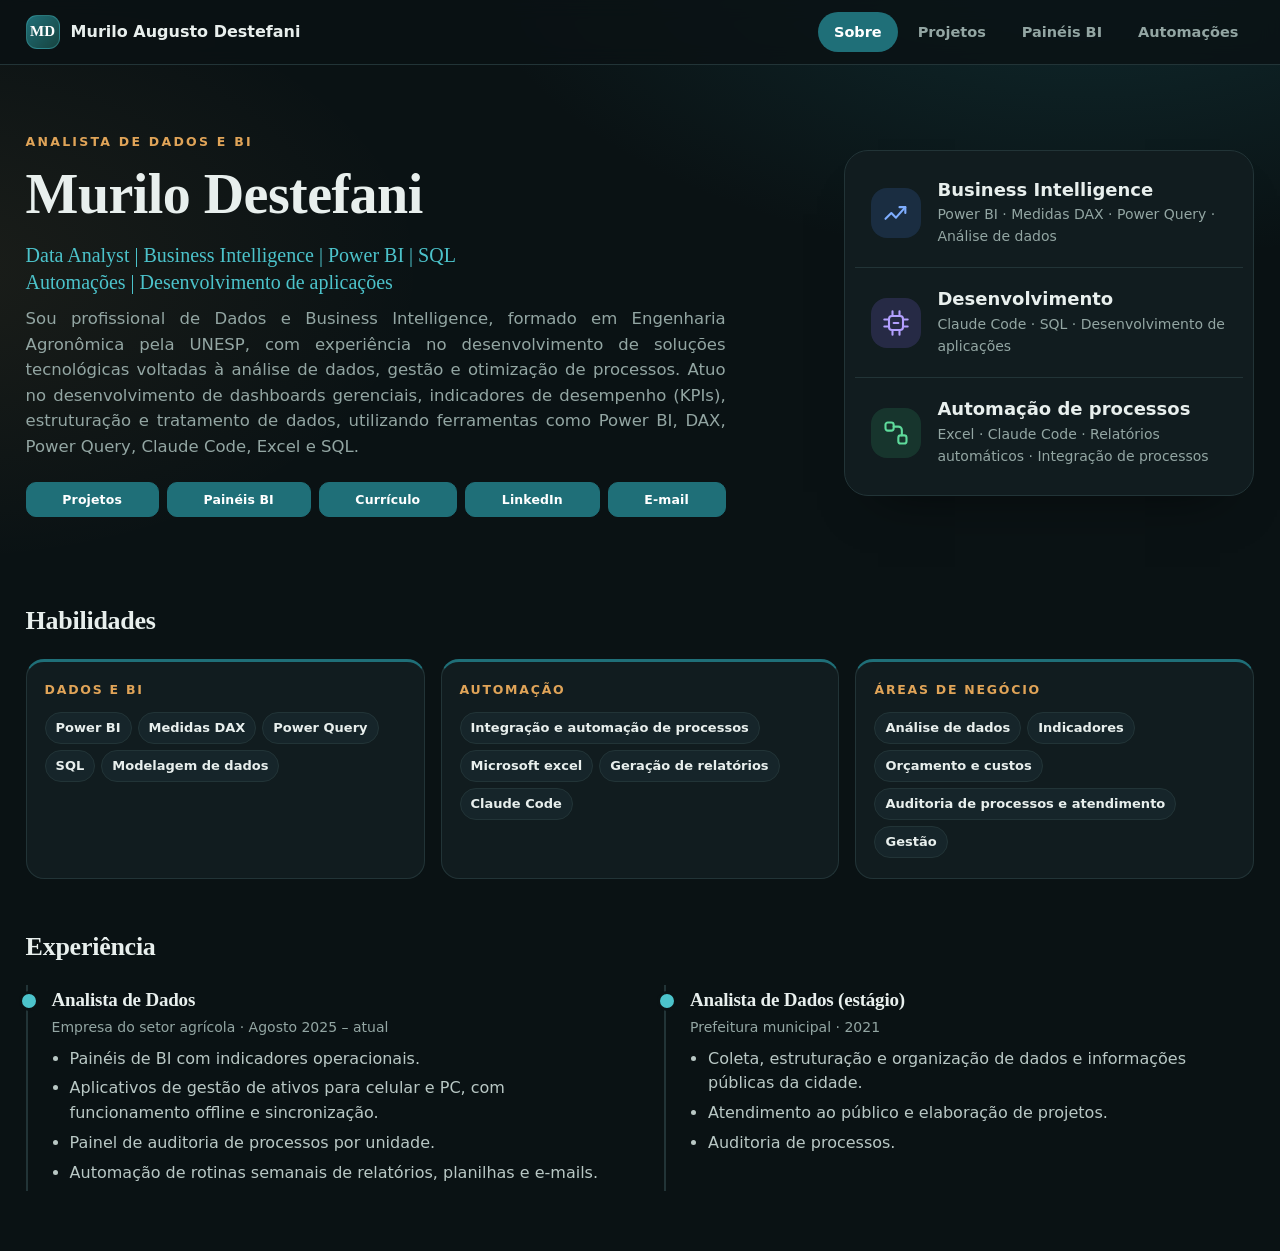
<file: index.html>
<!doctype html>
<html lang="pt-BR">
<head>
<meta charset="utf-8">
<meta name="viewport" content="width=device-width, initial-scale=1">
<title>Portfólio · Dados, painéis e automações</title>
<link rel="manifest" href="manifest.webmanifest">
<meta name="theme-color" content="#0A1214">
<link rel="apple-touch-icon" href="assets/icones/apple-touch-icon.png">
<link rel="icon" type="image/png" href="assets/icones/icone-192.png">
<meta name="description" content="Portfólio de painéis de BI, aplicativos e automações. Todos os dados e nomes são fictícios.">
<script>(function(){var h=location.hash;if((!h||h==="#sobre")&&!matchMedia("(prefers-reduced-motion: reduce)").matches){var r=document.documentElement;r.classList.add("intro");setTimeout(function(){r.classList.remove("intro")},9000);}})();</script>
<script>
/* Sempre a versão mais nova: cada visita pede os arquivos com um carimbo de hora, então o navegador não usa cópia antiga.
   (O GitHub Pages guarda cada arquivo em cache por uns 10 minutos; o carimbo faz esse prazo não valer para o site.) */
var VERSAO = Date.now();
document.write('<link rel="stylesheet" href="style.css?v=' + VERSAO + '">');
try { if (window.caches) caches.keys().then(function (ks) { ks.forEach(function (k) { caches.delete(k); }); });
      if (navigator.serviceWorker) navigator.serviceWorker.register('sw.js').catch(function () {}); } catch (e) {}
</script>
</head>
<body>
<header class="top">
  <div class="top-in">
    <div class="brand"><button type="button" class="voltar" id="voltar" aria-label="Voltar para a tela anterior" title="Voltar" hidden><svg viewBox="0 0 24 24" width="20" height="20" fill="none" stroke="currentColor" stroke-width="2.6" stroke-linecap="round" stroke-linejoin="round"><path d="M19 12H5M11 5l-7 7 7 7"/></svg></button><a class="logo" href="#sobre" id="logo"><span class="mono" id="mono"></span><span id="logoNome"></span></a></div>
    <nav class="tabs" id="tabs" role="tablist">
      <a href="#sobre" data-tab="sobre" role="tab">Sobre</a>
      <a href="#projetos" data-tab="projetos" role="tab">Projetos</a>
      <a href="#paineis" data-tab="paineis" role="tab">Painéis BI</a>
      <a href="#automacoes" data-tab="automacoes" role="tab">Automações</a>
    </nav>
  </div>
</header>

<main>
  <!-- SOBRE -->
  <section class="view" id="v-sobre">
    <div class="hero">
      <div class="hero-txt">
        <span class="kicker" id="hCargo"></span>
        <h1 id="hTitulo"></h1>
        <p class="lead" id="hHeadline"></p>
        <p class="body" id="hResumo"></p>
        <div class="cta" id="hLinks"></div>
      </div>
      <div class="areas" id="areas"></div>
    </div>

    <div class="block">
      <h2>Habilidades</h2>
      <div id="skills" class="skills"></div>
    </div>

    <div class="block">
      <h2>Experiência</h2>
      <div id="exp" class="timeline"></div>
    </div>
  </section>

  <section class="view" id="v-projetos" hidden>
    <div id="lista-projetos" class="lista-cards"></div>
    <p class="nota-fim">Dados e nomes fictícios para demonstração</p>
  </section>

  <section class="view" id="v-paineis" hidden>
    <div id="lista-paineis" class="lista-cards"></div>
    <p class="nota-fim">Dados e nomes fictícios para demonstração</p>
  </section>

  <section class="view" id="v-automacoes" hidden>
    <div id="lista-auto" class="auto-grid"></div>
    <p class="nota-fim">Dados e nomes fictícios para demonstração</p>
  </section>
</main>

<footer class="foot">
  <span>Todos os dados, nomes e valores exibidos são fictícios e servem apenas para demonstração.</span>
  <span id="fLocal"></span>
</footer>

<div class="lb" id="lb" hidden>
  <button class="lb-x" id="lbX" aria-label="Fechar">✕</button>
  <button class="lb-n lb-p" id="lbP" aria-label="Anterior">‹</button>
  <figure><img id="lbImg" alt=""><figcaption id="lbCap"></figcaption></figure>
  <button class="lb-n lb-nx" id="lbN" aria-label="Próxima">›</button>
</div>

<script>document.write('<script src="conteudo.js?v=' + VERSAO + '"><\/script><script src="app.js?v=' + VERSAO + '"><\/script>');</script>
</body>
</html>
</file>
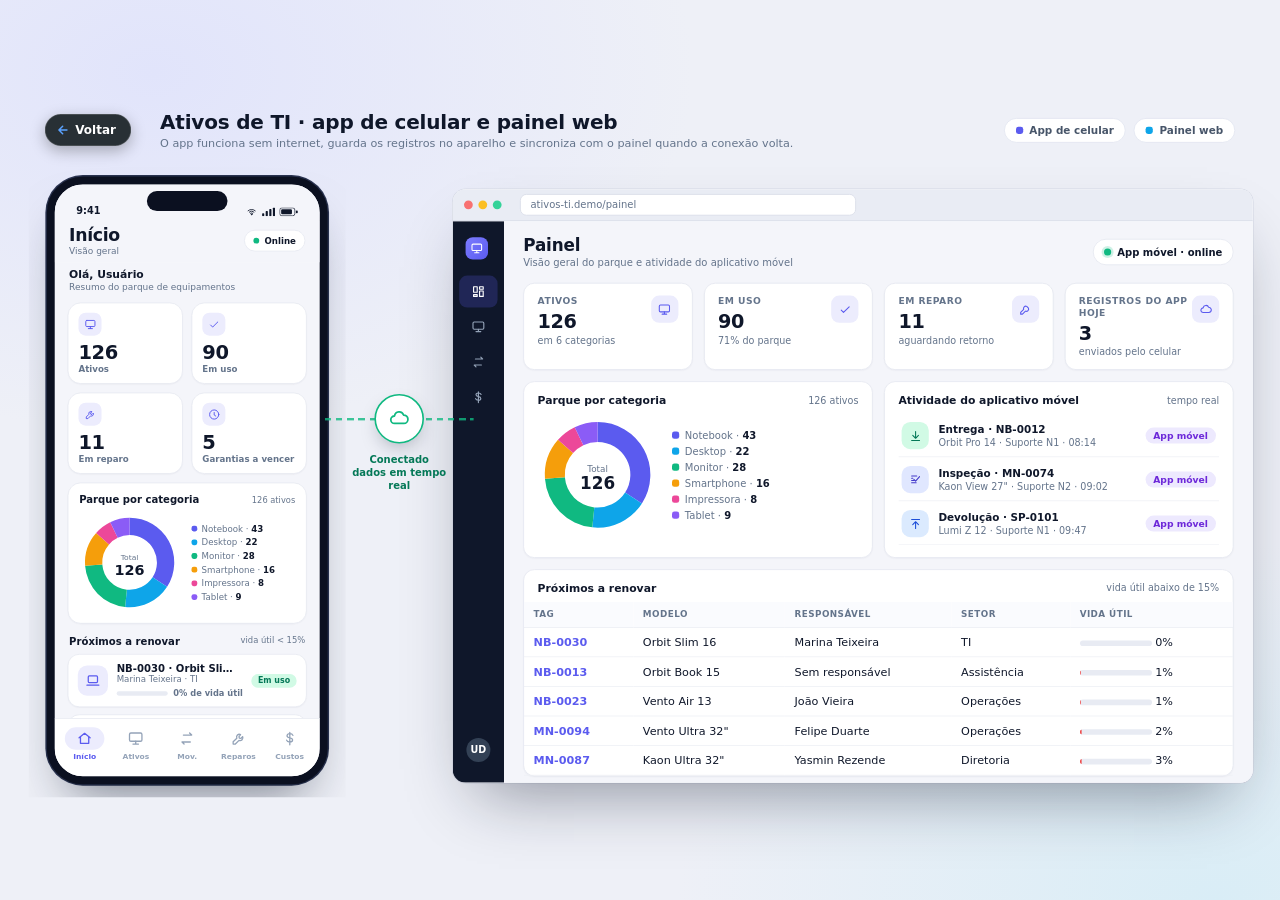
<file: demos/ativos-ti/index.html>
<!doctype html>
<html lang="pt-BR">
<head>
<meta charset="utf-8">
<meta name="viewport" content="width=device-width, initial-scale=1">
<title>Ativos de TI — app de celular + painel web (demo)</title>
<style>
*{ box-sizing:border-box; }
html,body{ margin:0; height:100%; overflow:hidden; font-family:"Segoe UI",system-ui,sans-serif; color:#0F172A; background:#EEF0F7; }
body{ background:radial-gradient(900px 600px at 12% 8%, #E1E4FB 0, transparent 60%), radial-gradient(900px 600px at 95% 100%, #D9EDF6 0, transparent 60%), #EEF0F7; }
#stage{ position:absolute; left:0; top:0; width:1600px; height:900px; transform-origin:top left; }
.head{ position:absolute; left:200px; top:26px; right:56px; display:flex; align-items:center; justify-content:space-between; }
.head h1{ margin:0; font-size:25px; letter-spacing:-.01em; } .head p{ margin:3px 0 0; color:#64748B; font-size:14px; }
.tags{ display:flex; gap:10px; } .tags span{ padding:7px 14px; border-radius:99px; background:#fff; border:1px solid #E1E5F0; font-weight:600; font-size:13px; color:#475569; display:flex; align-items:center; gap:8px; }
.tags i{ width:9px; height:9px; border-radius:3px; background:#5B5BEF; } .tags span+span i{ background:#0EA5E9; }
.mob{ position:absolute; left:36px; top:92px; width:396px; height:792px; }
.mob iframe{ width:440px; height:880px; border:0; transform:scale(.9); transform-origin:top left; background:transparent; }
.win{ position:absolute; left:566px; top:124px; width:1000px; height:742px; border-radius:16px; background:#fff; box-shadow:0 40px 80px -30px rgba(15,23,42,.45), 0 0 0 1px #D8DCE8; overflow:hidden; display:flex; flex-direction:column; }
.bar{ height:40px; background:#E9ECF4; display:flex; align-items:center; gap:7px; padding:0 14px; flex:none; border-bottom:1px solid #D8DCE8; }
.bar b{ width:11px; height:11px; border-radius:50%; background:#CBD2E0; }
.bar b:nth-child(1){ background:#F87171; } .bar b:nth-child(2){ background:#FBBF24; } .bar b:nth-child(3){ background:#34D399; }
.url{ margin-left:16px; flex:1; max-width:420px; background:#fff; border-radius:8px; padding:5px 12px; font-size:12.5px; color:#64748B; border:1px solid #D8DCE8; }
.win iframe{ border:0; flex:1; width:100%; }
.link{ position:absolute; left:432px; top:380px; width:134px; display:flex; flex-direction:column; align-items:center; gap:10px; }
.node{ width:62px; height:62px; border-radius:50%; background:#fff; display:grid; place-items:center; box-shadow:0 10px 24px -8px rgba(15,23,42,.35); border:2px solid #10B981; transition:border-color .3s; position:relative; z-index:2; }
.node svg{ width:28px; height:28px; stroke:#10B981; fill:none; stroke-width:1.9; stroke-linecap:round; stroke-linejoin:round; transition:stroke .3s; }
.wire{ position:absolute; top:30px; left:-26px; right:-26px; height:3px; background:repeating-linear-gradient(90deg,#10B981 0 8px,transparent 8px 14px); z-index:1; opacity:.8; transition:opacity .3s; }
.link.off .node{ border-color:#94A3B8; } .link.off .node svg{ stroke:#94A3B8; } .link.off .wire{ background:repeating-linear-gradient(90deg,#CBD5E1 0 6px,transparent 6px 14px); opacity:.9; }
.link.sync .node{ border-color:#3B82F6; } .link.sync .node svg{ stroke:#3B82F6; animation:giro 1s linear infinite; } .link.sync .wire{ background:repeating-linear-gradient(90deg,#3B82F6 0 8px,transparent 8px 14px); animation:corre .6s linear infinite; }
@keyframes giro{ to{ transform:rotate(360deg); } } @keyframes corre{ to{ background-position:14px 0; } }
.lbl{ font-size:12.5px; font-weight:700; text-align:center; line-height:1.3; margin-top:2px; max-width:130px; color:#047857; transition:color .3s; z-index:2; }
.link.off .lbl{ color:#64748B; } .link.sync .lbl{ color:#1D4ED8; }
.pk{ position:absolute; top:24px; left:-20px; width:15px; height:15px; border-radius:5px; background:#5B5BEF; box-shadow:0 0 0 4px rgba(91,91,239,.25); z-index:3; opacity:0; }
.pk.go{ animation:voa .9s ease-in forwards; }
@keyframes voa{ 0%{ left:-20px; opacity:1; } 100%{ left:140px; opacity:0; } }
</style>
<style>#stage .demo-voltar{position:absolute;left:56px;top:30px;z-index:50;font-size:15px;padding:10px 18px 10px 14px}.demo-voltar{display:inline-flex;align-items:center;gap:7px;padding:8px 15px 8px 11px;border-radius:99px;background:rgba(10,18,20,.86);color:#fff;font:700 13px "Segoe UI",system-ui,sans-serif;text-decoration:none;border:1px solid rgba(255,255,255,.2);box-shadow:0 6px 18px rgba(0,0,0,.28);cursor:pointer}.demo-voltar:hover{background:rgba(31,111,120,.95)}.demo-voltar svg{stroke:#5AA2FF}</style>
</head>
<body>
<div id="stage">
  <a class="demo-voltar" href="../../index.html#projetos" aria-label="Voltar ao portfólio"><svg viewBox="0 0 24 24" width="16" height="16" fill="none" stroke-width="2.8" stroke-linecap="round" stroke-linejoin="round"><path d="M19 12H5M11 5l-7 7 7 7"/></svg>Voltar</a>
  <div class="head"><div><h1>Ativos de TI · app de celular e painel web</h1><p>O app funciona sem internet, guarda os registros no aparelho e sincroniza com o painel quando a conexão volta.</p></div>
    <div class="tags"><span><i></i>App de celular</span><span><i></i>Painel web</span></div></div>
  <div class="mob"><iframe id="mob" src="mobile.html" title="App de celular"></iframe></div>
  <div class="link" id="link"><div class="wire"></div><div class="pk" id="pk"></div><div class="node" id="node"></div><div class="lbl" id="lbl"></div></div>
  <div class="win"><div class="bar"><b></b><b></b><b></b><div class="url">ativos-ti.demo/painel</div></div><iframe id="pc" src="pc.html" title="Painel web"></iframe></div>
</div>
<script>
function fit(){const s=Math.min(innerWidth/1600,innerHeight/900),st=document.getElementById('stage');st.style.transform='scale('+s+')';st.style.left=((innerWidth-1600*s)/2)+'px';st.style.top=((innerHeight-900*s)/2)+'px';}
addEventListener('resize',fit);fit();
const ICO={online:'<svg viewBox="0 0 24 24"><path d="M7 17a4 4 0 0 1 0-8 5 5 0 0 1 9.7-1A4.5 4.5 0 0 1 17 17z"/></svg>',off:'<svg viewBox="0 0 24 24"><path d="M3 3l18 18M8.5 8.2A6 6 0 0 0 7 20h10.5a4 4 0 0 0 1.6-.3M18 10a6 6 0 0 0-8.5-3.6"/></svg>',sync:'<svg viewBox="0 0 24 24"><path d="M20 8a8 8 0 0 0-14-3M4 4v4h4M4 16a8 8 0 0 0 14 3M20 20v-4h-4"/></svg>'};
let est='online',pend=0;
function paint(){const l=document.getElementById('link');l.className='link '+(est==='offline'?'off':est==='syncing'?'sync':'');
  document.getElementById('node').innerHTML=ICO[est==='offline'?'off':est==='syncing'?'sync':'online'];
  document.getElementById('lbl').innerHTML=est==='offline'?'Sem internet'+(pend?'<br>'+pend+' na fila do celular':'<br>dados salvos no aparelho'):est==='syncing'?'Sincronizando…':'Conectado<br>dados em tempo real';}
const canal='BroadcastChannel' in window?new BroadcastChannel('ativos-sync'):null;
if(canal)canal.onmessage=e=>{const m=e.data;if(m.type==='conn'){est=m.state;pend=m.pend||0;paint();}
  else if(m.type==='registro'){const p=document.getElementById('pk');p.classList.remove('go');void p.offsetWidth;p.classList.add('go');}};
paint();
</script>
<script src="../mobile.js"></script>
</body>
</html>
</file>
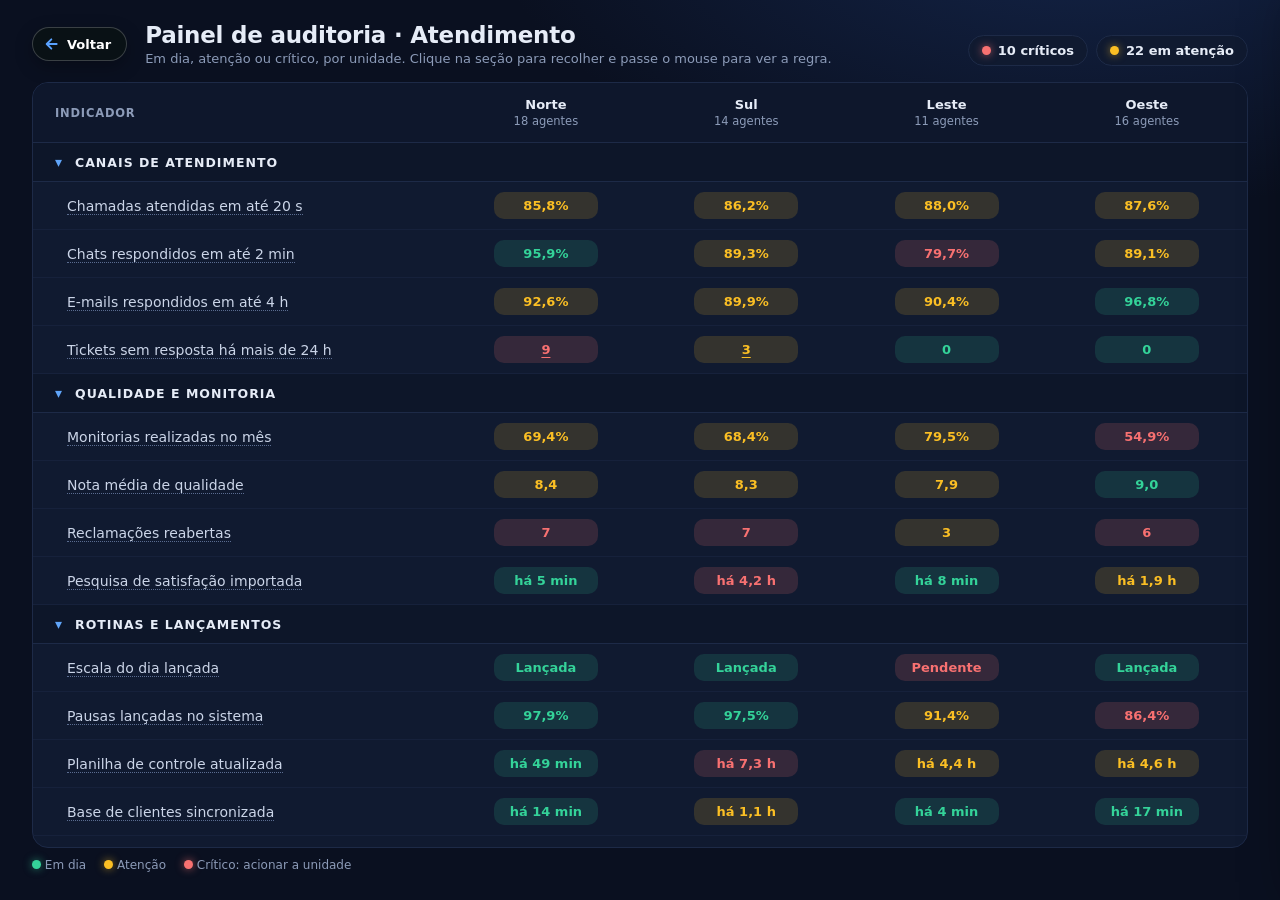
<file: demos/auditoria/index.html>
<!doctype html>
<html lang="pt-BR">
<head>
<meta charset="utf-8">
<meta name="viewport" content="width=1280">
<title>Painel de auditoria de atendimento — Demo</title>
<style>
:root{ --bg:#0A1020; --card:#101A30; --card2:#0D1528; --line:#1D2A47; --ink:#E6ECF7; --muted:#8C9BB8; --ok:#34D399; --warn:#FBBF24; --bad:#F87171; --brand:#60A5FA; }
*{ box-sizing:border-box; }
html,body{ margin:0; height:100%; background:var(--bg); color:var(--ink); font-family:"Segoe UI",system-ui,sans-serif; font-size:14px; }
body{ background:radial-gradient(1000px 500px at 85% -10%, #14254A 0, transparent 60%), var(--bg); }
.wrap{ max-width:1400px; margin:0 auto; padding:22px 32px 28px; height:100%; display:flex; flex-direction:column; }
header{ display:flex; align-items:flex-end; justify-content:space-between; gap:20px; margin-bottom:16px; }
h1{ margin:0; font-size:23px; font-weight:700; letter-spacing:-.01em; }
.sub{ color:var(--muted); font-size:13px; margin-top:3px; }
.right{ display:flex; gap:10px; align-items:center; }
.sum{ display:flex; gap:8px; }
.sum span{ display:flex; align-items:center; gap:7px; padding:7px 13px; border-radius:99px; background:var(--card); border:1px solid var(--line); font-weight:600; font-size:13px; }
.dot{ width:9px; height:9px; border-radius:50%; display:inline-block; }
.d-ok{ background:var(--ok); box-shadow:0 0 8px rgba(52,211,153,.6); } .d-warn{ background:var(--warn); box-shadow:0 0 8px rgba(251,191,36,.6); } .d-bad{ background:var(--bad); box-shadow:0 0 8px rgba(248,113,113,.7); }
.board, .dt{ scrollbar-color:#2A3A5E #0E172C; scrollbar-width:thin; }
.board{ background:var(--card); border:1px solid var(--line); border-radius:16px; overflow:hidden; flex:1; min-height:0; overflow-y:auto; }
table{ width:100%; border-collapse:collapse; table-layout:fixed; }
col.k{ width:34%; }
thead th{ position:sticky; top:0; z-index:2; background:#0E172C; padding:14px 12px; text-align:center; font-size:13px; border-bottom:1px solid var(--line); }
thead th:first-child{ text-align:left; padding-left:22px; color:var(--muted); font-weight:600; text-transform:uppercase; font-size:11.5px; letter-spacing:.07em; }
thead th small{ display:block; color:var(--muted); font-weight:500; font-size:11.5px; margin-top:2px; }
tr.sec td{ background:#0D1629; padding:11px 22px; cursor:pointer; border-bottom:1px solid var(--line); border-top:1px solid var(--line); user-select:none; }
tr.sec td.c{ text-align:center; padding:11px 8px; font-size:12.5px; color:var(--muted); }
tr.sec b{ font-size:12.5px; text-transform:uppercase; letter-spacing:.08em; }
tr.sec .chev{ display:inline-block; width:14px; transition:transform .2s; color:var(--brand); margin-right:6px; }
tr.sec.closed .chev{ transform:rotate(-90deg); }
tr.sec .mini{ display:inline-flex; gap:10px; }
tr.sec .mini i{ font-style:normal; display:inline-flex; align-items:center; gap:5px; font-weight:700; }
tr.row td{ padding:10px 12px; border-bottom:1px solid #16213B; text-align:center; }
tr.row td:first-child{ text-align:left; padding-left:34px; color:#CBD5E8; }
tr.row:hover td{ background:#12203C; }
.k-name{ border-bottom:1px dotted #5A6C90; cursor:help; }
.cell{ display:inline-flex; align-items:center; justify-content:center; gap:8px; min-width:104px; padding:6px 12px; border-radius:10px; font-weight:700; font-size:13px; cursor:default; }
.c-ok{ background:rgba(52,211,153,.14); color:var(--ok); } .c-warn{ background:rgba(251,191,36,.15); color:var(--warn); } .c-bad{ background:rgba(248,113,113,.16); color:var(--bad); }
.cell.link{ cursor:pointer; text-decoration:underline; text-underline-offset:3px; }
.cell.link:hover{ filter:brightness(1.25); }
#tip{ position:fixed; z-index:50; background:#050A16; border:1px solid #2A3A5E; border-radius:10px; padding:10px 13px; font-size:12.5px; color:#D6DFF0; max-width:290px; pointer-events:none; opacity:0; transition:opacity .12s; box-shadow:0 12px 30px rgba(0,0,0,.5); line-height:1.45; }
#tip b{ color:#fff; display:block; margin-bottom:3px; }
#drawer{ position:fixed; top:0; right:0; bottom:0; width:720px; background:#0C1427; border-left:1px solid var(--line); box-shadow:-20px 0 50px rgba(0,0,0,.45); transform:translateX(105%); transition:transform .28s ease; z-index:40; padding:22px 24px; display:flex; flex-direction:column; }
#drawer.open{ transform:none; }
#drawer h2{ margin:0 0 3px; font-size:18px; } #drawer .sub{ margin-bottom:14px; }
.btnx{ position:absolute; top:18px; right:20px; background:var(--card); color:var(--ink); border:1px solid var(--line); border-radius:10px; padding:7px 14px; font:inherit; font-weight:600; cursor:pointer; }
.dt{ overflow:auto; border:1px solid var(--line); border-radius:12px; }
.dt table{ table-layout:auto; } .dt th{ position:sticky; top:0; background:#0E172C; text-align:left; padding:10px 12px; font-size:11.5px; color:var(--muted); text-transform:uppercase; letter-spacing:.06em; border-bottom:1px solid var(--line); }
.dt td{ padding:10px 10px; border-bottom:1px solid #16213B; white-space:nowrap; text-align:left; }
.tagc{ display:inline-block; padding:2px 9px; border-radius:99px; font-size:12px; font-weight:700; }
.shade{ position:fixed; inset:0; background:rgba(2,6,16,.5); opacity:0; pointer-events:none; transition:opacity .25s; z-index:30; }
.shade.on{ opacity:1; pointer-events:auto; }
.foot{ color:var(--muted); font-size:12px; margin-top:10px; display:flex; gap:18px; }
</style>
<style>.demo-voltar{margin-right:18px;flex:none}.demo-voltar{display:inline-flex;align-items:center;gap:7px;padding:8px 15px 8px 11px;border-radius:99px;background:rgba(10,18,20,.86);color:#fff;font:700 13px "Segoe UI",system-ui,sans-serif;text-decoration:none;border:1px solid rgba(255,255,255,.2);box-shadow:0 6px 18px rgba(0,0,0,.28);cursor:pointer}.demo-voltar:hover{background:rgba(31,111,120,.95)}.demo-voltar svg{stroke:#5AA2FF}</style>
</head>
<body>
<div class="wrap">
  <header>
    <div style="display:flex;align-items:center"><a class="demo-voltar" href="../../index.html#projetos" aria-label="Voltar ao portfólio"><svg viewBox="0 0 24 24" width="16" height="16" fill="none" stroke-width="2.8" stroke-linecap="round" stroke-linejoin="round"><path d="M19 12H5M11 5l-7 7 7 7"/></svg>Voltar</a><div><h1>Painel de auditoria · Atendimento</h1><div class="sub">Em dia, atenção ou crítico, por unidade. Clique na seção para recolher e passe o mouse para ver a regra.</div></div></div>
    <div class="right"><div class="sum" id="sum"></div></div>
  </header>
  <div class="board"><table id="tab"></table></div>
  <div class="foot"><span><i class="dot d-ok"></i> Em dia</span><span><i class="dot d-warn"></i> Atenção</span><span><i class="dot d-bad"></i> Crítico: acionar a unidade</span></div>
</div>
<div class="shade" id="shade"></div>
<aside id="drawer"></aside>
<div id="tip"></div>
<script>
function mulberry32(a){return function(){a|=0;a=a+0x6D2B79F5|0;let t=Math.imul(a^a>>>15,1|a);t=t+Math.imul(t^t>>>7,61|t)^t;return((t^t>>>14)>>>0)/4294967296}}
const rnd=mulberry32(11), between=(a,b)=>a+rnd()*(b-a), pick=a=>a[Math.floor(rnd()*a.length)];
const UN=[{n:'Norte',ag:'18 agentes'},{n:'Sul',ag:'14 agentes'},{n:'Leste',ag:'11 agentes'},{n:'Oeste',ag:'16 agentes'}];
const pct=v=>v.toFixed(1).replace('.',',')+'%', tmp=m=>m<60?'há '+Math.round(m)+' min':'há '+(m/60).toFixed(1).replace('.',',')+' h';
// regras: devolvem 0 (em dia), 1 (atenção) ou 2 (crítico)
const hi=(a,b)=>v=>v>=a?0:v>=b?1:2, lo=(a,b)=>v=>v<=a?0:v<=b?1:2;
const SEC=[
 {t:'Canais de atendimento',rows:[
  {n:'Chamadas atendidas em até 20 s',src:'Telefonia',regra:'Em dia ≥ 90%; atenção entre 80% e 90%; crítico abaixo de 80%.',g:()=>between(74,97),f:pct,r:hi(90,80)},
  {n:'Chats respondidos em até 2 min',src:'Plataforma de chat',regra:'Em dia ≥ 92%; atenção entre 85% e 92%; crítico abaixo de 85%.',g:()=>between(78,99),f:pct,r:hi(92,85)},
  {n:'E-mails respondidos em até 4 h',src:'Caixa de e-mail compartilhada',regra:'Em dia ≥ 95%; atenção entre 88% e 95%; crítico abaixo de 88%.',g:()=>between(82,99.5),f:pct,r:hi(95,88)},
  {n:'Tickets sem resposta há mais de 24 h',src:'Sistema de tickets',regra:'Em dia: nenhum; atenção: 1 a 5; crítico: mais de 5. Clique para ver a lista.',g:()=>Math.round(rnd()<.35?0:between(1,13)),f:v=>String(v),r:lo(0,5),link:true}]},
 {t:'Qualidade e monitoria',rows:[
  {n:'Monitorias realizadas no mês',src:'Planilha de monitoria',regra:'Percentual da meta mensal. Em dia ≥ 85%; atenção ≥ 60%; crítico abaixo.',g:()=>between(48,102),f:pct,r:hi(85,60)},
  {n:'Nota média de qualidade',src:'Formulário de monitoria',regra:'Escala de 0 a 10. Em dia ≥ 8,5; atenção ≥ 7,5; crítico abaixo.',g:()=>between(6.8,9.4),f:v=>v.toFixed(1).replace('.',','),r:hi(8.5,7.5)},
  {n:'Reclamações reabertas',src:'Sistema de tickets',regra:'Em dia ≤ 2; atenção ≤ 5; crítico acima de 5.',g:()=>Math.round(between(0,9)),f:v=>String(v),r:lo(2,5)},
  {n:'Pesquisa de satisfação importada',src:'Integração de pesquisa',regra:'Tempo desde a última importação. Em dia < 30 min; atenção < 2 h; crítico acima.',g:()=>rnd()<.6?between(4,28):between(35,260),f:tmp,r:lo(30,120)}]},
 {t:'Rotinas e lançamentos',rows:[
  {n:'Escala do dia lançada',src:'Planilha de escala',regra:'Em dia: lançada. Crítico: pendente após as 8h.',g:()=>rnd()<.78?0:1,f:v=>v?'Pendente':'Lançada',r:v=>v?2:0},
  {n:'Pausas lançadas no sistema',src:'Controle de jornada',regra:'Em dia ≥ 97%; atenção ≥ 90%; crítico abaixo de 90%.',g:()=>between(86,100),f:pct,r:hi(97,90)},
  {n:'Planilha de controle atualizada',src:'Servidor de arquivos',regra:'Tempo desde a última gravação. Em dia < 2 h; atenção < 6 h; crítico acima.',g:()=>between(10,520),f:tmp,r:lo(120,360)},
  {n:'Base de clientes sincronizada',src:'CRM',regra:'Em dia < 30 min; atenção < 3 h; crítico acima.',g:()=>rnd()<.7?between(3,25):between(40,330),f:tmp,r:lo(30,180)}]}
];
SEC.forEach(s=>s.rows.forEach(r=>{r.v=UN.map(()=>{const x=r.g();return{x,s:r.r(x),t:r.f(x)}});}));
const closed={}; const CL=['c-ok','c-warn','c-bad'], DOT=['d-ok','d-warn','d-bad'];
function resumo(){let w=0,b=0;SEC.forEach(s=>s.rows.forEach(r=>r.v.forEach(c=>{if(c.s===1)w++;if(c.s===2)b++;})));
  document.getElementById('sum').innerHTML=`<span><i class="dot d-bad"></i>${b} críticos</span><span><i class="dot d-warn"></i>${w} em atenção</span>`;}
function render(){const t=document.getElementById('tab');
  let h=`<colgroup><col class="k"></colgroup><thead><tr><th>Indicador</th>${UN.map(u=>`<th>${u.n}<small>${u.ag}</small></th>`).join('')}</tr></thead><tbody>`;
  SEC.forEach((s,si)=>{const fechada=closed[si];
    h+=`<tr class="sec ${fechada?'closed':''}" data-s="${si}"><td><span class="chev">▾</span><b>${s.t}</b></td>`;
    UN.forEach((u,ui)=>{ if(fechada){const c=[0,0,0];s.rows.forEach(r=>c[r.v[ui].s]++);h+=`<td class="c"><span class="mini">${c[2]?`<i style="color:var(--bad)"><span class="dot d-bad"></span>${c[2]}</i>`:''}${c[1]?`<i style="color:var(--warn)"><span class="dot d-warn"></span>${c[1]}</i>`:''}${!c[1]&&!c[2]?'<i style="color:var(--ok)"><span class="dot d-ok"></span>ok</i>':''}</span></td>`;} else h+='<td class="c"></td>'; });
    h+='</tr>';
    if(!fechada) s.rows.forEach((r,ri)=>{h+=`<tr class="row"><td><span class="k-name" data-tip="${si}.${ri}">${r.n}</span></td>${r.v.map((c,ui)=>`<td><span class="cell ${CL[c.s]} ${r.link&&c.x>0?'link':''}" ${r.link&&c.x>0?`data-d="${ui}"`:''} data-c="${si}.${ri}.${ui}">${c.t}</span></td>`).join('')}</tr>`;});
  });
  t.innerHTML=h+'</tbody>';}
const tip=document.getElementById('tip');
document.addEventListener('mousemove',e=>{if(document.getElementById('drawer').classList.contains('open')){tip.style.opacity=0;return;}const k=e.target.closest('[data-tip]'),c=e.target.closest('[data-c]');let html='';
  if(k){const [s,r]=k.dataset.tip.split('.').map(Number),x=SEC[s].rows[r];html=`<b>${x.n}</b>Fonte: ${x.src}<br>${x.regra}`;}
  else if(c){const [s,r,u]=c.dataset.c.split('.').map(Number),x=SEC[s].rows[r],v=x.v[u];html=`<b>${UN[u].n} · ${x.n}</b>${['Em dia','Atenção','Crítico: acionar a unidade'][v.s]}`+(x.link&&v.x>0?'<br>Clique para abrir a lista de tickets.':'');}
  if(!html){tip.style.opacity=0;return;} tip.innerHTML=html;tip.style.opacity=1;
  const w=tip.offsetWidth,hh=tip.offsetHeight;tip.style.left=Math.min(innerWidth-w-12,e.clientX+16)+'px';tip.style.top=Math.min(innerHeight-hh-12,e.clientY+18)+'px';});
document.getElementById('tab').addEventListener('click',e=>{
  const l=e.target.closest('[data-d]'); if(l){abrir(Number(l.dataset.d));return;}
  const s=e.target.closest('tr.sec'); if(s){const i=Number(s.dataset.s);closed[i]=!closed[i];render();}});
const CLIENTES=['Mercado Alfa','Clínica Vida','Oficina do Zé','Escola Prisma','Padaria Trigo','Studio Íris','Hotel Mirante','Farmácia Central','Loja Horizonte','Transportes Rota','Café Aurora','Ótica Visão'];
const AGENTES=['Larissa M.','Pedro H.','Camila R.','Tiago S.','Bianca L.','Rafael D.','Mônica A.','Gustavo P.'];
function abrir(ui){tip.style.opacity=0;const n=UN[ui].n,q=SEC[0].rows[3].v[ui].x;const rows=Array.from({length:Math.min(q,12)},(_,i)=>({id:48200+Math.floor(rnd()*900),c:pick(CLIENTES),ch:pick(['E-mail','Chat','Formulário']),h:Math.round(between(25,96)),a:pick(AGENTES),p:pick(['Alta','Média','Baixa'])}));
  document.getElementById('drawer').innerHTML=`<button class="btnx" onclick="fechar()">Fechar</button><h2>Tickets sem resposta · ${n}</h2><div class="sub">${q} ticket${q>1?'s':''} aguardando retorno há mais de 24 h</div><div class="dt"><table><thead><tr><th>Ticket</th><th>Cliente</th><th>Canal</th><th>Aguardando</th><th>Responsável</th><th>Prioridade</th></tr></thead><tbody>${rows.map(r=>`<tr><td><b style="color:var(--brand)">#${r.id}</b></td><td>${r.c}</td><td>${r.ch}</td><td>${r.h} h</td><td>${r.a}</td><td><span class="tagc" style="background:${r.p==='Alta'?'rgba(248,113,113,.16);color:var(--bad)':r.p==='Média'?'rgba(251,191,36,.15);color:var(--warn)':'rgba(140,155,184,.18);color:#B6C3DC'}">${r.p}</span></td></tr>`).join('')}</tbody></table></div>`;
  document.getElementById('drawer').classList.add('open');document.getElementById('shade').classList.add('on');}
function fechar(){document.getElementById('drawer').classList.remove('open');document.getElementById('shade').classList.remove('on');}
document.getElementById('shade').onclick=fechar;document.addEventListener('keydown',e=>{if(e.key==='Escape')fechar();});
resumo();render();
</script>
<script src="../mobile.js"></script>
</body>
</html>
</file>
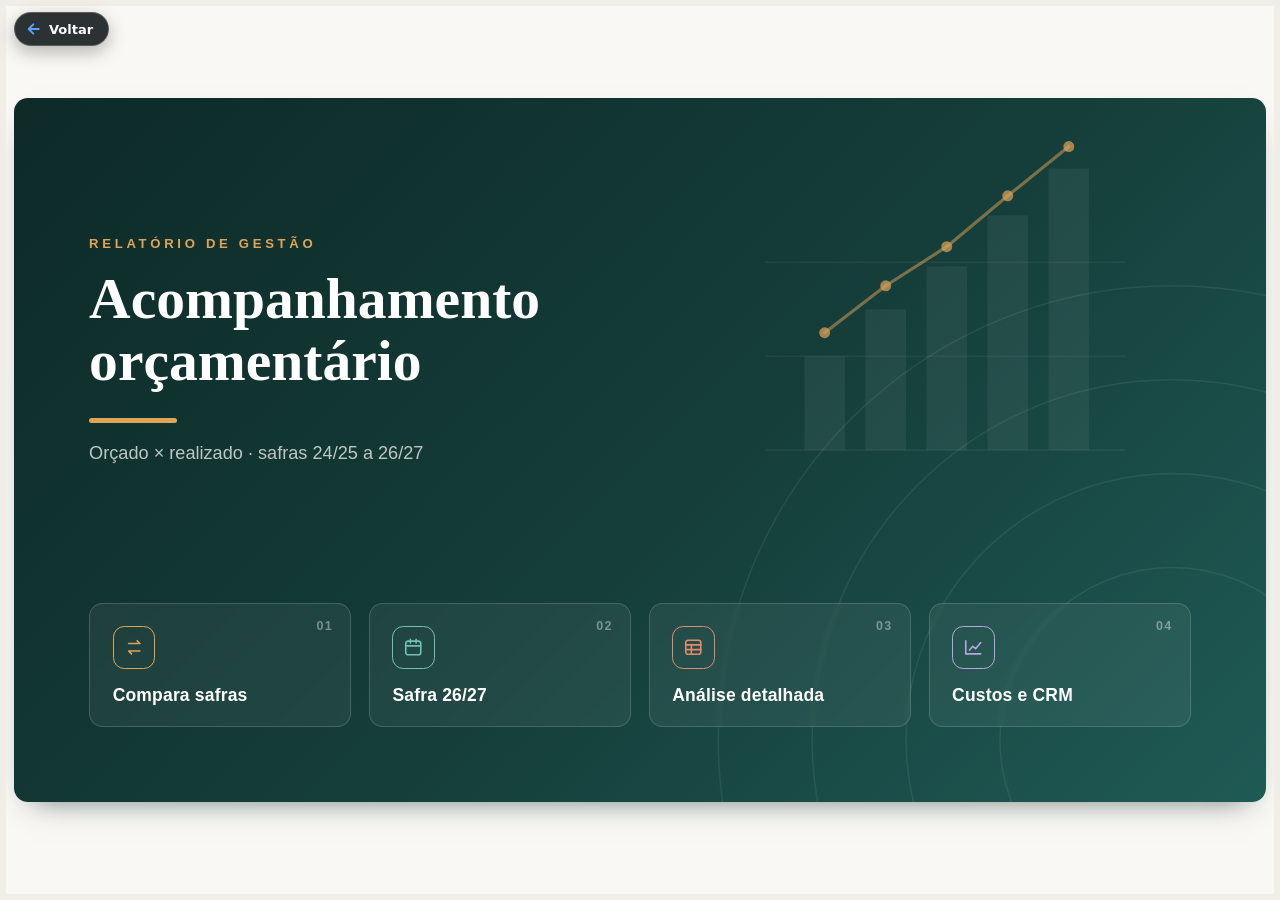
<file: demos/orcamento/index.html>
<!doctype html>
<html lang="pt-BR" translate="no">
<head>
<meta charset="utf-8">
<meta name="viewport" content="width=1280">
<meta name="google" content="notranslate">
<title>Orçamentos de Manutenção — Demo</title>
<link rel="stylesheet" href="estilo.css">
<script src="dados.js"></script>
<style>.demo-voltar{position:fixed;left:14px;top:12px;z-index:99999}.demo-voltar{display:inline-flex;align-items:center;gap:7px;padding:8px 15px 8px 11px;border-radius:99px;background:rgba(10,18,20,.86);color:#fff;font:700 13px "Segoe UI",system-ui,sans-serif;text-decoration:none;border:1px solid rgba(255,255,255,.2);box-shadow:0 6px 18px rgba(0,0,0,.28);cursor:pointer}.demo-voltar:hover{background:rgba(31,111,120,.95)}.demo-voltar svg{stroke:#5AA2FF}#or-detail .or-rail{ padding-top:64px !important; }</style>
</head>
<body>
<a class="demo-voltar" href="../../index.html#paineis" aria-label="Voltar ao portfólio"><svg viewBox="0 0 24 24" width="16" height="16" fill="none" stroke-width="2.8" stroke-linecap="round" stroke-linejoin="round"><path d="M19 12H5M11 5l-7 7 7 7"/></svg>Voltar</a>
<div id="app-shell">
<main class="main">
<div class="view" id="view-paineis">
<div class="report-detail" id="or-detail">
        <div class="report-detail-bar">
          
          <h2 class="report-detail-title">Orçamentos de Manutenção</h2>
          <div class="report-detail-actions">
            <button type="button" id="or-limpar" class="manuals-toolbar-btn">Limpar filtros</button>
          </div>
        </div>
        <div class="report-detail-body"><div id="or-root"></div></div>
      </div>
</div>
</main>
</div>
<script src="portal.js"></script>
<script src="viewmodel.js"></script>
<script src="painel.js"></script>

<script>document.addEventListener("DOMContentLoaded", function () { window.Orcamento.open(); });</script>
<script src="../mobile.js"></script>
</body>
</html>
</file>
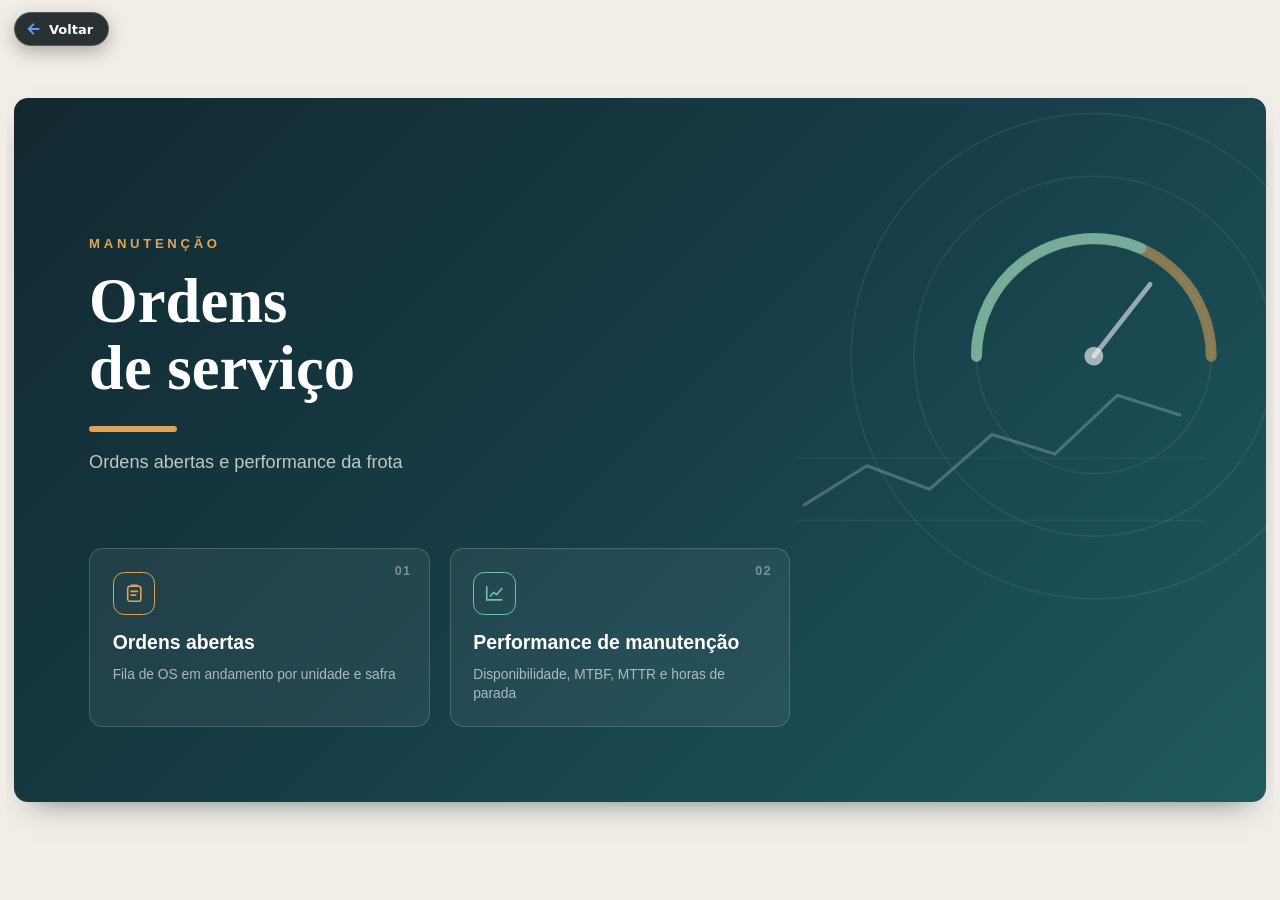
<file: demos/os/index.html>
<!doctype html>
<html lang="pt-BR" translate="no">
<head>
<meta charset="utf-8">
<meta name="viewport" content="width=1280">
<meta name="google" content="notranslate">
<title>Ordens de serviço — Demo</title>
<link rel="stylesheet" href="estilo.css">
<script src="dados.js"></script>
<style>.demo-voltar{position:fixed;left:14px;top:12px;z-index:99999}.demo-voltar{display:inline-flex;align-items:center;gap:7px;padding:8px 15px 8px 11px;border-radius:99px;background:rgba(10,18,20,.86);color:#fff;font:700 13px "Segoe UI",system-ui,sans-serif;text-decoration:none;border:1px solid rgba(255,255,255,.2);box-shadow:0 6px 18px rgba(0,0,0,.28);cursor:pointer}.demo-voltar:hover{background:rgba(31,111,120,.95)}.demo-voltar svg{stroke:#5AA2FF}#os-detail .os-rail{ padding-top:64px !important; }</style>
</head>
<body>
<a class="demo-voltar" href="../../index.html#paineis" aria-label="Voltar ao portfólio"><svg viewBox="0 0 24 24" width="16" height="16" fill="none" stroke-width="2.8" stroke-linecap="round" stroke-linejoin="round"><path d="M19 12H5M11 5l-7 7 7 7"/></svg>Voltar</a>
<div id="app-shell">
<main class="main">
<div class="view" id="view-paineis">
<div class="report-detail" id="os-detail">
        <div class="report-detail-bar">
          
          <h2 class="report-detail-title">Ordens de serviço</h2>
          <div class="report-detail-actions">
            <button type="button" id="os-limpar" class="manuals-toolbar-btn">Limpar filtros</button>
          </div>
        </div>
        <div class="report-detail-body"><div id="os-root" style="height:100%"></div></div>
      </div>
</div>
</main>
</div>
<script src="portal.js"></script>
<script src="viewmodel.js"></script>
<script src="painel.js"></script>

<script>document.addEventListener("DOMContentLoaded", function () { window.OsPanel.open(); });</script>
<script src="../mobile.js"></script>
</body>
</html>
</file>
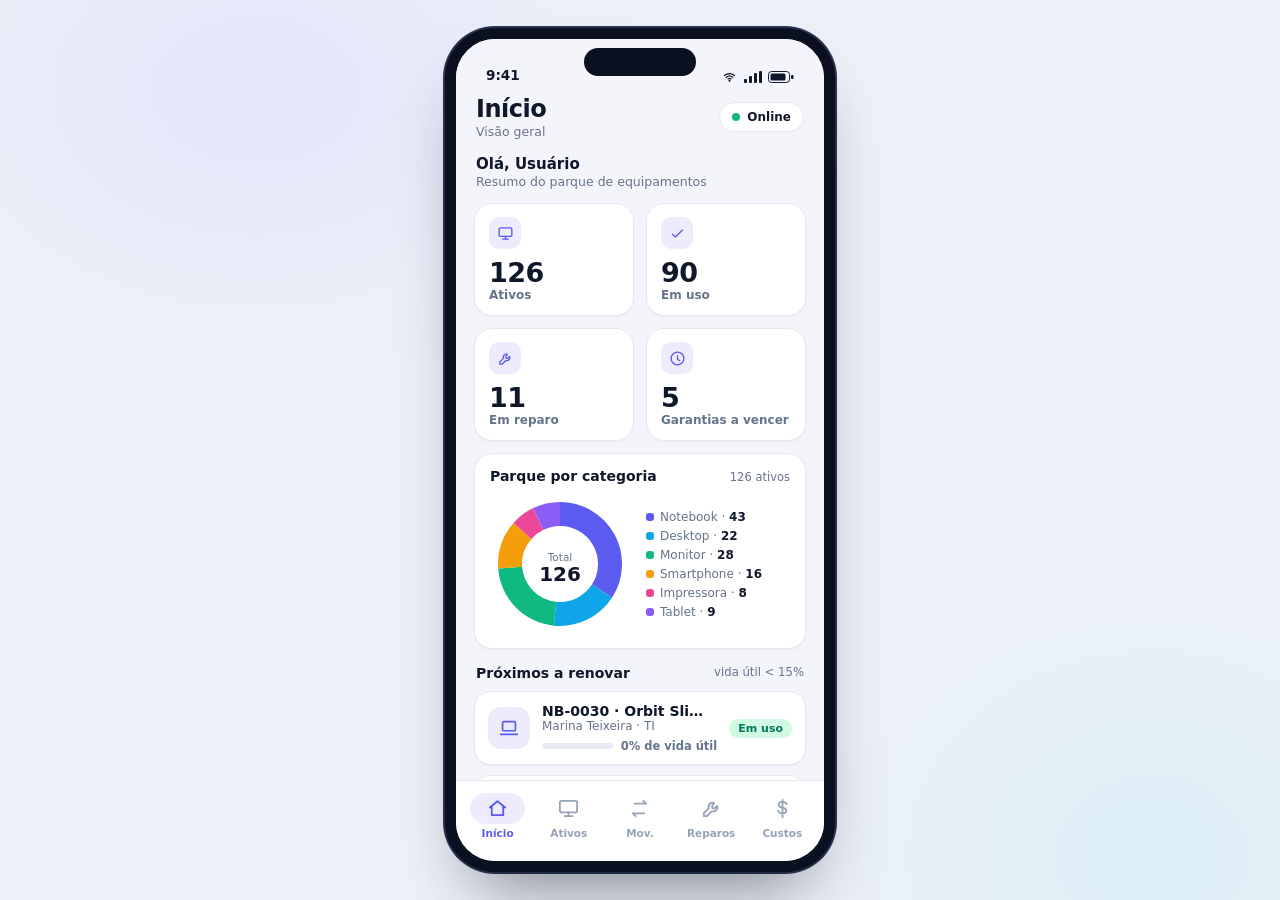
<file: demos/ativos-ti/mobile.html>
<!doctype html>
<html lang="pt-BR">
<head>
<meta charset="utf-8">
<meta name="viewport" content="width=device-width, initial-scale=1, viewport-fit=cover">
<title>Ativos de TI — App de celular (demo)</title>
<style>
:root{ --bg:#F4F5FA; --card:#FFFFFF; --ink:#0F172A; --muted:#64748B; --line:#E5E8F0; --brand:#5B5BEF; --brand-soft:#ECECFD; --ok:#10B981; --warn:#F59E0B; --bad:#EF4444; }
*{ box-sizing:border-box; -webkit-tap-highlight-color:transparent; }
html,body{ margin:0; height:100%; font-family:"Segoe UI",system-ui,sans-serif; color:var(--ink); font-size:14px; }
body{ background:radial-gradient(700px 500px at 20% 10%, #E4E6FB 0, transparent 60%), radial-gradient(600px 500px at 90% 95%, #DCEFF7 0, transparent 60%), #EEF0F7; display:flex; align-items:center; justify-content:center; }
/* moldura de celular (só em telas largas) */
.phone{ width:390px; height:844px; border-radius:50px; border:11px solid #0B1020; background:var(--bg); position:relative; overflow:hidden; display:flex; flex-direction:column; box-shadow:0 40px 70px -30px rgba(15,23,42,.55), 0 0 0 2px #2A3350; }
.notch{ position:absolute; top:9px; left:50%; transform:translateX(-50%); width:112px; height:28px; border-radius:99px; background:#0B1020; z-index:30; }
.status{ height:50px; flex:none; display:flex; align-items:flex-end; justify-content:space-between; padding:0 30px 6px; font-weight:700; font-size:13.5px; background:var(--bg); z-index:20; }
.status .ic{ display:flex; gap:6px; align-items:center; }
.status svg{ height:12px; }
.appbar{ display:flex; align-items:center; justify-content:space-between; padding:6px 20px 8px; flex:none; background:var(--bg); }
.appbar h1{ margin:0; font-size:24px; font-weight:700; letter-spacing:-.02em; }
.appbar .sub{ color:var(--muted); font-size:12.5px; margin-top:1px; }
.avatar{ width:38px; height:38px; border-radius:50%; background:linear-gradient(135deg,#7C7CFF,#5B5BEF); color:#fff; display:grid; place-items:center; font-weight:700; font-size:13px; flex:none; }
.back{ width:38px; height:38px; border-radius:50%; background:#fff; border:1px solid var(--line); display:grid; place-items:center; flex:none; margin-right:12px; color:var(--ink); }
.back svg{ width:18px; height:18px; }
.scroll{ flex:1; overflow-y:auto; padding:6px 18px 18px; scrollbar-width:none; scroll-behavior:smooth; }
.scroll::-webkit-scrollbar{ display:none; }
.tabbar{ flex:none; display:flex; justify-content:space-around; background:#fff; border-top:1px solid var(--line); padding:8px 6px 18px; }
.tab{ display:flex; flex-direction:column; align-items:center; gap:3px; color:#94A3B8; font-size:10.5px; font-weight:600; width:64px; padding:4px 0; border-radius:12px; cursor:pointer; }
.tab svg{ width:23px; height:23px; }
.tab.on{ color:var(--brand); }
.tab.on .pillbg{ background:var(--brand-soft); }
.pillbg{ padding:4px 16px; border-radius:99px; transition:background .2s; display:flex; }
.grid2{ display:grid; grid-template-columns:1fr 1fr; gap:12px; }
.card{ background:var(--card); border:1px solid var(--line); border-radius:18px; padding:14px 15px; box-shadow:0 1px 2px rgba(15,23,42,.04); margin-bottom:12px; }
.card h3{ margin:0 0 10px; font-size:14px; font-weight:700; display:flex; justify-content:space-between; align-items:baseline; }
.card h3 small{ color:var(--muted); font-weight:500; font-size:11.5px; }
.kpi{ margin:0; padding:13px 14px; }
.kpi .top{ display:flex; justify-content:space-between; align-items:center; }
.kpi .ic{ width:32px; height:32px; border-radius:10px; display:grid; place-items:center; background:var(--brand-soft); color:var(--brand); }
.kpi .ic svg{ width:17px; height:17px; }
.kpi .v{ font-size:27px; font-weight:700; margin-top:8px; letter-spacing:-.02em; }
.kpi .l{ color:var(--muted); font-size:12px; font-weight:600; }
.hello{ margin:2px 2px 14px; }
.hello b{ font-size:15px; } .hello span{ color:var(--muted); display:block; font-size:12.5px; margin-top:1px; }
.item{ display:flex; align-items:center; gap:12px; background:#fff; border:1px solid var(--line); border-radius:16px; padding:11px 13px; margin-bottom:10px; cursor:pointer; box-shadow:0 1px 2px rgba(15,23,42,.04); }
.item .ico{ width:42px; height:42px; border-radius:13px; background:var(--brand-soft); color:var(--brand); display:grid; place-items:center; flex:none; }
.item .ico svg{ width:22px; height:22px; }
.item .info{ flex:1; min-width:0; }
.item b{ display:block; font-size:14px; white-space:nowrap; overflow:hidden; text-overflow:ellipsis; }
.item span.s{ color:var(--muted); font-size:12px; display:block; white-space:nowrap; overflow:hidden; text-overflow:ellipsis; }
.mini{ display:flex; align-items:center; gap:8px; margin-top:6px; font-size:11.5px; color:var(--muted); font-weight:600; }
.bar{ height:6px; background:#E8EBF3; border-radius:99px; flex:1; overflow:hidden; }
.bar i{ display:block; height:100%; border-radius:99px; }
.pill{ display:inline-block; padding:3px 9px; border-radius:99px; font-size:11px; font-weight:700; white-space:nowrap; }
.p-ok{ background:#D1FAE5; color:#047857; } .p-warn{ background:#FEF3C7; color:#B45309; } .p-bad{ background:#FEE2E2; color:#B91C1C; } .p-mute{ background:#E2E8F0; color:#475569; } .p-info{ background:#DBEAFE; color:#1D4ED8; }
.chips{ display:flex; gap:8px; overflow-x:auto; padding:2px 0 12px; scrollbar-width:none; }
.chips::-webkit-scrollbar{ display:none; }
.chip{ padding:7px 14px; border-radius:99px; background:#fff; border:1px solid var(--line); font-weight:600; color:var(--muted); font-size:12.5px; white-space:nowrap; cursor:pointer; }
.chip.on{ background:var(--brand); border-color:var(--brand); color:#fff; }
.field{ display:flex; align-items:center; gap:9px; background:#fff; border:1px solid var(--line); border-radius:14px; padding:11px 14px; color:var(--muted); margin-bottom:12px; }
.field svg{ width:18px; height:18px; flex:none; }
.field input{ border:none; outline:none; font:inherit; width:100%; background:transparent; color:var(--ink); }
.seg{ display:flex; background:#E6E8F2; border-radius:12px; padding:3px; margin-bottom:12px; }
.seg span{ flex:1; text-align:center; padding:8px 0; border-radius:10px; font-weight:700; font-size:12.5px; color:var(--muted); cursor:pointer; }
.seg span.on{ background:#fff; color:var(--ink); box-shadow:0 1px 3px rgba(15,23,42,.12); }
.facts{ display:grid; grid-template-columns:1fr 1fr; gap:13px 14px; }
.facts span{ display:block; color:var(--muted); font-size:11px; text-transform:uppercase; letter-spacing:.05em; font-weight:600; }
.facts b{ font-size:14px; }
.hero{ background:linear-gradient(135deg,#5B5BEF,#7C6CF5); color:#fff; border:none; }
.hero .t{ font-size:12px; opacity:.85; font-weight:600; } .hero .n{ font-size:22px; font-weight:700; margin:2px 0 8px; } .hero .pill{ background:rgba(255,255,255,.22); color:#fff; }
.tl{ list-style:none; margin:0; padding:0; } .tl li{ display:flex; gap:12px; padding-bottom:14px; position:relative; } .tl li:before{ content:""; position:absolute; left:6px; top:16px; bottom:0; width:2px; background:var(--line); } .tl li:last-child:before{ display:none; }
.tl i{ width:14px; height:14px; border-radius:50%; background:var(--brand); border:3px solid var(--brand-soft); flex:none; margin-top:2px; box-sizing:content-box; }
.tl b{ display:block; font-size:13.5px; } .tl span{ color:var(--muted); font-size:12px; }
.step{ display:flex; align-items:center; margin-top:12px; }
.step div{ display:flex; flex-direction:column; align-items:center; gap:5px; font-size:10.5px; color:var(--muted); font-weight:600; flex:none; width:64px; text-align:center; }
.step i{ width:16px; height:16px; border-radius:50%; background:#E2E8F0; border:3px solid #fff; box-shadow:0 0 0 2px #E2E8F0; }
.step div.d i{ background:var(--brand); box-shadow:0 0 0 2px var(--brand); } .step div.d{ color:var(--ink); }
.step u{ flex:1; height:3px; background:#E2E8F0; margin-top:-17px; } .step u.d{ background:var(--brand); }
.legend{ display:flex; flex-wrap:wrap; gap:4px 12px; font-size:11.5px; color:var(--muted); margin-top:8px; }
.legend i{ display:inline-block; width:8px; height:8px; border-radius:3px; margin-right:5px; }
.hb{ display:flex; align-items:center; gap:10px; margin-bottom:10px; font-size:12.5px; } .hb span{ width:78px; color:var(--muted); font-weight:600; } .hb .bar{ height:9px; } .hb b{ width:62px; text-align:right; font-size:12px; }
.fab{ position:absolute; right:20px; bottom:92px; width:54px; height:54px; border-radius:18px; background:var(--brand); color:#fff; display:grid; place-items:center; box-shadow:0 12px 24px -8px rgba(91,91,239,.7); z-index:15; }
.fab svg{ width:24px; height:24px; }
.net{display:flex;align-items:center;gap:7px;padding:7px 12px;border-radius:99px;font-weight:700;font-size:12px;cursor:pointer;border:1px solid var(--line);background:#fff;white-space:nowrap}
.net i{width:8px;height:8px;border-radius:50%;background:var(--ok)}
.net.off{background:#FEF3C7;border-color:#FCD34D;color:#92400E}.net.off i{background:#F59E0B}
.net.sync{background:#DBEAFE;border-color:#93C5FD;color:#1E40AF}.net.sync i{background:#3B82F6;animation:pulse .8s infinite}
@keyframes pulse{50%{opacity:.3}}
.banner{margin:0 18px 8px;padding:10px 14px;border-radius:14px;font-size:12.5px;font-weight:600;display:none;align-items:center;gap:10px;line-height:1.35;flex:none}
.banner.show{display:flex}
.banner.off{background:#FEF3C7;color:#92400E}.banner.sync{background:#DBEAFE;color:#1E40AF}.banner.ok{background:#D1FAE5;color:#047857}
.banner svg{width:18px;height:18px;flex:none}
.spin{animation:spin 1s linear infinite}@keyframes spin{to{transform:rotate(360deg)}}
.toast{position:absolute;left:50%;bottom:104px;transform:translate(-50%,20px);background:#0F172A;color:#fff;padding:10px 16px;border-radius:14px;font-size:12.5px;font-weight:600;opacity:0;transition:.25s;z-index:40;white-space:nowrap;pointer-events:none}
.toast.show{opacity:1;transform:translate(-50%,0)}
.actions{display:flex;gap:10px;margin-bottom:12px}
.btn{flex:1;padding:12px;border-radius:14px;border:none;background:var(--brand);color:#fff;font:inherit;font-weight:700;font-size:13px;cursor:pointer}
.btn.ghost{background:#fff;color:var(--ink);border:1px solid var(--line)}
body.embed{background:transparent}
svg text{ font-family:inherit; }
@media (max-width:480px){ body:not(.embed){ background:var(--bg); display:block; } body:not(.embed) .phone{ width:100vw; height:100vh; border:none; border-radius:0; box-shadow:none; } body:not(.embed) .notch, body:not(.embed) .status{ display:none; } }
</style>
</head>
<body>
<div class="phone" id="phone">
  <div class="notch"></div>
  <div class="status"><span>9:41</span><span class="ic"><span id="wifi" style="display:flex"></span><svg viewBox="0 0 18 12" fill="#0F172A"><rect x="0" y="8" width="3" height="4" rx="1"/><rect x="5" y="5" width="3" height="7" rx="1"/><rect x="10" y="2" width="3" height="10" rx="1"/><rect x="15" y="0" width="3" height="12" rx="1"/></svg><svg viewBox="0 0 26 12" fill="none" stroke="#0F172A"><rect x=".5" y=".5" width="21" height="11" rx="3"/><rect x="2.5" y="2.5" width="15" height="7" rx="1.5" fill="#0F172A" stroke="none"/><rect x="23" y="4" width="2.5" height="4" rx="1" fill="#0F172A" stroke="none"/></svg></span></div>
  <div class="appbar" id="appbar"></div>
  <div class="banner" id="banner"></div>
  <div class="scroll" id="view"></div>
  <div class="toast" id="toast"></div>
  <div class="fab" id="fab"></div>
  <nav class="tabbar" id="tabbar"></nav>
</div>
<script src="dados.js"></script>
<script>
/* ---------- ícones ---------- */
const svg=d=>`<svg viewBox="0 0 24 24" fill="none" stroke="currentColor" stroke-width="1.9" stroke-linecap="round" stroke-linejoin="round">${d}</svg>`;
const IC={
 inicio:'<path d="M4 11l8-6.5L20 11"/><path d="M6 10v9h12v-9"/>', ativos:'<rect x="3" y="4" width="18" height="12" rx="2"/><path d="M8 20h8M12 16v4"/>', mov:'<path d="M7 7h12l-3-3M17 17H5l3 3"/>',
 reparos:'<path d="M14.7 6.3a4 4 0 0 0-5.4 5.2L4 16.8V20h3.2l5.3-5.3a4 4 0 0 0 5.2-5.4l-2.6 2.6-2.2-.4-.4-2.2z"/>', custos:'<path d="M12 3v18M16.5 7.5C16 6 14.2 5 12 5c-2.4 0-4 1.2-4 3s1.6 2.6 4 3 4 1.2 4 3-1.7 3-4 3c-2.3 0-4.2-1-4.7-2.6"/>',
 back:'<path d="M15 5l-7 7 7 7"/>', plus:'<path d="M12 5v14M5 12h14"/>', search:'<circle cx="11" cy="11" r="7"/><path d="M20 20l-4-4"/>', check:'<path d="M5 13l4 4L19 7"/>', clock:'<path d="M12 8v5l3 2"/><circle cx="12" cy="12" r="9"/>',
 Notebook:'<rect x="5" y="5" width="14" height="10" rx="1.5"/><path d="M3 19h18"/>', Desktop:'<rect x="3" y="4" width="18" height="12" rx="2"/><path d="M8 20h8M12 16v4"/>', Monitor:'<rect x="3" y="4" width="18" height="12" rx="2"/><path d="M9 20h6M12 16v4"/>',
 Smartphone:'<rect x="7" y="3" width="10" height="18" rx="2"/><path d="M11 18h2"/>', Impressora:'<path d="M7 9V4h10v5M7 17H5v-6h14v6h-2M7 14h10v6H7z"/>', Tablet:'<rect x="5" y="3" width="14" height="18" rx="2"/><path d="M11 18h2"/>',
 cloudoff:'<path d="M3 3l18 18M8.5 8.2A6 6 0 0 0 7 20h10.5a4 4 0 0 0 1.6-.3M18 10a6 6 0 0 0-8.5-3.6"/>', sync:'<path d="M20 8a8 8 0 0 0-14-3M4 4v4h4M4 16a8 8 0 0 0 14 3M20 20v-4h-4"/>', insp:'<path d="M9 11l3 3 7-8M5 5h9M5 9h2M5 13h4M5 17h8"/>',
 in:'<path d="M12 4v12M7 11l5 5 5-5M5 20h14"/>', out:'<path d="M12 20V8M7 13l5-5 5 5M5 4h14"/>', swap:'<path d="M7 7h12l-3-3M17 17H5l3 3"/>'};

/* ---------- gráficos ---------- */
function donut(items){const tot=items.reduce((s,x)=>s+x.v,0);let ang=-Math.PI/2;const R=62,r=38,cx=70,cy=70;let p='';
  items.forEach(x=>{const a2=ang+x.v/tot*Math.PI*2,g=a2-ang>Math.PI?1:0,P=(rr,a)=>(cx+rr*Math.cos(a)).toFixed(1)+' '+(cy+rr*Math.sin(a)).toFixed(1);p+=`<path d="M${P(R,ang)} A${R} ${R} 0 ${g} 1 ${P(R,a2)} L${P(r,a2)} A${r} ${r} 0 ${g} 0 ${P(r,ang)}Z" fill="${x.c}"/>`;ang=a2;});
  return `<div style="display:flex;align-items:center;gap:16px"><svg width="140" height="140" viewBox="0 0 140 140">${p}<text x="70" y="67" text-anchor="middle" font-size="10.5" fill="#64748B">Total</text><text x="70" y="87" text-anchor="middle" font-size="20" font-weight="700" fill="#0F172A">${tot}</text></svg><div style="font-size:12px;color:#64748B;display:flex;flex-direction:column;gap:5px">${items.map(x=>`<span><i style="display:inline-block;width:8px;height:8px;border-radius:3px;background:${x.c};margin-right:6px"></i>${x.l} · <b style="color:#0F172A">${x.v}</b></span>`).join('')}</div></div>`;}
function stack(meses,series,{w=330,h=190}={}){const tot=meses.map((_,i)=>series.reduce((s,x)=>s+x.v[i],0)),max=Math.max(...tot)*1.1,B=24,bw=w/meses.length;let s='';
  [0,.5,1].forEach(f=>{const y=h-B-(h-B-8)*f;s+=`<line x1="0" x2="${w}" y1="${y}" y2="${y}" stroke="#EEF0F6"/>`;});
  meses.forEach((m,i)=>{let y=h-B;series.forEach(sr=>{const bh=(h-B-8)*sr.v[i]/max;y-=bh;s+=`<rect x="${i*bw+bw*.16}" y="${y}" width="${bw*.68}" height="${bh}" fill="${sr.c}" rx="2.5"/>`;});s+=`<text x="${i*bw+bw/2}" y="${h-7}" text-anchor="middle" font-size="9.5" fill="#64748B">${m}</text>`;});
  return `<svg viewBox="0 0 ${w} ${h}" width="100%">${s}</svg>`;}
function line(pts,labels,{w=330,h=150,c='#5B5BEF'}={}){const B=22,L=28,xs=i=>L+i*(w-L-8)/(pts.length-1),ys=v=>h-B-(h-B-8)*v/100;let s='';
  [0,50,100].forEach(v=>{s+=`<line x1="${L}" x2="${w}" y1="${ys(v)}" y2="${ys(v)}" stroke="#EEF0F6"/><text x="0" y="${ys(v)+3}" font-size="9.5" fill="#94A3B8">${v}%</text>`;});
  const path=pts.map((v,i)=>(i?'L':'M')+xs(i)+' '+ys(v)).join(' ');
  s+=`<path d="${path} L${xs(pts.length-1)} ${h-B} L${L} ${h-B}Z" fill="${c}" fill-opacity=".1"/><path d="${path}" fill="none" stroke="${c}" stroke-width="2.6" stroke-linecap="round" stroke-linejoin="round"/>`;
  pts.forEach((v,i)=>{s+=`<circle cx="${xs(i)}" cy="${ys(v)}" r="3.5" fill="#fff" stroke="${c}" stroke-width="2.2"/><text x="${xs(i)}" y="${h-6}" text-anchor="middle" font-size="9.5" fill="#64748B">${labels[i]}</text>`;});
  return `<svg viewBox="0 0 ${w} ${h}" width="100%">${s}</svg>`;}

/* ---------- telas ---------- */
const itemAtivo=a=>`<div class="item" data-go="#/ativo/${a.tag}"><div class="ico">${svg(IC[a.tipo])}</div><div class="info"><b>${a.tag} · ${a.modelo}</b><span class="s">${a.resp} · ${a.setor}</span><div class="mini"><div class="bar"><i style="width:${a.vida}%;background:${vidaCor(a.vida)}"></i></div>${Math.round(a.vida)}% de vida útil</div></div><span class="pill ${stCls[a.status]}">${a.status==='Em manutenção'?'Reparo':a.status}</span></div>`;
let filtro={tipo:'Todos',q:'',mov:'Todas',rep:'Todos'};
const V={
 inicio(){const em=s=>vivos.filter(x=>x.status===s).length,garantia=vivos.filter(a=>a.garantia>HOJE&&(a.garantia-HOJE)/86400000<=60).length;
  const k=(l,v,i)=>`<div class="card kpi"><div class="top"><div class="ic">${svg(IC[i])}</div></div><div class="v">${v}</div><div class="l">${l}</div></div>`;
  const cores=['#5B5BEF','#0EA5E9','#10B981','#F59E0B','#EC4899','#8B5CF6'];
  const porTipo=Object.keys(TIPOS).map((t,i)=>({l:t,v:vivos.filter(a=>a.tipo===t).length,c:cores[i]}));
  const renovar=vivos.filter(a=>a.vida<15).sort((a,b)=>a.vida-b.vida).slice(0,4);
  return `<div class="hello"><b>Olá, Usuário</b><span>Resumo do parque de equipamentos</span></div>
  <div class="grid2" style="margin-bottom:12px">${k('Ativos',vivos.length,'Desktop')}${k('Em uso',em('Em uso'),'check')}${k('Em reparo',em('Em manutenção'),'reparos')}${k('Garantias a vencer',garantia,'clock')}</div>
  <div class="card"><h3>Parque por categoria<small>${vivos.length} ativos</small></h3>${donut(porTipo)}</div>
  <h3 style="margin:16px 2px 10px;font-size:14px;display:flex;justify-content:space-between">Próximos a renovar<small style="color:var(--muted);font-weight:500">vida útil &lt; 15%</small></h3>${renovar.map(itemAtivo).join('')}`;},
 ativos(){const tipos=['Todos',...Object.keys(TIPOS)];const l=ativos.filter(a=>(filtro.tipo==='Todos'||a.tipo===filtro.tipo)&&(!filtro.q||(a.tag+a.modelo+a.resp+a.setor).toLowerCase().includes(filtro.q)));
  return `<label class="field">${svg(IC.search)}<input id="q" placeholder="Buscar tag, modelo ou responsável" value="${filtro.q}"></label><div class="chips" id="chips">${tipos.map(t=>`<span class="chip ${filtro.tipo===t?'on':''}" data-t="${t}">${t}</span>`).join('')}</div>${l.map(itemAtivo).join('')}`;},
 ativo(tag){const a=ativos.find(x=>x.tag===tag)||ativos[0],meses=(HOJE-a.adq)/2629800000;
  const saude=[100,96,91,86,79,72,66].map((v,i)=>Math.max(8,v-(100-a.vida)*i/9));
  const ev=[['Entrega ao responsável',dt(new Date(a.adq.getTime()+86400000*9))],['Troca de bateria',dt(new Date(a.adq.getTime()+86400000*380))],['Atualização e inventário',dt(new Date(HOJE-86400000*110))],['Inspeção preventiva',dt(new Date(HOJE-86400000*30))]];
  return `<div class="card hero"><div class="t">${a.tipo}</div><div class="n">${a.modelo}</div><span class="pill">${a.tag} · ${a.status}</span></div>
  <div class="actions"><button class="btn" data-reg="Inspeção" data-tag="${a.tag}">Registrar inspeção</button>${a.status==='Em uso'?`<button class="btn ghost" data-reg="Devolução" data-tag="${a.tag}">Devolver</button>`:a.status==='Em estoque'?`<button class="btn ghost" data-reg="Entrega" data-tag="${a.tag}">Entregar</button>`:''}</div>
  <div class="card"><div class="facts"><div><span>Responsável</span><b>${a.resp}</b></div><div><span>Setor</span><b>${a.setor}</b></div><div><span>Nº de série</span><b>${a.serie}</b></div><div><span>Adquirido em</span><b>${dt(a.adq)}</b></div><div><span>Garantia até</span><b>${dt(a.garantia)}</b></div><div><span>Valor</span><b>${brl(a.valor)}</b></div><div><span>Custo por mês</span><b>${brl(a.valor/Math.max(1,meses))}</b></div><div><span>Vida útil</span><b>${Math.round(a.vida)}%</b></div></div></div>
  <div class="card"><h3>Saúde do equipamento<small>0 a 100%</small></h3>${line(saude,['T1','T2','T3','T4','T5','T6','T7'])}</div>
  <div class="card"><h3>Histórico</h3><ul class="tl">${ev.map(e=>`<li><i></i><div><b>${e[0]}</b><span>${e[1]}</span></div></li>`).join('')}</ul></div>`;},
 mov(){const l=movs.filter(m=>filtro.mov==='Todas'||m.k+'s'===filtro.mov||(filtro.mov==='Transferências'&&m.k==='Transferência'));
  const ic={Entrega:['in','#D1FAE5','#047857'],Devolução:['out','#DBEAFE','#1D4ED8'],Transferência:['swap','#FEF3C7','#B45309']};
  return `<div class="seg" id="seg">${['Todas','Entregas','Devoluções','Transferências'].map(s=>`<span class="${filtro.mov===s?'on':''}" data-m="${s}" style="font-size:11px">${s}</span>`).join('')}</div>${registros.map(recHtml).join('')}${l.map(m=>`<div class="item" style="cursor:default"><div class="ico" style="background:${ic[m.k][1]};color:${ic[m.k][2]}">${svg(IC[ic[m.k][0]])}</div><div class="info"><b>${m.tag} · ${m.modelo}</b><span class="s">${m.de} → ${m.para}</span></div><span class="s" style="color:var(--muted);font-size:11.5px">${m.d.toLocaleDateString('pt-BR',{day:'2-digit',month:'short'})}</span></div>`).join('')}`;},
 reparos(){const et=['Enviado','Em análise','Pronto'];const l=reparos.filter(r=>filtro.rep==='Todos'||et[r.etapa]===filtro.rep);
  return `<div class="chips" id="chipsR">${['Todos',...et].map(t=>`<span class="chip ${filtro.rep===t?'on':''}" data-r="${t}">${t}</span>`).join('')}</div>${l.map(r=>`<div class="card"><div style="display:flex;justify-content:space-between;align-items:flex-start"><div><b style="font-size:14px">${r.a.tag} · ${r.a.modelo}</b><span style="display:block;color:var(--muted);font-size:12.5px;margin-top:2px">${r.defeito}</span></div><span class="pill ${r.etapa===2?'p-ok':'p-warn'}">${brl(r.custo)}</span></div>
   <div class="step">${et.map((e,i)=>`<div class="${i<=r.etapa?'d':''}"><i></i>${e}</div>${i<2?`<u class="${i<r.etapa?'d':''}"></u>`:''}`).join('')}</div><div style="color:var(--muted);font-size:11.5px;margin-top:12px">${r.dias} dia${r.dias>1?'s':''} em reparo</div></div>`).join('')}`;},
 custos(){const meses=['D','J','F','M','A','M','J','J','A','S','O','N'];const gen=(b,v)=>meses.map(()=>Math.round(b+rnd()*v));
  const S=[{l:'Reparos',c:'#5B5BEF',v:gen(900,1500)},{l:'Peças e baterias',c:'#0EA5E9',v:gen(500,900)},{l:'Garantia estendida',c:'#F59E0B',v:gen(250,300)}];
  const tot=S.reduce((t,s)=>t+s.v.reduce((a,b)=>a+b,0),0),porSetor=SETORES.map(s=>({l:s,v:Math.round(3200+rnd()*9000)})),max=Math.max(...porSetor.map(x=>x.v));
  const k=(l,v)=>`<div class="card kpi"><div class="l">${l}</div><div class="v" style="font-size:21px">${v}</div></div>`;
  return `<div class="grid2" style="margin-bottom:12px">${k('Custo no ano',brl(tot))}${k('Médio por ativo',brl(tot/vivos.length))}</div>
  <div class="card"><h3>Custo mensal<small>12 meses</small></h3>${stack(meses,S)}<div class="legend">${S.map(s=>`<span><i style="background:${s.c}"></i>${s.l}</span>`).join('')}</div></div>
  <div class="card"><h3>Custo por setor<small>acumulado</small></h3>${porSetor.map(x=>`<div class="hb"><span>${x.l}</span><div class="bar"><i style="width:${x.v/max*100}%;background:#5B5BEF"></i></div><b>${brl(x.v)}</b></div>`).join('')}</div>`;}
};
const TIT={inicio:['Início','Visão geral'],ativos:['Ativos','Inventário completo'],mov:['Movimentações','Entregas e devoluções'],reparos:['Reparos','Equipamentos na assistência'],custos:['Custos','Gastos do ano']};
const TABS=[['inicio','Início'],['ativos','Ativos'],['mov','Mov.'],['reparos','Reparos'],['custos','Custos']];
document.getElementById('tabbar').innerHTML=TABS.map(([r,n])=>`<div class="tab" data-r="${r}"><span class="pillbg">${svg(IC[r])}</span>${n}</div>`).join('');
document.getElementById('fab').innerHTML=svg(IC.plus);
function render(){const [,r,p]=(location.hash||'#/inicio').split('/');const rota=V[r]?r:'inicio',det=rota==='ativo';
  document.querySelectorAll('.tab').forEach(t=>t.classList.toggle('on',t.dataset.r===(det?'ativos':rota)));
  const [t,s]=det?['Detalhe do ativo','Ciclo de vida e histórico']:TIT[rota];
  document.getElementById('appbar').innerHTML=`<div style="display:flex;align-items:center">${det?`<div class="back" data-go="#/ativos">${svg(IC.back)}</div>`:''}<div><h1>${t}</h1><div class="sub">${s}</div></div></div><div class="net" id="net" data-net></div>`;
  const v=document.getElementById('view');v.innerHTML=V[rota](p);v.scrollTop=0;document.getElementById('fab').style.display=rota==='ativos'?'grid':'none';paintNet();}
document.addEventListener('click',e=>{
  const rg=e.target.closest('[data-reg]');if(rg){registrar(rg.dataset.reg,rg.dataset.tag);return;}
  const nt=e.target.closest('[data-net]');if(nt){toggleNet();return;}
  const g=e.target.closest('[data-go]');if(g){location.replace(g.dataset.go.charAt(0)==='#'?g.dataset.go:'#'+g.dataset.go);return;}
  const tb=e.target.closest('.tab');if(tb){location.replace('#/'+tb.dataset.r);return;}
  const c=e.target.closest('#chips .chip');if(c){filtro.tipo=c.dataset.t;render();return;}
  const m=e.target.closest('#seg span');if(m){filtro.mov=m.dataset.m;render();return;}
  const r=e.target.closest('#chipsR .chip');if(r){filtro.rep=r.dataset.r;render();}});
document.addEventListener('input',e=>{if(e.target.id==='q'){filtro.q=e.target.value.toLowerCase();const pos=e.target.selectionStart;render();const q=document.getElementById('q');q.focus();q.setSelectionRange(pos,pos);}});

/* ---------- conexão, fila offline e sincronização ---------- */
if(window.top!==window)document.body.classList.add('embed');
let net='online',banOk=false,okTimer=null; const fila=[],registros=[];
const enviar=m=>{try{canal&&canal.postMessage(m)}catch(e){}};
const sleep=ms=>new Promise(r=>setTimeout(r,ms));
const wifiSvg=on=>`<svg viewBox="0 0 24 24" width="17" height="12" fill="none" stroke="#0F172A" stroke-width="2.4" stroke-linecap="round" style="opacity:${on?1:.45}"><path d="M2 9a15 15 0 0 1 20 0M5.5 12.5a10 10 0 0 1 13 0M9 16a5 5 0 0 1 6 0"/>${on?'<circle cx="12" cy="19.5" r="1" fill="#0F172A"/>':'<path d="M3 3l18 18" stroke="#EF4444"/>'}</svg>`;
function recHtml(r){const m={'Inspeção':['insp','#E0E7FF','#4338CA'],'Entrega':['in','#D1FAE5','#047857'],'Devolução':['out','#DBEAFE','#1D4ED8']}[r.tipo];
  return `<div class="item" style="cursor:default"><div class="ico" style="background:${m[1]};color:${m[2]}">${svg(IC[m[0]])}</div><div class="info"><b>${r.tipo} · ${r.tag}</b><span class="s">${r.modelo} · agora</span></div>${r.estado==='pendente'?'<span class="pill p-warn">Pendente</span>':'<span class="pill p-ok">Sincronizado</span>'}</div>`;}
function paintNet(){
  const el=document.getElementById('net');if(el){el.className='net '+(net==='offline'?'off':net==='syncing'?'sync':'');el.innerHTML='<i></i>'+(net==='offline'?'Offline':net==='syncing'?'Sincronizando':'Online');}
  const w=document.getElementById('wifi');if(w)w.innerHTML=wifiSvg(net!=='offline');
  const b=document.getElementById('banner');if(!b)return;
  if(net==='offline'){b.className='banner show off';b.innerHTML=svg(IC.cloudoff)+`<span>Sem internet. O app continua funcionando e salva tudo no aparelho${fila.length?` · <b>${fila.length} pendente${fila.length>1?'s':''}</b>`:''}</span>`;}
  else if(net==='syncing'){b.className='banner show sync';b.innerHTML=`<span class="spin" style="display:flex">${svg(IC.sync)}</span><span>Enviando ${fila.length} registro${fila.length!==1?'s':''} ao painel web…</span>`;}
  else if(banOk){b.className='banner show ok';b.innerHTML=svg(IC.check)+'<span>Tudo sincronizado com o painel web</span>';}
  else b.className='banner';}
function soft(){const v=document.getElementById('view'),y=v.scrollTop;if(location.hash.startsWith('#/mov')){render();v.scrollTop=y;}}
function toast(t){const e=document.getElementById('toast');e.textContent=t;e.classList.add('show');clearTimeout(e._t);e._t=setTimeout(()=>e.classList.remove('show'),1900);}
function setNet(s){net=s;enviar({type:'conn',state:s,pend:fila.length});paintNet();}
function registrar(tipo,tag){const a=ativos.find(x=>x.tag===tag);const rec={id:String(Date.now()+Math.random()),tipo,tag,modelo:a.modelo,por:'Usuário demo',quando:new Date().toISOString(),estado:net==='online'?'enviado':'pendente'};
  registros.unshift(rec);
  if(net==='online'){enviar({type:'registro',rec});toast('Registro enviado ao painel web');}
  else{fila.push(rec);toast('Salvo no aparelho · envia quando houver internet');paintNet();}
  soft();}
async function toggleNet(){
  if(net==='syncing')return;
  if(net==='online'){setNet('offline');return;}
  if(!fila.length){banOk=false;setNet('online');return;}
  setNet('syncing');await sleep(1000);
  while(fila.length){const rec=fila.shift();rec.estado='enviado';enviar({type:'registro',rec});paintNet();soft();await sleep(650);}
  banOk=true;net='online';enviar({type:'conn',state:'online',pend:0});paintNet();soft();toast('Sincronização concluída');
  clearTimeout(okTimer);okTimer=setTimeout(()=>{banOk=false;paintNet();},4000);}
window.addEventListener('hashchange',render);render();enviar({type:'conn',state:'online',pend:0});
</script>
</body>
</html>
</file>
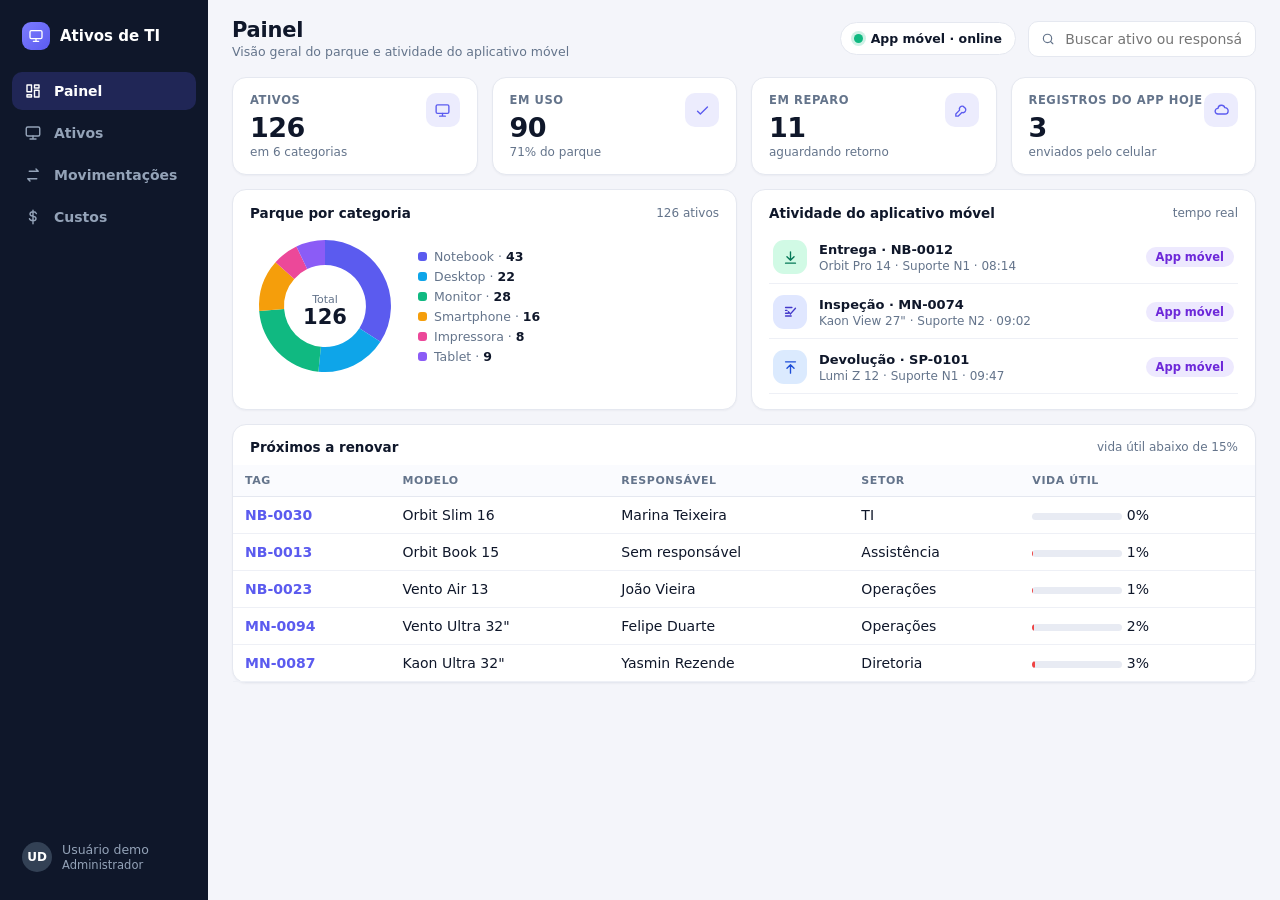
<file: demos/ativos-ti/pc.html>
<!doctype html>
<html lang="pt-BR">
<head>
<meta charset="utf-8">
<meta name="viewport" content="width=device-width, initial-scale=1">
<title>Ativos de TI — Painel web (demo)</title>
<style>
:root{ --bg:#F4F5FA; --card:#FFFFFF; --ink:#0F172A; --muted:#64748B; --line:#E5E8F0; --side:#0F172A; --brand:#5B5BEF; --brand-soft:#ECECFD; --ok:#10B981; --warn:#F59E0B; --bad:#EF4444; }
*{ box-sizing:border-box; }
html,body{ margin:0; height:100%; font-family:"Segoe UI",system-ui,sans-serif; background:var(--bg); color:var(--ink); font-size:14px; }
#app{ display:flex; height:100%; }
aside{ width:208px; background:var(--side); color:#CBD5E1; display:flex; flex-direction:column; padding:18px 12px; gap:4px; flex:none; }
.brand{ display:flex; align-items:center; gap:10px; padding:4px 10px 18px; color:#fff; font-weight:700; font-size:15px; }
.brand i{ width:28px; height:28px; border-radius:9px; background:linear-gradient(135deg,#7C7CFF,#5B5BEF); display:grid; place-items:center; flex:none; }
.brand i svg{ width:16px; height:16px; stroke:#fff; }
.nav{ display:flex; align-items:center; gap:12px; padding:10px 12px; border-radius:10px; color:#94A3B8; font-weight:600; cursor:pointer; transition:background .15s,color .15s; white-space:nowrap; }
.nav svg{ width:18px; height:18px; flex:none; }
.nav:hover{ background:rgba(255,255,255,.06); color:#fff; }
.nav.on{ background:rgba(91,91,239,.22); color:#fff; }
.side-foot{ margin-top:auto; display:flex; align-items:center; gap:10px; padding:10px; color:#94A3B8; font-size:12.5px; }
.avatar{ width:30px; height:30px; border-radius:50%; background:#334155; color:#fff; display:grid; place-items:center; font-weight:700; font-size:12px; flex:none; }
main{ flex:1; min-width:0; display:flex; flex-direction:column; }
header{ display:flex; align-items:center; justify-content:space-between; padding:18px 24px 6px; gap:14px; }
h1{ margin:0; font-size:21px; font-weight:700; letter-spacing:-.01em; }
.sub{ color:var(--muted); font-size:12.5px; margin-top:2px; }
.right{ display:flex; align-items:center; gap:12px; }
.conn{ display:flex; align-items:center; gap:8px; padding:8px 13px; border-radius:99px; background:#fff; border:1px solid var(--line); font-weight:700; font-size:12.5px; white-space:nowrap; transition:all .25s; }
.conn i{ width:9px; height:9px; border-radius:50%; background:var(--ok); box-shadow:0 0 0 3px rgba(16,185,129,.2); }
.conn.off{ background:#F1F5F9; color:#64748B; } .conn.off i{ background:#94A3B8; box-shadow:0 0 0 3px rgba(148,163,184,.25); }
.conn.sync{ background:#DBEAFE; color:#1E40AF; border-color:#93C5FD; } .conn.sync i{ background:#3B82F6; animation:pulse .8s infinite; }
@keyframes pulse{ 50%{ opacity:.35; } }
.search{ display:flex; align-items:center; gap:8px; background:#fff; border:1px solid var(--line); border-radius:10px; padding:8px 12px; min-width:200px; color:var(--muted); }
.search svg{ width:16px; height:16px; } .search input{ border:none; outline:none; font:inherit; width:100%; background:transparent; }
.content{ padding:12px 24px 24px; overflow:auto; flex:1; }
.grid{ display:grid; gap:14px; }
.kpis{ grid-template-columns:repeat(4,1fr); }
.card{ background:var(--card); border:1px solid var(--line); border-radius:14px; padding:15px 17px; box-shadow:0 1px 2px rgba(15,23,42,.04); }
.card h3{ margin:0 0 10px; font-size:13.5px; font-weight:700; display:flex; justify-content:space-between; align-items:center; }
.card h3 small{ color:var(--muted); font-weight:500; font-size:12px; }
.kpi .ic{ float:right; width:34px; height:34px; border-radius:10px; display:grid; place-items:center; background:var(--brand-soft); color:var(--brand); }
.kpi .ic svg{ width:17px; height:17px; }
.kpi .l{ color:var(--muted); font-size:11.5px; font-weight:600; text-transform:uppercase; letter-spacing:.05em; }
.kpi .v{ font-size:27px; font-weight:700; margin-top:5px; letter-spacing:-.02em; }
.kpi .d{ font-size:12px; color:var(--muted); margin-top:2px; }
.kpi.hl{ border-color:#C7C7F9; box-shadow:0 0 0 3px rgba(91,91,239,.12); }
.two{ grid-template-columns:1fr 1fr; margin-top:14px; }
table{ width:100%; border-collapse:collapse; }
th{ text-align:left; font-size:11px; color:var(--muted); font-weight:700; text-transform:uppercase; letter-spacing:.05em; padding:9px 12px; border-bottom:1px solid var(--line); background:#FAFBFE; position:sticky; top:0; }
td{ padding:10px 12px; border-bottom:1px solid #EEF0F6; white-space:nowrap; }
.tag{ font-weight:700; color:var(--brand); }
.pill{ display:inline-block; padding:3px 10px; border-radius:99px; font-size:11.5px; font-weight:700; }
.p-ok{ background:#D1FAE5; color:#047857; } .p-warn{ background:#FEF3C7; color:#B45309; } .p-mute{ background:#E2E8F0; color:#475569; } .p-info{ background:#DBEAFE; color:#1D4ED8; } .p-app{ background:#EDE9FE; color:#6D28D9; }
.bar{ height:7px; background:#E8EBF3; border-radius:99px; width:90px; overflow:hidden; display:inline-block; vertical-align:middle; }
.bar i{ display:block; height:100%; border-radius:99px; }
.tools{ display:flex; gap:8px; align-items:center; flex-wrap:wrap; margin-bottom:12px; }
.chip{ padding:6px 13px; border-radius:99px; background:#fff; border:1px solid var(--line); font-weight:600; color:var(--muted); cursor:pointer; font-size:12.5px; }
.chip.on{ background:var(--brand); border-color:var(--brand); color:#fff; }
.tablewrap{ background:#fff; border:1px solid var(--line); border-radius:14px; overflow:auto; }
.feed{ list-style:none; margin:0; padding:0; display:flex; flex-direction:column; gap:2px; max-height:230px; overflow:hidden; }
.feed li{ display:flex; align-items:center; gap:12px; padding:9px 4px; border-bottom:1px solid #EEF0F6; }
.feed .fi{ width:34px; height:34px; border-radius:11px; display:grid; place-items:center; flex:none; }
.feed .fi svg{ width:17px; height:17px; }
.feed b{ display:block; font-size:13px; } .feed span.s{ color:var(--muted); font-size:12px; }
.feed li.novo{ animation:entra .9s ease; background:linear-gradient(90deg,#F3F2FF,transparent); border-radius:10px; }
@keyframes entra{ from{ opacity:0; transform:translateY(-14px); } to{ opacity:1; transform:none; } }
tr.novo td{ animation:flash 2.4s ease; }
@keyframes flash{ 0%,60%{ background:#EDE9FE; } 100%{ background:transparent; } }
.legend{ display:flex; flex-wrap:wrap; gap:6px 14px; margin-top:8px; font-size:12px; color:var(--muted); } .legend i{ display:inline-block; width:9px; height:9px; border-radius:3px; margin-right:6px; }
#toast{ position:fixed; right:22px; top:74px; width:310px; background:#0F172A; color:#fff; border-radius:14px; padding:13px 15px; box-shadow:0 18px 40px -12px rgba(15,23,42,.6); transform:translateX(120%); transition:transform .35s ease; z-index:50; display:flex; gap:11px; align-items:center; }
#toast.show{ transform:none; }
#toast .ti{ width:34px; height:34px; border-radius:10px; background:#5B5BEF; display:grid; place-items:center; flex:none; } #toast .ti svg{ width:18px; height:18px; }
#toast b{ display:block; font-size:13px; } #toast span{ color:#A8B3C7; font-size:12px; }
svg text{ font-family:inherit; }
@media (max-width:1100px){ aside{ width:64px; padding:16px 8px; } .brand{ font-size:0; padding:4px 8px 16px; } .nav{ font-size:0; justify-content:center; padding:11px 0; gap:0; } .side-foot div:last-child{ display:none; } .side-foot{ justify-content:center; padding:10px 0; } .search{ display:none; } }
@media (max-width:1100px){ .kpi .v{ font-size:24px; } }
</style>
</head>
<body>
<div id="app">
  <aside>
    <div class="brand"><i><svg viewBox="0 0 24 24" fill="none" stroke-width="2" stroke-linecap="round" stroke-linejoin="round"><rect x="3" y="4" width="18" height="12" rx="2"/><path d="M8 20h8M12 16v4"/></svg></i>Ativos de TI</div>
    <a class="nav" data-r="painel"></a><a class="nav" data-r="ativos"></a><a class="nav" data-r="mov"></a><a class="nav" data-r="custos"></a>
    <div class="side-foot"><div class="avatar">UD</div><div>Usuário demo<br><span style="font-size:11.5px">Administrador</span></div></div>
  </aside>
  <main>
    <header><div><h1 id="titulo"></h1><div class="sub" id="sub"></div></div><div class="right"><div class="conn" id="conn"></div><label class="search"><svg viewBox="0 0 24 24" fill="none" stroke="currentColor" stroke-width="2" stroke-linecap="round"><circle cx="11" cy="11" r="7"/><path d="M20 20l-4-4"/></svg><input id="busca" placeholder="Buscar ativo ou responsável"></label></div></header>
    <div class="content" id="view"></div>
  </main>
</div>
<div id="toast"></div>
<script src="dados.js"></script>
<script>
const svg=d=>`<svg viewBox="0 0 24 24" fill="none" stroke="currentColor" stroke-width="1.9" stroke-linecap="round" stroke-linejoin="round">${d}</svg>`;
const IC={painel:'<path d="M4 13h6V4H4zM14 20h6V11h-6zM4 20h6v-3H4zM14 8h6V4h-6z"/>',ativos:'<rect x="3" y="4" width="18" height="12" rx="2"/><path d="M8 20h8M12 16v4"/>',mov:'<path d="M7 7h12l-3-3M17 17H5l3 3"/>',custos:'<path d="M12 3v18M16.5 7.5C16 6 14.2 5 12 5c-2.4 0-4 1.2-4 3s1.6 2.6 4 3 4 1.2 4 3-1.7 3-4 3c-2.3 0-4.2-1-4.7-2.6"/>',
 kA:'<rect x="3" y="4" width="18" height="12" rx="2"/><path d="M8 20h8M12 16v4"/>',kB:'<path d="M5 13l4 4L19 7"/>',kC:'<path d="M14.7 6.3a4 4 0 0 0-5.4 5.2L4 16.8V20h3.2l5.3-5.3a4 4 0 0 0 5.2-5.4z"/>',kD:'<path d="M7 17a4 4 0 0 1 0-8 5 5 0 0 1 9.7-1A4.5 4.5 0 0 1 17 17z"/>',
 insp:'<path d="M9 11l3 3 7-8M5 5h9M5 9h2M5 13h4M5 17h8"/>',in:'<path d="M12 4v12M7 11l5 5 5-5M5 20h14"/>',out:'<path d="M12 20V8M7 13l5-5 5 5M5 4h14"/>',swap:'<path d="M7 7h12l-3-3M17 17H5l3 3"/>'};
const NAV={painel:'Painel',ativos:'Ativos',mov:'Movimentações',custos:'Custos'};
const SUB={painel:'Visão geral do parque e atividade do aplicativo móvel',ativos:'Inventário completo, com ciclo de vida de cada item',mov:'Entregas, devoluções e transferências',custos:'Gastos com reparos, peças e garantias'};
document.querySelectorAll('.nav').forEach(n=>{n.innerHTML=svg(IC[n.dataset.r])+NAV[n.dataset.r];n.title=NAV[n.dataset.r];n.onclick=()=>{location.replace('#/'+n.dataset.r)};});
/* ---- gráficos ---- */
function donut(items){const tot=items.reduce((s,x)=>s+x.v,0);let ang=-Math.PI/2;const R=66,r=41,cx=75,cy=75;let p='';
  items.forEach(x=>{const a2=ang+x.v/tot*Math.PI*2,g=a2-ang>Math.PI?1:0,P=(rr,a)=>(cx+rr*Math.cos(a)).toFixed(1)+' '+(cy+rr*Math.sin(a)).toFixed(1);p+=`<path d="M${P(R,ang)} A${R} ${R} 0 ${g} 1 ${P(R,a2)} L${P(r,a2)} A${r} ${r} 0 ${g} 0 ${P(r,ang)}Z" fill="${x.c}"/>`;ang=a2;});
  return `<div style="display:flex;align-items:center;gap:18px"><svg width="150" height="150" viewBox="0 0 150 150">${p}<text x="75" y="72" text-anchor="middle" font-size="11" fill="#64748B">Total</text><text x="75" y="93" text-anchor="middle" font-size="21" font-weight="700" fill="#0F172A">${tot}</text></svg><div style="font-size:12.5px;color:#64748B;display:flex;flex-direction:column;gap:5px">${items.map(x=>`<span><i style="display:inline-block;width:9px;height:9px;border-radius:3px;background:${x.c};margin-right:7px"></i>${x.l} · <b style="color:#0F172A">${x.v}</b></span>`).join('')}</div></div>`;}
function stack(meses,series,{w=600,h=230}={}){const tot=meses.map((_,i)=>series.reduce((s,x)=>s+x.v[i],0)),max=Math.max(...tot)*1.12,B=28,bw=w/meses.length;let s='';
  [0,.25,.5,.75,1].forEach(f=>{const y=h-B-(h-B-10)*f;s+=`<line x1="0" x2="${w}" y1="${y}" y2="${y}" stroke="#EEF0F6"/>`;});
  meses.forEach((m,i)=>{let y=h-B;series.forEach(sr=>{const bh=(h-B-10)*sr.v[i]/max;y-=bh;s+=`<rect x="${i*bw+bw*.18}" y="${y}" width="${bw*.64}" height="${bh}" fill="${sr.c}" rx="3"/>`;});s+=`<text x="${i*bw+bw/2}" y="${h-9}" text-anchor="middle" font-size="11" fill="#64748B">${m}</text>`;});
  return `<svg viewBox="0 0 ${w} ${h}" width="100%">${s}</svg>`;}
function bars(items,{w=520,h=230}={}){const max=Math.max(...items.map(x=>x.v))*1.15,B=28,bw=w/items.length;let s='';
  [0,.5,1].forEach(f=>{const y=h-B-(h-B-14)*f;s+=`<line x1="0" x2="${w}" y1="${y}" y2="${y}" stroke="#EEF0F6"/>`;});
  items.forEach((x,i)=>{const bh=(h-B-14)*x.v/max,xx=i*bw+bw*.2;s+=`<rect x="${xx}" y="${h-B-bh}" width="${bw*.6}" height="${bh}" rx="6" fill="#5B5BEF"/><text x="${xx+bw*.3}" y="${h-B-bh-6}" text-anchor="middle" font-size="11.5" font-weight="700">${(x.v/1000).toFixed(1).replace('.',',')} mil</text><text x="${xx+bw*.3}" y="${h-9}" text-anchor="middle" font-size="11" fill="#64748B">${x.l}</text>`;});
  return `<svg viewBox="0 0 ${w} ${h}" width="100%">${s}</svg>`;}
/* ---- estado em tempo real vindo do app ---- */
const recebidos=[]; let conn={state:'online',pend:0};
const SEMENTE=[{tipo:'Entrega',tag:'NB-0012',modelo:'Orbit Pro 14',por:'Suporte N1',h:'08:14'},{tipo:'Inspeção',tag:'MN-0074',modelo:'Kaon View 27"',por:'Suporte N2',h:'09:02'},{tipo:'Devolução',tag:'SP-0101',modelo:'Lumi Z 12',por:'Suporte N1',h:'09:47'}];
const TI={'Inspeção':['insp','#E0E7FF','#4338CA'],'Entrega':['in','#D1FAE5','#047857'],'Devolução':['out','#DBEAFE','#1D4ED8']};
const hora=iso=>new Date(iso).toLocaleTimeString('pt-BR',{hour:'2-digit',minute:'2-digit'});
function paintConn(){const c=document.getElementById('conn');c.className='conn '+(conn.state==='offline'?'off':conn.state==='syncing'?'sync':'');
  c.innerHTML='<i></i>App móvel · '+(conn.state==='offline'?'offline'+(conn.pend?` (${conn.pend} na fila)`:''):conn.state==='syncing'?'sincronizando…':'online');}
function toast(rec){const t=document.getElementById('toast');const m=TI[rec.tipo];t.innerHTML=`<div class="ti">${svg(IC.kD)}</div><div><b>Novo registro do app móvel</b><span>${rec.tipo} · ${rec.tag} · ${rec.por}</span></div>`;t.classList.add('show');clearTimeout(t._t);t._t=setTimeout(()=>t.classList.remove('show'),2600);}
function recebe(rec){if(recebidos.some(x=>x.id===rec.id))return;rec.novo=true;recebidos.unshift(rec);
  const a=ativos.find(x=>x.tag===rec.tag);
  if(a){if(rec.tipo==='Entrega'){a.status='Em uso';a.resp='Ana Souza';a.setor='Atendimento';}if(rec.tipo==='Devolução'){a.status='Em estoque';a.resp='Sem responsável';a.setor='Almoxarifado de TI';}}
  if(rec.tipo!=='Inspeção')movs.unshift({d:new Date(rec.quando),tag:rec.tag,modelo:rec.modelo,k:rec.tipo,de:rec.tipo==='Entrega'?'Estoque de TI':(a?a.resp:'—'),para:rec.tipo==='Devolução'?'Estoque de TI':'Ana Souza',origem:'App móvel',novo:true});
  toast(rec);render(true);setTimeout(()=>{rec.novo=false;movs.forEach(m=>m.novo=false);},2600);}
if(canal)canal.onmessage=e=>{const m=e.data;if(m.type==='conn'){conn=m;paintConn();}else if(m.type==='registro')recebe(m.rec);};
/* ---- telas ---- */
let filtro={tipo:'Todos',q:''};
const feedHtml=()=>{const todos=[...recebidos.map(r=>({...r,h:hora(r.quando),novo:r.novo})),...SEMENTE];return `<ul class="feed">${todos.slice(0,5).map(r=>{const m=TI[r.tipo];return `<li class="${r.novo?'novo':''}"><div class="fi" style="background:${m[1]};color:${m[2]}">${svg(IC[m[0]])}</div><div style="flex:1;min-width:0"><b>${r.tipo} · ${r.tag}</b><span class="s">${r.modelo} · ${r.por} · ${r.h}</span></div><span class="pill p-app">App móvel</span></li>`;}).join('')}</ul>`;};
const V={
 painel(){const em=s=>vivos.filter(x=>x.status===s).length,hojeN=3+recebidos.length;
  const k=(l,v,d,i,hl)=>`<div class="card kpi ${hl?'hl':''}"><div class="ic">${svg(IC[i])}</div><div class="l">${l}</div><div class="v">${v}</div><div class="d">${d}</div></div>`;
  const cores=['#5B5BEF','#0EA5E9','#10B981','#F59E0B','#EC4899','#8B5CF6'];
  const porTipo=Object.keys(TIPOS).map((t,i)=>({l:t,v:vivos.filter(a=>a.tipo===t).length,c:cores[i]}));
  const renovar=vivos.filter(a=>a.vida<15).sort((a,b)=>a.vida-b.vida).slice(0,5);
  return `<div class="grid kpis">${k('Ativos',vivos.length,'em 6 categorias','kA')}${k('Em uso',em('Em uso'),Math.round(em('Em uso')/vivos.length*100)+'% do parque','kB')}${k('Em reparo',em('Em manutenção'),'aguardando retorno','kC')}${k('Registros do app hoje',hojeN,'enviados pelo celular','kD',recebidos.length>0)}</div>
  <div class="grid two"><div class="card"><h3>Parque por categoria<small>${vivos.length} ativos</small></h3>${donut(porTipo)}</div><div class="card"><h3>Atividade do aplicativo móvel<small>tempo real</small></h3>${feedHtml()}</div></div>
  <div class="card" style="margin-top:14px;padding:0"><h3 style="padding:14px 17px 0">Próximos a renovar<small>vida útil abaixo de 15%</small></h3><table><thead><tr><th>Tag</th><th>Modelo</th><th>Responsável</th><th>Setor</th><th>Vida útil</th></tr></thead><tbody>${renovar.map(a=>`<tr><td class="tag">${a.tag}</td><td>${a.modelo}</td><td>${a.resp}</td><td>${a.setor}</td><td><span class="bar"><i style="width:${a.vida}%;background:${vidaCor(a.vida)}"></i></span> ${Math.round(a.vida)}%</td></tr>`).join('')}</tbody></table></div>`;},
 ativos(){const tipos=['Todos',...Object.keys(TIPOS)];const l=ativos.filter(a=>(filtro.tipo==='Todos'||a.tipo===filtro.tipo)&&(!filtro.q||(a.tag+a.modelo+a.resp+a.setor).toLowerCase().includes(filtro.q)));
  return `<div class="tools" id="chipsTipo">${tipos.map(t=>`<span class="chip ${filtro.tipo===t?'on':''}" data-t="${t}">${t}</span>`).join('')}</div><div class="tablewrap" style="max-height:calc(100% - 52px)"><table><thead><tr><th>Tag</th><th>Categoria</th><th>Modelo</th><th>Responsável</th><th>Setor</th><th>Status</th><th>Vida útil</th></tr></thead><tbody>${l.map(a=>`<tr><td class="tag">${a.tag}</td><td>${a.tipo}</td><td>${a.modelo}</td><td>${a.resp}</td><td>${a.setor}</td><td><span class="pill ${stCls[a.status]}">${a.status}</span></td><td><span class="bar"><i style="width:${a.vida}%;background:${vidaCor(a.vida)}"></i></span> ${Math.round(a.vida)}%</td></tr>`).join('')}</tbody></table></div>`;},
 mov(){return `<div class="tablewrap" style="max-height:100%"><table><thead><tr><th>Data</th><th>Tipo</th><th>Ativo</th><th>De</th><th>Para</th><th>Origem</th></tr></thead><tbody>${movs.map(m=>`<tr class="${m.novo?'novo':''}"><td>${dt(m.d)}</td><td><span class="pill ${m.k==='Entrega'?'p-ok':m.k==='Devolução'?'p-info':'p-warn'}">${m.k}</span></td><td><b class="tag">${m.tag}</b> · ${m.modelo}</td><td>${m.de}</td><td>${m.para}</td><td>${m.origem==='App móvel'?'<span class="pill p-app">App móvel</span>':'<span class="pill p-mute">Painel web</span>'}</td></tr>`).join('')}</tbody></table></div>`;},
 custos(){const meses=['Dez','Jan','Fev','Mar','Abr','Mai','Jun','Jul','Ago','Set','Out','Nov'];const gen=(b,v)=>meses.map(()=>Math.round(b+rnd()*v));
  const S=[{l:'Reparos',c:'#5B5BEF',v:gen(900,1500)},{l:'Peças e baterias',c:'#0EA5E9',v:gen(500,900)},{l:'Garantia estendida',c:'#F59E0B',v:gen(250,300)}];
  const tot=S.reduce((t,s)=>t+s.v.reduce((a,b)=>a+b,0),0),porSetor=SETORES.map(s=>({l:s.slice(0,8),v:Math.round(3200+rnd()*9000)}));
  const k=(l,v,d)=>`<div class="card kpi"><div class="l">${l}</div><div class="v">${v}</div><div class="d">${d}</div></div>`;
  return `<div class="grid kpis">${k('Custo no ano',brl(tot),'reparos, peças e garantias')}${k('Médio por ativo',brl(tot/vivos.length),'por ano')}${k('Reparos abertos',reparos.length,'em andamento')}${k('Valor do parque',brl(vivos.reduce((s,a)=>s+a.valor,0)),'na aquisição')}</div>
  <div class="grid two"><div class="card"><h3>Custo mensal por tipo<small>12 meses</small></h3>${stack(meses,S)}<div class="legend">${S.map(s=>`<span><i style="background:${s.c}"></i>${s.l}</span>`).join('')}</div></div><div class="card"><h3>Custo por setor<small>acumulado</small></h3>${bars(porSetor)}</div></div>`;}
};
let cache={};
function render(keep){const r=(location.hash||'#/painel').split('/')[1];const rota=V[r]?r:'painel';
  document.querySelectorAll('.nav').forEach(n=>n.classList.toggle('on',n.dataset.r===rota));
  document.getElementById('titulo').textContent=NAV[rota];document.getElementById('sub').textContent=SUB[rota];
  const v=document.getElementById('view'),y=keep===true?v.scrollTop:0;
  if(rota==='custos'&&cache.custos&&keep===true){}
  v.innerHTML=V[rota]();v.scrollTop=y;paintConn();
  const ct=document.getElementById('chipsTipo');if(ct)ct.onclick=e=>{const t=e.target.closest('.chip');if(t){filtro.tipo=t.dataset.t;render();}};}
document.getElementById('busca').oninput=e=>{filtro.q=e.target.value.toLowerCase();if(!location.hash.startsWith('#/ativos'))location.replace('#/ativos');else render();};
window.addEventListener('hashchange',()=>render());render();
</script>
</body>
</html>
</file>
<file: style.css>
:root{ color-scheme:dark; --bg:#0A1214; --card:#111C1F; --card2:#16252A; --ink:#E8EFED; --muted:#93A6A3; --line:#223437; --teal:#4CC3CB; --teal-d:#1F6F78; --amber:#E0A458; --soft:rgba(76,195,203,.14); --indigo:#5B5BEF; --r:18px; --serif:Georgia,'Times New Roman',serif; --sans:"Segoe UI",system-ui,-apple-system,sans-serif; }
*{ box-sizing:border-box; }
html{ scroll-behavior:smooth; }
body{ margin:0; font-family:var(--sans); color:var(--ink); background:var(--bg); background-image:radial-gradient(900px 480px at 85% -8%,rgba(31,111,120,.28),transparent 70%),radial-gradient(700px 420px at -5% 30%,rgba(224,164,88,.08),transparent 70%); background-attachment:fixed; line-height:1.55; -webkit-font-smoothing:antialiased; }
a{ color:inherit; }
h1,h2,h3{ font-family:var(--serif); margin:0; letter-spacing:-.01em; }
img,video{ max-width:100%; display:block; }

/* topo */
.top{ position:sticky; top:0; z-index:40; background:rgba(10,18,20,.82); backdrop-filter:blur(10px); border-bottom:1px solid var(--line); }
.top-in{ max-width:1840px; margin:0 auto; padding:0 clamp(20px,2vw,40px); height:64px; display:flex; align-items:center; justify-content:space-between; gap:20px; }
.brand{ display:flex; align-items:center; gap:12px; }
.voltar{ width:36px; height:36px; border-radius:50%; border:1px solid rgba(90,162,255,.45); background:rgba(90,162,255,.14); color:#5AA2FF; display:grid; place-items:center; cursor:pointer; padding:0; flex:none; transition:background .15s,transform .15s; }
.voltar:hover{ background:rgba(90,162,255,.28); transform:translateX(-2px); }
.voltar[hidden]{ display:none; }
.logo{ display:flex; align-items:center; gap:11px; text-decoration:none; font-weight:700; white-space:nowrap; }
.mono{ width:34px; height:34px; border-radius:11px; background:linear-gradient(135deg,var(--teal-d),#17433F); color:#fff; border:1px solid rgba(76,195,203,.35); display:grid; place-items:center; font-family:var(--serif); font-size:15px; }
.tabs{ display:flex; gap:4px; }
.tabs a{ text-decoration:none; padding:9px 16px; border-radius:99px; font-weight:600; font-size:14.5px; color:var(--muted); transition:background .15s,color .15s; white-space:nowrap; }
.tabs a:hover{ background:var(--card2); color:var(--ink); }
.tabs a.on{ background:var(--teal-d); color:#fff; }

main{ max-width:1840px; margin:0 auto; padding:0 clamp(20px,2vw,40px) 60px; }
#v-sobre{ max-width:1320px; margin:0 auto; }
.view[hidden]{ display:none; }
.view{ animation:in .2s ease; }
@keyframes in{ from{ opacity:0; transform:translateY(8px); } to{ opacity:1; transform:none; } }

/* hero */
.hero{ display:grid; grid-template-columns:minmax(0,700px) minmax(0,1fr); gap:40px; align-items:center; padding:64px 0 36px; }
.kicker{ display:inline-block; font-size:12.5px; font-weight:700; letter-spacing:.18em; text-transform:uppercase; color:var(--amber); margin-bottom:14px; }
.hero h1{ font-size:clamp(34px,5vw,56px); line-height:1.05; }
.lead{ white-space:pre-line; font-size:20px; margin:18px 0 10px; color:var(--teal); font-family:var(--serif); line-height:1.35; }
.body{ color:var(--muted); font-size:16.5px; max-width:none; margin:0 0 22px; text-align:justify; text-justify:inter-word; hyphens:none; -webkit-hyphens:none; overflow-wrap:normal; word-break:normal; }
.cta{ display:flex; gap:10px; flex-wrap:wrap; }
.btn{ display:inline-flex; align-items:center; gap:8px; padding:11px 20px; border-radius:12px; font-weight:700; text-decoration:none; font-size:14.5px; border:1.5px solid var(--teal-d); background:var(--teal-d); color:#fff; transition:transform .15s,box-shadow .15s,background .15s; cursor:pointer; font-family:inherit; }
.btn:hover{ transform:translateY(-2px); box-shadow:0 12px 22px -14px rgba(76,195,203,.45); }
.btn.ghost{ background:var(--teal-d); color:#fff; border-color:var(--teal-d); }
.btn.ghost:hover{ background:#2A8591; border-color:var(--teal); }
.btn.sm{ padding:8px 15px; font-size:13.5px; }

.block{ margin-top:48px; }
.block h2{ font-size:26px; margin-bottom:18px; }
.cols{ display:grid; grid-template-columns:1fr 1fr; gap:48px; }
.feat{ display:grid; grid-template-columns:repeat(4,1fr); gap:16px; }
.fcard{ background:var(--card); border:1px solid var(--line); border-radius:var(--r); overflow:hidden; text-decoration:none; transition:transform .18s,box-shadow .18s; display:flex; flex-direction:column; cursor:pointer; }
.fcard:hover{ border-color:rgba(76,195,203,.45); transform:translateY(-4px); box-shadow:0 22px 34px -24px rgba(0,0,0,.65); }
.fcard img{ aspect-ratio:16/10; object-fit:cover; object-position:top; width:100%; background:var(--card2); }
.fcard div{ padding:14px 16px 16px; } .fcard small{ color:var(--teal); font-weight:700; font-size:11.5px; letter-spacing:.1em; text-transform:uppercase; } .fcard b{ display:block; font-family:var(--serif); font-size:16px; margin-top:3px; line-height:1.25; }
.skills{ display:grid; grid-template-columns:repeat(3,1fr); gap:16px; }
.sk{ background:var(--card); border:1px solid var(--line); border-radius:var(--r); padding:20px 22px 22px; border-top:3px solid var(--teal-d); }
.sk h3{ font-family:var(--sans); font-size:12.5px; letter-spacing:.14em; text-transform:uppercase; color:var(--amber); margin-bottom:12px; }
.chips{ display:flex; flex-wrap:wrap; gap:8px; }
.chip{ padding:6px 13px; border-radius:99px; background:var(--card2); border:1px solid var(--line); font-size:13.5px; font-weight:600; }
.timeline{ display:grid; grid-template-columns:repeat(2,1fr); gap:28px 48px; }
.job{ position:relative; border-left:2px solid var(--line); padding-left:24px; }
.job:before{ content:""; position:absolute; left:-9px; top:6px; width:14px; height:14px; border-radius:50%; background:var(--teal); border:3px solid var(--bg); box-sizing:content-box; }
.job h3{ font-size:19px; } .job .meta{ color:var(--muted); font-size:14px; margin:2px 0 8px; }
.job ul{ margin:0; padding-left:18px; color:#B9C8C5; } .job li{ margin-bottom:5px; }

/* páginas */
.page-h{ padding:34px 0 18px; text-align:center; } .page-h h1{ font-size:clamp(30px,4vw,44px); } .page-h p{ color:var(--muted); font-size:17px; margin:8px 0 0; max-width:70ch; margin-left:auto; margin-right:auto; }
.page-h .nota{ display:block; margin-top:6px; font-size:13px; color:var(--muted); opacity:.8; letter-spacing:.02em; }
.lista-cards{ display:grid; grid-template-columns:repeat(2,minmax(0,1fr)); gap:24px; align-items:stretch; padding-bottom:10px; }
.proj{ display:flex; flex-direction:column; gap:16px; background:var(--card); border:1px solid var(--line); border-radius:24px; padding:24px; box-shadow:0 24px 40px -34px rgba(0,0,0,.6); scroll-margin-top:84px; min-width:0; }
.proj h2{ font-size:25px; line-height:1.15; }
.proj .selos{ margin-bottom:10px; }
.selos{ display:flex; flex-wrap:wrap; gap:8px; margin:0 0 14px; }
.selo{ padding:4px 11px; border-radius:99px; font-size:12px; font-weight:700; background:var(--soft); color:var(--teal); }
.selo:first-child{ background:var(--amber); color:#1A1206; }
.proj p.d{ color:var(--muted); font-size:15.5px; margin:0 0 14px; }
.proj ul{ padding-left:0; list-style:none; margin:0 0 16px; display:grid; grid-template-columns:1fr 1fr; gap:10px 22px; }
.proj li{ position:relative; padding-left:26px; font-size:14px; line-height:1.45; }
.proj li:before{ content:""; position:absolute; left:2px; top:7px; width:12px; height:7px; border-left:2.5px solid var(--teal); border-bottom:2.5px solid var(--teal); transform:rotate(-45deg); }
.stack{ font-size:13px; color:var(--muted); margin-bottom:18px; } .stack b{ color:var(--ink); }
.btns{ display:flex; gap:10px; flex-wrap:wrap; }
.media{ min-width:0; }
.vtabs{ display:flex; gap:6px; margin-bottom:10px; flex-wrap:wrap; }
.vtabs button{ border:1px solid var(--line); background:var(--card2); border-radius:99px; padding:6px 14px; font:inherit; font-size:13px; font-weight:700; color:var(--muted); cursor:pointer; }
.vtabs button.on{ background:var(--amber); color:#1A1206; border-color:var(--amber); }
.vwrap{ border-radius:16px; overflow:hidden; background:var(--card2); border:1px solid var(--line); display:flex; justify-content:center; }
.vwrap video,.vwrap img.fb{ width:100%; height:100%; object-fit:contain; display:block; background:var(--card2); }
.vwrap.tall{ max-height:430px; } .vwrap.tall video{ max-height:430px; width:auto; }
.thumbs{ display:grid; grid-template-columns:repeat(auto-fill,minmax(72px,1fr)); gap:8px; margin-top:10px; }
.th{ border:1px solid var(--line); border-radius:12px; overflow:hidden; padding:0; background:var(--card2); cursor:zoom-in; aspect-ratio:4/3; position:relative; transition:transform .15s; }
.th:hover{ transform:translateY(-3px); }
.th img{ width:100%; height:100%; object-fit:cover; object-position:top; }
.th.tallimg img{ object-position:center 20%; }
.th:after{ content:"ampliar"; position:absolute; right:6px; bottom:6px; font-size:10.5px; font-weight:700; color:#fff; background:rgba(15,23,22,.65); padding:2px 8px; border-radius:99px; opacity:0; transition:opacity .15s; }
.th:hover:after{ opacity:1; }

.auto-grid{ display:grid; grid-template-columns:repeat(3,1fr); gap:20px; padding-bottom:10px; }
.acard{ background:var(--card); border:1px solid var(--line); border-radius:22px; padding:26px; display:flex; flex-direction:column; gap:14px; box-shadow:0 24px 40px -34px rgba(0,0,0,.6); }
.acard h2{ font-size:22px; line-height:1.2; } .acard p{ margin:0; color:var(--muted); font-size:15px; }
.flow{ display:grid; gap:0; margin:4px 0; }
.step{ display:flex; gap:12px; align-items:flex-start; position:relative; padding-bottom:16px; }
.step:last-child{ padding-bottom:0; }
.step:not(:last-child):before{ content:""; position:absolute; left:17px; top:36px; bottom:0; width:2px; background:repeating-linear-gradient(var(--line) 0 5px,transparent 5px 9px); }
.step i{ width:36px; height:36px; border-radius:12px; display:grid; place-items:center; font-style:normal; font-weight:800; font-size:14px; flex:none; background:var(--soft); color:var(--teal); }
.step:nth-child(2) i{ background:rgba(224,164,88,.16); color:var(--amber); } .step:nth-child(3) i{ background:var(--teal-d); color:#fff; }
.step b{ display:block; font-size:14.5px; line-height:1.2; margin-top:1px; } .step span{ color:var(--muted); font-size:13px; }
.acard .stack{ margin:auto 0 0; }

.foot{ max-width:1840px; margin:0 auto; padding:26px clamp(20px,2vw,40px) 40px; border-top:1px solid var(--line); color:var(--muted); font-size:13.5px; display:flex; justify-content:space-between; gap:16px; flex-wrap:wrap; }

/* lightbox */
.lb{ position:fixed; inset:0; background:rgba(12,20,19,.92); z-index:100; display:flex; align-items:center; justify-content:center; padding:30px 70px; }
.lb[hidden]{ display:none; }
.lb figure{ margin:0; max-width:100%; max-height:100%; display:flex; flex-direction:column; align-items:center; gap:12px; }
.lb img{ max-width:100%; max-height:calc(100vh - 120px); border-radius:12px; box-shadow:0 30px 70px rgba(0,0,0,.6); }
.lb figcaption{ color:#DCE6E3; font-size:14.5px; text-align:center; }
.lb button{ position:absolute; border:none; background:rgba(255,255,255,.12); color:#fff; cursor:pointer; border-radius:50%; width:46px; height:46px; font-size:24px; line-height:1; }
.lb button:hover{ background:rgba(255,255,255,.24); }
.lb-x{ top:18px; right:22px; font-size:18px !important; } .lb-p{ left:16px; } .lb-nx{ right:16px; }

/* celular */
@media (max-width:980px){
  .hero{ grid-template-columns:1fr; padding-top:40px; }
  .feat{ grid-template-columns:repeat(2,1fr); } .cols{ grid-template-columns:1fr; gap:36px; }
  .lista-cards{ grid-template-columns:1fr; } .proj{ padding:20px; }
  .auto-grid{ grid-template-columns:1fr; }
}
@media (max-width:640px){
  .top-in{ padding:0 14px; height:auto; flex-direction:column; align-items:stretch; gap:6px; padding-top:10px; padding-bottom:8px; }
  .tabs{ overflow-x:auto; gap:2px; scrollbar-width:none; } .tabs::-webkit-scrollbar{ display:none; } .tabs a{ padding:8px 13px; font-size:14px; }
  main{ padding:0 16px 40px; } .foot{ padding:20px 16px 30px; }
  .feat{ grid-template-columns:1fr; } .proj ul{ grid-template-columns:1fr; }
  .lb{ padding:20px 8px; } .lb-n{ display:none; }
}


/* áreas de atuação */
.areas{ justify-self:end; width:100%; max-width:410px; background:var(--card); border:1px solid var(--line); border-radius:24px; padding:8px 10px; box-shadow:0 30px 50px -34px rgba(0,0,0,.6); }
.area{ display:flex; align-items:center; gap:16px; padding:20px 16px; border-bottom:1px solid var(--line); }
.area:last-child{ border-bottom:none; }
.area i{ width:50px; height:50px; border-radius:16px; display:grid; place-items:center; flex:none; }
.area i svg{ width:28px; height:28px; }
.ai-bi{ background:rgba(76,140,240,.16); color:#7FAEFF; } .ai-ia{ background:rgba(140,110,240,.18); color:#B3A0FF; } .ai-auto{ background:rgba(60,200,130,.15); color:#5FDB9C; }
.area h3{ font-family:var(--sans); font-size:18px; font-weight:700; letter-spacing:0; line-height:1.2; }
.area p{ margin:4px 0 0; color:var(--muted); font-size:14px; }
@media (max-width:980px){ .areas{ margin-top:6px; justify-self:stretch; max-width:none; } }

/* animações de entrada */
@keyframes subir{ from{ opacity:0; transform:translateY(26px); } to{ opacity:1; transform:none; } }
@keyframes entrar{ from{ opacity:0; transform:translateX(34px) scale(.97); } to{ opacity:1; transform:none; } }
@keyframes descer{ from{ opacity:0; transform:translateY(-100%); } to{ opacity:1; transform:none; } }
.rv{ opacity:0; transform:translateY(-18px); transition:opacity .45s ease, transform .45s cubic-bezier(.2,.7,.2,1); }
.rv.in{ opacity:1; transform:none; }
@media (prefers-reduced-motion:reduce){
  html{ scroll-behavior:auto; } .view,.top,.hero-txt>*,.area{ animation:none; }
  .rv{ opacity:1; transform:none; transition:none; }
}

@media (max-width:980px){ .skills,.timeline{ grid-template-columns:1fr; } }

/* telas largas: vídeo grande na largura do cartão, texto em duas colunas embaixo */
@media (min-width:1500px){
  .lista-cards{ gap:20px; }
  #lista-projetos,#lista-paineis,#lista-auto{ padding-top:16px; }
  .proj{ padding:18px 20px; gap:12px; }
  .vwrap{ max-height:480px; }
  .vwrap video,.vwrap img.fb{ max-height:480px; }
  .vwrap.tall{ max-height:450px; } .vwrap.tall video{ max-height:450px; }
  .media .thumbs{ display:flex; flex-wrap:nowrap; gap:8px; margin-top:10px; }
  .media .th{ flex:0 1 112px; min-width:0; height:52px; aspect-ratio:auto; }
  .media .th:after{ display:none; }
  .proj-txt{ display:grid; grid-template-columns:minmax(0,1fr) minmax(0,1fr); column-gap:26px; align-items:start; }
  .proj-txt p.d{ grid-column:1; margin:0 0 12px; font-size:14.5px; }
  .proj-txt ul{ grid-column:2; grid-row:1/4; grid-template-columns:1fr; margin:0; gap:8px; }
  .proj-txt .stack{ grid-column:1; margin-bottom:12px; }
  .proj-txt .btns{ grid-column:1; }
  .proj li{ font-size:13.5px; }
}

.nota-fim{ text-align:center; color:var(--muted); font-size:13px; opacity:.85; letter-spacing:.02em; margin:14px 0 0; }

/* telas grandes: a aba Projetos cabe inteira na tela, sem rolagem */
@media (min-width:1500px) and (min-height:900px){
  body.aba-fit{ height:100vh; overflow:hidden; display:flex; flex-direction:column; }
  body.aba-fit main{ flex:1; min-height:0; width:100%; display:flex; flex-direction:column; padding-bottom:14px; }
  body.aba-fit .view:not([hidden]){ flex:1; min-height:0; display:flex; flex-direction:column; }
  body.aba-fit .lista-cards, body.aba-fit .auto-grid{ flex:1; min-height:0; padding-bottom:0; }
  body.aba-fit .foot{ display:none; }
}

/* telas bem largas: botões de troca de vídeo na linha do título, para ganhar altura */
@media (min-width:1750px){
  .proj{ position:relative; }
  .media .vtabs{ position:absolute; top:20px; right:20px; margin:0; }
}

/* automações em tela larga: cartões preenchem a altura; o fluxo se distribui e o texto cresce */
@media (min-width:1500px){
  .auto-grid{ gap:20px; align-items:stretch; }
  .acard{ padding:32px; gap:20px; }
  .acard h2{ font-size:29px; } .acard p{ font-size:17.5px; line-height:1.55; }
  .flow{ flex:1; display:grid; grid-auto-rows:1fr; margin:6px 0; }
  .step{ gap:16px; padding-bottom:0; }
  .step i{ width:50px; height:50px; border-radius:15px; font-size:19px; }
  .step:not(:last-child):before{ left:24px; top:58px; bottom:8px; }
  .step b{ font-size:19px; margin-top:4px; } .step span{ font-size:15.5px; }
  .acard .stack{ font-size:15px; margin:0; }
}

/* botões do topo: sempre numa linha, ocupando a largura do texto */
@media (min-width:700px){
  .hero .cta{ flex-wrap:nowrap; gap:8px; }
  .hero .cta .btn{ flex:1 1 auto; justify-content:center; white-space:nowrap; padding:11px clamp(8px,1vw,16px); font-size:clamp(12.5px,1vw,14.5px); }
}

/* na primeira tela não há dados fictícios: some o aviso (e o rodapé, se não houver cidade) */
body.aba-sobre .foot > span:first-child{ display:none; }
body.aba-sobre .foot:not(:has(#fLocal:not(:empty))){ display:none; }

/* habilidades: etiquetas mais compactas para caber em no máximo 2 linhas por grupo */
.sk{ padding:18px 18px 20px; }
.sk .chips{ gap:6px; }
.sk .chip{ padding:5px 10px; font-size:13px; }

/* abertura: a página carrega de cima para baixo, em fade com leve descida (reinicia a cada volta à primeira aba) */
@keyframes cair{ from{ opacity:0; transform:translateY(-16px); } to{ opacity:1; transform:none; } }
@keyframes letra{ from{ opacity:0; transform:translateY(-.45em); filter:blur(4px); } to{ opacity:1; transform:none; filter:blur(0); } }
.wd{ display:inline-block; white-space:nowrap; }
.wd.w{ white-space:normal; }
html.intro .ch, html.intro .wd.w{ opacity:0; animation:letra .26s cubic-bezier(.2,.7,.2,1) both; animation-delay:var(--d,0s); }
html.intro .top{ animation:cair .3s ease-out both; }
html.intro .hero-txt > :nth-child(1){ animation:cair .32s ease-out .07s both; }
html.intro .hero-txt > :nth-child(3){ animation:cair .32s ease-out .26s both; }
html.intro .hero-txt > :nth-child(5){ animation:cair .32s ease-out .62s both; }
html.intro .area{ animation:cair .32s ease-out both; }
html.intro .area:nth-child(1){ animation-delay:.3s; } html.intro .area:nth-child(2){ animation-delay:.4s; } html.intro .area:nth-child(3){ animation-delay:.5s; }
html.intro #v-sobre > .block:nth-of-type(2){ animation:cair .36s ease-out .72s both; }
html.intro #v-sobre > .block:nth-of-type(3){ animation:cair .36s ease-out .85s both; }
html.intro .foot{ animation:cair .3s ease-out .95s both; }
@media (prefers-reduced-motion:reduce){ html.intro *{ animation:none !important; } html.intro .ch, html.intro .wd.w{ opacity:1; } }

/* botões do topo mais finos */
.hero .cta .btn{ padding:7px 16px; font-weight:600; font-size:13.5px; border-width:1px; border-radius:10px; letter-spacing:.01em; }
@media (min-width:700px){ .hero .cta .btn{ padding:7px clamp(8px,1vw,16px); font-size:clamp(12.5px,.95vw,13.5px); } }


/* primeira tela: topo (logo e menu) alinhado com a largura do conteúdo */
body.aba-sobre .top-in{ max-width:calc(1320px + 2 * clamp(20px,2vw,40px)); }

/* ===== CELULAR (até 640px): visual simples, cartões compactos, detalhes sob demanda ===== */
@media (max-width:640px){
  /* topo: logo em cima, abas em 4 colunas iguais (sem rolagem lateral) */
  .top-in, body.aba-sobre .top-in{ max-width:none; padding:10px 14px 8px; height:auto; flex-direction:column; align-items:stretch; gap:8px; }
  .brand{ justify-content:flex-start; }
  .logo{ font-size:15px; gap:10px; } .mono{ width:32px; height:32px; font-size:14px; }
  .tabs{ display:grid; grid-template-columns:repeat(4,1fr); gap:4px; overflow:visible; }
  .tabs a{ padding:8px 2px; font-size:13px; text-align:center; }
  main{ padding:0 14px 28px; }
  .foot{ padding:18px 14px 26px; font-size:12.5px; }

  /* primeira tela */
  .hero{ grid-template-columns:1fr; gap:22px; padding:22px 0 6px; }
  .kicker{ font-size:11.5px; margin-bottom:8px; }
  .hero h1{ font-size:38px; }
  .lead{ font-size:15px; margin:12px 0 10px; }
  .body{ font-size:15px; line-height:1.65; margin-bottom:16px; text-align:justify; text-align-last:left; text-justify:inter-word; }
  .hero .cta{ display:grid; grid-template-columns:1fr 1fr; gap:8px; }
  .hero .cta .btn{ justify-content:center; padding:10px 8px; font-size:14px; border-radius:10px; }
  /* ordem no celular: Projetos, Painéis | E-mail, LinkedIn | Currículo na linha inteira */
  .hero .cta a[href="#projetos"]{ order:1; } .hero .cta a[href="#paineis"]{ order:2; }
  .hero .cta a[href^="mailto:"]{ order:3; } .hero .cta a[href*="linkedin"]{ order:4; } .hero .cta a[href*="github"]{ order:5; }
  .hero .cta a[href$=".pdf"]{ order:6; grid-column:1 / -1; }
  .areas{ margin-top:0; border-radius:20px; padding:4px 6px; }
  .area{ gap:12px; padding:13px 10px; } .area i{ width:44px; height:44px; border-radius:14px; } .area i svg{ width:24px; height:24px; }
  .area h3{ font-size:16.5px; } .area p{ font-size:13px; }
  .block{ margin-top:30px; } .block h2{ font-size:22px; margin-bottom:12px; }
  .skills{ gap:12px; } .sk{ padding:16px 16px 18px; }
  .timeline{ gap:22px; } .job{ padding-left:18px; } .job h3{ font-size:17px; } .job ul{ font-size:14.5px; }

  /* projetos e painéis: título, vídeo, miniaturas em fila, botões e um resumo curto */
  .lista-cards{ gap:16px; padding-top:14px; }
  .proj{ padding:14px; border-radius:20px; gap:12px; scroll-margin-top:110px; }
  .proj h2{ font-size:20px; line-height:1.2; }
  .vtabs{ flex-wrap:nowrap; overflow-x:auto; scrollbar-width:none; margin-bottom:8px; } .vtabs::-webkit-scrollbar{ display:none; }
  .vtabs button{ flex:none; padding:6px 12px; font-size:12.5px; }
  .vwrap{ border-radius:12px; } .vwrap.tall{ max-height:380px; } .vwrap.tall video{ max-height:380px; }
  .thumbs{ display:flex; overflow-x:auto; gap:8px; margin-top:8px; scrollbar-width:none; } .thumbs::-webkit-scrollbar{ display:none; }
  .th{ flex:0 0 78px; aspect-ratio:4/3; border-radius:10px; } .th:after{ display:none; }
  .proj-txt{ display:flex; flex-direction:column; gap:10px; }
  .proj-txt .btns{ order:-1; display:flex; flex-direction:column; gap:8px; margin:0; }
  .proj-txt .btns .btn{ justify-content:center; padding:11px 12px; font-size:14px; }
  .proj-txt p.d{ margin:0; font-size:14.5px; line-height:1.55; }
  .proj ul{ grid-template-columns:1fr; gap:8px; margin:0; } .proj li{ font-size:14px; }
  .stack{ margin:0; }

  /* automações */
  .auto-grid{ gap:14px; padding-top:14px; }
  .acard{ padding:18px; border-radius:18px; gap:12px; } .acard h2{ font-size:19px; } .acard p{ font-size:14.5px; }
  .step i{ width:32px; height:32px; font-size:13px; } .step:not(:last-child):before{ left:15px; top:32px; }
  .nota-fim{ margin:16px 0 0; }
  .lb{ padding:16px 8px; }
}

/* demo em tela cheia no celular */
.demo-ov{ position:fixed; inset:0; z-index:300; background:#000; overflow:hidden; }
.demo-ov iframe{ border:0; display:block; transform-origin:0 0; background:#fff; }

/* frase de conhecimentos abaixo do nome */
.hl-i{ white-space:nowrap; } .hl-pipe{ display:none; }
@media (max-width:640px){
  .lead{ text-wrap:balance; font-size:min(15px, calc((100vw - 28px) / 26)); }   /* a letra acompanha a largura da tela, para a frase caber em 2 linhas */
  .hl-pipe{ display:inline; } .hl-br{ display:none; }
}
</file>
<file: demos/orcamento/estilo.css>
:root{
    --navy:#1F4F4B; --ink:#22302E; --gray-medium:#6B7885; --gray-light:#F1EEE7; --white:#FFFFFF;
    --accent-blue:#4C84C0;
    --status-success:#3E8E62; --status-warning:#E3B04B; --status-danger:#B5483A;
    --soft-danger:#FAE4E1;
    --font-heading:"Calibri Light",Calibri,"Segoe UI",Arial,sans-serif;
    --font-body:Calibri,"Segoe UI",Arial,sans-serif;
    --sp-1:4px; --sp-2:8px; --sp-3:12px; --sp-4:16px; --sp-5:24px; --sp-6:32px; --sp-7:48px;
    --raio:6px;
    --sombra:0 1px 2px rgba(26,34,48,.06), 0 8px 24px -12px rgba(26,34,48,.18);
    --sidebar-w:240px;
    --sidebar-w-collapsed:64px;
  }
  *{ box-sizing:border-box; }
  html,body{ margin:0; height:100%; font-family:var(--font-body); background:var(--gray-light); color:var(--ink); overflow:hidden; }
  button{ font-family:var(--font-body); }
  button:focus-visible, input:focus-visible{ outline:2px solid var(--accent-blue); outline-offset:2px; }

  #app-shell{ display:flex; width:100%; height:100vh; }

  .sidebar{ background:var(--navy); color:var(--white); width:var(--sidebar-w); flex:0 0 var(--sidebar-w); display:flex; flex-direction:column; transition:width .15s ease, flex-basis .15s ease; overflow:hidden; }
  .sidebar.is-hidden{ display:none; }
  .sidebar.is-collapsed{ width:var(--sidebar-w-collapsed); flex-basis:var(--sidebar-w-collapsed); }

  .sidebar-top{ display:flex; align-items:center; gap:var(--sp-3); padding:var(--sp-4) var(--sp-4); border-bottom:1px solid rgba(255,255,255,.14); min-height:64px; }
  .sidebar-top img{ height:28px; width:28px; display:block; flex:none; }
  .brand-text{ flex:1 1 auto; min-width:0; }
  .app-name{ font-family:var(--font-heading); font-weight:300; font-size:17px; color:var(--white); line-height:1.2; white-space:nowrap; }
  .collapse-btn{ flex:none; width:28px; height:28px; border:none; background:transparent; color:rgba(255,255,255,.75); cursor:pointer; display:flex; align-items:center; justify-content:center; border-radius:6px; }
  .collapse-btn:hover{ background:rgba(255,255,255,.1); color:var(--white); }
  .collapse-btn svg{ width:16px; height:16px; transition:transform .15s ease; }
  .sidebar.is-collapsed .collapse-btn svg{ transform:rotate(180deg); }
  .sidebar.is-collapsed .brand-text{ display:none; }

  .side-nav{ display:flex; flex-direction:column; padding:var(--sp-3) 0; gap:2px; }
  .side-item{ display:flex; align-items:center; gap:var(--sp-3); width:100%; padding:11px var(--sp-4); border:none; background:transparent; font-size:14px; text-align:left; cursor:pointer; color:rgba(255,255,255,.78); border-left:3px solid transparent; white-space:nowrap; }
  .side-item svg{ width:19px; height:19px; flex:none; }
  .side-item.is-active{ background:rgba(255,255,255,.1); color:var(--white); font-weight:700; border-left-color:var(--accent-blue); }
  .sidebar.is-collapsed .side-item span{ display:none; }
  .sidebar.is-collapsed .side-item{ justify-content:center; padding:11px 0; }

  .sidebar-spacer{ flex:1 1 auto; }

  .user-block{ padding:var(--sp-4); border-top:1px solid rgba(255,255,255,.14); display:flex; align-items:center; gap:var(--sp-3); }
  .avatar{ width:28px; height:28px; border-radius:50%; background:rgba(255,255,255,.16); display:flex; align-items:center; justify-content:center; font-weight:700; font-size:11px; flex:none; }
  .sidebar.is-collapsed .user-block span{ display:none; }
  .sidebar.is-collapsed .user-block{ justify-content:center; }

  .main{ flex:1 1 auto; display:flex; flex-direction:column; min-width:0; height:100vh; overflow:hidden; }

  .view{ padding:var(--sp-6) var(--sp-7); overflow:auto; height:100%; }
  .page-title{ margin:0; font-family:var(--font-heading); font-weight:300; font-size:26px; color:var(--ink); }
  .page-sub{ margin:4px 0 0; font-size:14px; color:var(--gray-medium); }

  .cards{ margin-top:var(--sp-5); display:grid; grid-template-columns:repeat(auto-fill, minmax(270px, 1fr)); gap:var(--sp-5); }
  .card{ background:var(--white); border:1px solid #E6E0D3; border-radius:var(--raio); padding:var(--sp-5); display:flex; flex-direction:column; gap:var(--sp-3); box-shadow:var(--sombra); }
  .badge{ width:44px; height:44px; border-radius:var(--raio); display:flex; align-items:center; justify-content:center; color:var(--white); }
  .badge svg{ width:24px; height:24px; }
  .card-name{ font-weight:700; font-size:15px; color:var(--ink); }
  .card-desc{ font-size:13px; color:var(--gray-medium); margin-top:4px; }
  .btn-open{ margin-top:4px; align-self:flex-start; padding:8px 16px; border:1px solid var(--navy); border-radius:var(--raio); background:var(--white); color:var(--navy); font-size:13px; font-weight:700; cursor:pointer; }
  .btn-open:hover{ background:var(--navy); color:var(--white); }
  .tag-note{ align-self:flex-start; padding:4px 10px; border-radius:999px; background:#FCF1DA; color:#8A5A00; font-size:11px; font-weight:700; }
  .status-line{ font-size:12px; color:var(--gray-medium); min-height:16px; }
  .status-line.is-error{ color:var(--status-danger); }
  .status-line.is-ok{ color:var(--status-success); }

  .empty-state{ margin-top:var(--sp-6); border:1px dashed #C9D2DC; border-radius:var(--raio); padding:var(--sp-7); text-align:center; color:var(--gray-medium); font-size:14px; }

  .brand-tabs{ margin-top:var(--sp-5); display:flex; gap:6px; flex-wrap:wrap; border-bottom:1px solid #D7DEE6; padding-bottom:0; }
  .brand-tab{ padding:9px 16px; border:none; border-bottom:2px solid transparent; background:transparent; color:var(--gray-medium); font-size:13px; font-weight:700; cursor:pointer; }
  .brand-tab.is-active{ color:var(--navy); border-bottom-color:var(--navy); }
  .brand-tab .count{ font-weight:400; color:var(--gray-medium); margin-left:4px; }

  .manuals-toolbar{ margin-top:var(--sp-4); display:flex; gap:var(--sp-3); flex-wrap:wrap; align-items:center; }
  .manuals-toolbar input[type="search"]{ flex:1 1 260px; padding:9px 12px; border:1px solid #D7DEE6; border-radius:var(--raio); font-size:14px; color:var(--ink); }
  .manuals-toolbar button, .manuals-toolbar-btn{ padding:9px 14px; border:1px solid var(--navy); border-radius:var(--raio); background:var(--white); color:var(--navy); font-size:13px; font-weight:700; cursor:pointer; }
  .manuals-meta{ margin-top:var(--sp-3); font-size:12px; color:var(--gray-medium); }

  /* ---- Galeria de painéis ---- */
  .report-gallery{ margin-top:var(--sp-5); display:grid; grid-template-columns:repeat(auto-fill, minmax(260px, 1fr)); gap:var(--sp-5); }
  .report-card{ border:none; background:var(--white); border-radius:14px; overflow:hidden; box-shadow:0 1px 2px rgba(26,34,48,.06), 0 10px 28px -14px rgba(26,34,48,.28); cursor:pointer; text-align:left; padding:0; transition:transform .12s ease, box-shadow .12s ease; font-family:var(--font-body); }
  .report-card:hover{ transform:translateY(-3px); box-shadow:0 2px 4px rgba(26,34,48,.08), 0 18px 34px -14px rgba(26,34,48,.34); }
  .report-card:disabled, .report-card.is-soon{ cursor:not-allowed; }
  .report-card:disabled:hover, .report-card.is-soon:hover{ transform:none; box-shadow:0 1px 2px rgba(26,34,48,.06), 0 10px 28px -14px rgba(26,34,48,.28); }
  .report-cover{ height:118px; display:flex; align-items:center; justify-content:center; position:relative; }
  .report-cover svg{ width:46px; height:46px; color:rgba(255,255,255,.92); position:relative; z-index:1; }
  .report-cover::after{ content:''; position:absolute; inset:0; background:radial-gradient(120% 140% at 15% 10%, rgba(255,255,255,.16), transparent 60%); }
  .report-soon-badge{ position:absolute; top:10px; right:10px; background:rgba(255,255,255,.92); color:var(--ink); font-size:10px; font-weight:700; padding:3px 9px; border-radius:999px; z-index:2; }
  .report-body{ padding:var(--sp-4); }
  .report-title{ font-size:14px; font-weight:700; color:var(--ink); }
  .report-sub{ font-size:12px; color:var(--gray-medium); margin-top:3px; }
  .report-card.is-soon .report-cover{ opacity:.55; }
  .card.is-soon{ filter:grayscale(1); opacity:.6; }
  .card.is-soon .btn-open, .card.is-soon .btn-open:hover{ cursor:not-allowed; background:var(--gray-light); color:var(--gray-medium); border-color:#D7DEE6; }
  .report-card.is-soon .report-title{ color:var(--gray-medium); }

  /* ---- Tela de detalhe de um painel ---- */
  .report-detail[hidden]{ display:none; }
  .report-detail{ height:100%; display:flex; flex-direction:column; }
  .report-detail-bar{ flex:0 0 auto; display:grid; grid-template-columns:1fr auto 1fr; align-items:center; gap:var(--sp-4); padding:var(--sp-4) var(--sp-7); background:var(--white); border-bottom:1px solid #E6E0D3; }
  .report-detail-title{ margin:0; font-size:26px; font-weight:800; color:var(--navy); text-align:center; text-shadow:0 2px 6px rgba(32,73,126,.25); letter-spacing:.01em; }
  .report-detail-actions{ justify-self:end; display:flex; gap:var(--sp-3); }
  .btn-back{ justify-self:start; }
  .report-detail-body{ flex:1 1 auto; overflow:auto; padding:var(--sp-2) var(--sp-3); background:var(--gray-light); }
  #view-paineis:has(.report-detail:not([hidden])){ padding:0; }

  .pp-shell{ border:1px solid #E6E0D3; border-radius:16px; padding:var(--sp-5); background:#FAF8F4; }

  .panel-toolbar{ display:flex; gap:var(--sp-5); flex-wrap:wrap; align-items:flex-end; background:var(--white); border:1px solid #E6E0D3; border-radius:12px; padding:var(--sp-4); box-shadow:0 1px 2px rgba(26,34,48,.04); }
  .panel-filter{ display:flex; flex-direction:column; gap:6px; }
  .panel-filter label{ font-size:14px; font-weight:800; color:var(--ink); text-transform:uppercase; letter-spacing:.04em; text-align:center; }
  .panel-filter select{ width:220px; max-width:220px; border:1px solid #D7DEE6; border-radius:8px; font-size:13px; color:var(--ink); padding:5px; }
  .pp-period-trigger{ width:220px; max-width:220px; text-align:left; border:1px solid #D7DEE6; border-radius:8px; font-size:13px; color:var(--ink); padding:8px 10px; background:var(--white); cursor:pointer; display:flex; align-items:center; justify-content:space-between; gap:8px; }
  .pp-period-trigger:hover{ border-color:var(--navy); }
  .pp-period-caret-btn{ color:var(--gray-medium); font-size:11px; }
  .pp-period-dropdown[hidden]{ display:none; }
  .pp-period-dropdown{ position:absolute; top:100%; right:0; margin-top:4px; width:260px; background:var(--white); border:1px solid #D7DEE6; border-radius:10px; box-shadow:0 8px 20px -6px rgba(26,34,48,.25); z-index:6; padding:10px; }
  .pp-period-tree{ max-height:260px; overflow-y:auto; }
  .pp-period-year{ border-bottom:1px solid #EEF1F4; padding-bottom:6px; margin-bottom:6px; }
  .pp-period-year:last-child{ border-bottom:none; margin-bottom:0; padding-bottom:0; }
  .pp-period-year-head{ display:flex; align-items:center; gap:6px; cursor:pointer; padding:6px 4px; border-radius:6px; font-weight:700; }
  .pp-period-year-head:hover{ background:var(--gray-light); }
  .pp-period-caret{ font-size:11px; color:var(--gray-medium); width:12px; flex:none; }
  .pp-period-months[hidden]{ display:none; }
  .pp-period-months{ display:grid; grid-template-columns:repeat(3, 1fr); gap:4px 10px; padding:4px 4px 2px 22px; }
  .pp-period-item{ display:flex; align-items:center; gap:6px; font-size:13px; color:var(--ink); font-weight:600; cursor:pointer; white-space:nowrap; padding:3px 0; }
  .pp-period-item input{ margin:0; width:14px; height:14px; }
  .pp-date-input{ border:1px solid #D7DEE6; border-radius:8px; font-size:13px; color:var(--ink); padding:7px 8px; }
  .pv-toolbar{ flex-wrap:nowrap; align-items:center; justify-content:space-between; padding:var(--sp-3) var(--sp-4); gap:var(--sp-4); }
  .pv-toolbar .panel-filter{ flex:none; gap:3px; }
  .pv-frota-trigger{ width:104px; font-size:12px; padding:6px 8px; }
  .pv-date-input{ width:98px; padding:6px 4px; font-size:12px; }
  .pv-kpi-sep{ width:1px; align-self:stretch; background:#E6E0D3; flex:none; }
  .pv-kpi-pill{ display:flex; flex-direction:column; align-items:center; justify-content:center; gap:1px; white-space:nowrap; flex:none; min-width:0; padding:2px 6px; }
  .pv-kpi-pill-label{ font-size:10px; font-weight:700; color:var(--gray-medium); text-transform:uppercase; letter-spacing:.03em; white-space:nowrap; }
  .pv-kpi-pill-value{ font-size:24px; font-weight:800; color:var(--ink); line-height:1.1; }
  .pv-charts-box{ display:flex; flex-direction:column; gap:0; height:100%; }
  .pv-bar-row{ display:flex; flex-direction:column; flex:1 1 0; min-height:0; }
  .pv-bar-row-2{ border-top:1px solid #EEF1F4; padding-top:10px; margin-top:0; }
  .pv-bar-row-title{ font-size:12px; font-weight:800; color:#5A6478; text-transform:uppercase; letter-spacing:.03em; text-align:center; margin-bottom:6px; }
  .pv-bar-chart-area{ display:flex; align-items:flex-end; justify-content:space-around; gap:var(--sp-3); flex:1 1 0; min-height:0; padding:0 var(--sp-2); }
  .pv-bar-col{ display:flex; flex-direction:column; align-items:center; justify-content:flex-end; height:100%; flex:1 1 0; max-width:110px; min-width:0; }
  .pv-bar-value{ font-size:14px; font-weight:800; color:var(--ink); margin-bottom:4px; white-space:nowrap; }
  .pv-bar-track{ width:100%; max-width:56px; height:100%; display:flex; align-items:flex-end; background:var(--gray-light); border-radius:7px 7px 3px 3px; overflow:hidden; }
  .pv-bar-fill{ width:100%; border-radius:7px 7px 0 0; }
  .pv-bar-label{ font-size:11px; font-weight:700; color:var(--ink); margin-top:5px; text-align:center; white-space:normal; overflow:visible; line-height:1.2; word-break:break-word; }
  #pv-chart-prazo, #pv-chart-conforme{ flex:1 1 0; min-height:0; display:flex; flex-direction:column; }
  .pv-toggle{ display:flex; gap:4px; }
  .pv-toggle-btn{ padding:5px 12px; border:1.5px solid var(--navy); border-radius:999px; background:var(--white); color:var(--navy); font-size:11px; font-weight:700; cursor:pointer; }
  .pv-toggle-btn.is-active{ background:var(--navy); color:var(--white); }
  .pv-status-pill{ padding:3px 10px; border-radius:999px; font-size:11px; font-weight:700; display:inline-flex; align-items:center; gap:6px; }
  .pv-status-dot{ width:8px; height:8px; border-radius:50%; display:inline-block; flex:none; }
  .pv-prox-bar-wrap{ display:flex; align-items:center; gap:8px; }
  .pv-prox-bar-track{ flex:1 1 auto; height:8px; border-radius:4px; background:var(--gray-light); overflow:hidden; min-width:50px; }
  .pv-prox-bar-fill{ height:100%; border-radius:4px; }
  .pv-os-table-wrap{ max-height:480px; }
  .pv-problemas-table-wrap{ max-height:320px; width:100%; overflow-x:hidden; }
  .pv-table-fixed{ table-layout:fixed; }
  .pv-table-fixed td, .pv-table-fixed th{ overflow:hidden; text-overflow:ellipsis; }
  .pv-table-fixed td.pv-wrap-cell{ white-space:normal; word-break:break-word; overflow:visible; text-overflow:clip; line-height:1.35; }
  .pv-os-row{ cursor:pointer; }
  .pv-os-row:hover{ background:#F0F5FA; }
  .pv-os-row.is-selected{ background:#BFDBF7; }
  .pv-os-row.is-selected:hover{ background:#BFDBF7; }
  .pv-ranking-row{ cursor:pointer; border-radius:6px; }
  .pv-ranking-row:hover{ background:var(--gray-light); }
  .pv-ranking-row.is-selected{ outline:1.5px solid var(--navy); outline-offset:-1px; background:#EEF2F6; }
  .pv-sortable{ cursor:pointer; user-select:none; }
  .pv-sortable:hover{ color:var(--navy); }
  .pv-sort-arrow{ display:inline-block; width:10px; margin-left:3px; font-size:9px; color:var(--navy); }
  .pv-mid-row{ margin-top:var(--sp-4); display:grid; grid-template-columns:1.3fr 1fr; gap:var(--sp-4); align-items:stretch; min-width:0; }
  .pv-mid-row > *{ min-width:0; }
  .pv-compact-box{ padding:var(--sp-3) var(--sp-4); }
  .pv-compact-title{ font-size:14px; margin-bottom:6px; }
  .pp-filter-grow{ flex:1 1 220px; }
  .pp-search-input{ width:100%; border:1px solid #D7DEE6; border-radius:8px; font-size:13px; color:var(--ink); padding:8px 10px; }
  .pp-frota-suggest[hidden]{ display:none; }
  .pp-frota-suggest{ position:absolute; top:100%; left:0; right:0; margin-top:4px; background:var(--white); border:1px solid #D7DEE6; border-radius:8px; box-shadow:0 8px 20px -6px rgba(26,34,48,.25); max-height:220px; overflow-y:auto; z-index:5; }
  .pp-frota-suggest-item{ padding:8px 12px; font-size:13px; color:var(--ink); cursor:pointer; border-bottom:1px solid #EEF1F4; }
  .pp-frota-suggest-item:last-child{ border-bottom:none; }
  .pp-frota-suggest-item:hover{ background:var(--gray-light); }
  .pp-frota-suggest-item b{ color:var(--navy); }
  .pp-frota-suggest-empty{ padding:10px 12px; font-size:12px; color:var(--gray-medium); }
  .unit-btns{ display:flex; gap:6px; flex-wrap:wrap; }
  .unit-btn{ padding:7px 14px; border:1.5px solid var(--unit-color, var(--navy)); border-radius:999px; background:var(--white); color:var(--unit-color, var(--navy)); font-size:12px; font-weight:700; cursor:pointer; white-space:nowrap; }
  .unit-btn.is-active{ background:var(--unit-color, var(--navy)); color:var(--white); }
  .panel-status{ margin-top:var(--sp-4); font-size:13px; color:var(--gray-medium); }
  .pp-hint{ font-size:11px; font-weight:400; color:var(--gray-medium); text-transform:none; letter-spacing:0; }

  .pp-hero{ margin-top:var(--sp-4); }
  .panel-mid-row{ margin-top:var(--sp-4); display:grid; grid-template-columns:400px 1fr; gap:var(--sp-4); align-items:stretch; min-width:0; }
  .panel-mid-row > *{ min-width:0; }
  .panel-kpis{ display:flex; flex-direction:column; gap:10px; justify-content:space-between; height:100%; }
  .kpi-card{ position:relative; display:flex; flex-direction:row; align-items:center; gap:var(--sp-4); text-align:left; background:var(--white); border:1px solid #E3E8EE; border-radius:16px; padding:10px 16px; box-shadow:0 1px 3px rgba(26,34,48,.06), 0 10px 22px -14px rgba(26,34,48,.3); overflow:hidden; flex:1 1 0; }
  .kpi-card::before{ content:''; position:absolute; left:0; top:0; bottom:0; width:5px; background:var(--kpi-color); }
  .kpi-label{ font-size:14px; font-weight:800; color:#000; text-transform:uppercase; letter-spacing:.03em; white-space:nowrap; }
  .kpi-gauge-wrap{ position:relative; flex:none; }
  .kpi-gauge-wrap svg{ display:block; }
  .kpi-gauge-center{ position:absolute; inset:0; display:flex; flex-direction:column; align-items:center; justify-content:center; }
  .kpi-gauge-value{ font-size:22px; font-weight:700; color:var(--ink); line-height:1; }
  .kpi-gauge-meta{ font-size:7px; color:var(--ink); margin-top:1px; }
  .kpi-meta{ font-size:11px; color:var(--ink); margin-top:2px; white-space:nowrap; }

  .panel-chart-row{ margin-top:var(--sp-5); display:grid; grid-template-columns:1.4fr 1fr; gap:var(--sp-5); align-items:start; min-width:0; }
  .panel-chart-row > *{ min-width:0; }
  .panel-chart-box{ background:var(--white); border:1px solid #E6E0D3; border-radius:14px; padding:var(--sp-5); box-shadow:0 1px 2px rgba(26,34,48,.05), 0 14px 30px -18px rgba(26,34,48,.25); }
  .panel-chart-title{ font-size:19px; font-weight:700; color:var(--ink); margin-bottom:var(--sp-4); text-align:center; }
  .chart-legend{ display:flex; justify-content:center; gap:var(--sp-5); margin-top:var(--sp-4); font-size:12px; color:var(--ink); font-weight:700; }
  .chart-legend span{ display:inline-flex; align-items:center; gap:6px; }
  .chart-legend i{ width:10px; height:10px; border-radius:3px; display:inline-block; }

  .panel-table-title{ margin-top:var(--sp-6); font-size:14px; font-weight:700; color:var(--ink); }
  .panel-table-wrap{ margin-top:var(--sp-3); max-height:380px; overflow:auto; border:1px solid #E6E0D3; border-radius:14px; background:var(--white); box-shadow:0 1px 2px rgba(26,34,48,.05), 0 14px 30px -18px rgba(26,34,48,.25); }
  .panel-table{ width:100%; border-collapse:collapse; font-size:13px; }
  .panel-table th{ position:sticky; top:0; background:#F8FAFB; text-align:left; padding:11px 14px; border-bottom:1px solid #E6E0D3; color:var(--ink); font-weight:700; font-size:11px; text-transform:uppercase; letter-spacing:.03em; white-space:nowrap; }
  .panel-table td{ padding:10px 14px; border-bottom:1px solid #EEF1F4; white-space:nowrap; color:var(--ink); }
  .panel-table tbody tr:nth-child(even){ background:#FAFBFC; }
  .panel-table tbody tr:hover{ background:#F0F5FA; }
  .panel-table tr:last-child td{ border-bottom:none; }
  .tag-antes{ color:#8A5A00; background:#FCF1DA; padding:3px 10px; border-radius:999px; font-size:11px; font-weight:700; }
  .tag-depois{ color:var(--status-danger); background:var(--soft-danger, #FAE4E1); padding:3px 10px; border-radius:999px; font-size:11px; font-weight:700; }

  .model-group{ margin-top:var(--sp-5); }
  .model-group-title{ font-size:12px; font-weight:700; color:var(--gray-medium); text-transform:uppercase; letter-spacing:.04em; margin-bottom:var(--sp-2); }
  .manuals-list{ display:flex; flex-direction:column; gap:1px; background:#E6E0D3; border:1px solid #E6E0D3; border-radius:var(--raio); overflow:hidden; }
  .manual-row{ background:var(--white); padding:10px var(--sp-4); display:flex; align-items:center; gap:var(--sp-3); }
  .manual-icon{ width:30px; height:30px; border-radius:6px; background:var(--soft-danger, #FAE4E1); color:var(--status-danger); display:flex; align-items:center; justify-content:center; flex:none; }
  .manual-icon svg{ width:16px; height:16px; }
  .manual-info{ flex:1 1 auto; min-width:0; }
  .manual-name{ font-size:13px; font-weight:700; color:var(--ink); white-space:nowrap; overflow:hidden; text-overflow:ellipsis; }
  .manual-meta{ font-size:11px; color:var(--gray-medium); white-space:nowrap; overflow:hidden; text-overflow:ellipsis; }
  .manual-dup{ font-size:10px; font-weight:700; color:#8A5A00; background:#FCF1DA; padding:2px 8px; border-radius:999px; flex:none; }
  .manual-edit{ flex:none; width:28px; height:28px; border:1px solid #D7DEE6; border-radius:6px; background:var(--white); color:var(--gray-medium); cursor:pointer; display:flex; align-items:center; justify-content:center; }
  .manual-edit:hover{ color:var(--navy); border-color:var(--navy); }
  .manual-edit svg{ width:14px; height:14px; }
  .manual-open{ flex:none; padding:6px 14px; border:1px solid var(--navy); border-radius:var(--raio); background:var(--white); color:var(--navy); font-size:12px; font-weight:700; cursor:pointer; }
  .manual-open:hover{ background:var(--navy); color:var(--white); }
  .manual-name-input{ flex:1 1 auto; min-width:0; font-size:13px; padding:5px 8px; border:1px solid var(--accent-blue); border-radius:6px; color:var(--ink); }
  .manual-name-save{ flex:none; padding:5px 10px; border:none; border-radius:6px; background:var(--navy); color:var(--white); font-size:12px; font-weight:700; cursor:pointer; }

  .embed-view{ display:none; flex-direction:column; height:100%; }
  .embed-view.is-active{ display:flex; }
  .embed-bar{ flex:0 0 auto; display:flex; align-items:center; gap:var(--sp-3); padding:var(--sp-3) var(--sp-6); background:var(--white); border-bottom:1px solid #E6E0D3; }
  .btn-back{ display:flex; align-items:center; gap:6px; border:none; background:transparent; color:var(--navy); font-size:13px; font-weight:700; cursor:pointer; padding:6px 4px; }
  .btn-back svg{ width:16px; height:16px; }
  .embed-title{ font-size:14px; font-weight:700; color:var(--ink); }
  .embed-url{ margin-left:auto; font-size:12px; color:var(--gray-medium); }
  .embed-body{ position:relative; flex:1 1 auto; min-height:0; background:var(--white); }
  .embed-body webview{ width:100%; height:100%; display:flex; border:none; }
  .embed-overlay{ position:absolute; inset:0; display:none; flex-direction:column; align-items:center; justify-content:center; gap:var(--sp-3); background:var(--white); text-align:center; padding:var(--sp-6); }
  .embed-overlay.is-visible{ display:flex; }
  .embed-overlay p{ margin:0; font-size:13px; color:var(--gray-medium); max-width:420px; }
  .embed-overlay strong{ color:var(--ink); font-size:15px; }

  /* ===== AJUSTE FINAL: caber tudo sem scroll ao abrir Manutenções
     Primárias. Bloco isolado de propósito (escopado só pra #pp-detail — NÃO afeta outros
     painéis que reaproveitam as mesmas classes, ex. Preventivas) — se ele pedir pra desfazer,
     remova só este bloco inteiro (do comentário acima até o fechamento abaixo) e mais nada. ===== */
  #pp-detail .report-detail-body{ padding:var(--sp-2) var(--sp-3); }
  #pp-detail .pp-shell{ padding:var(--sp-3); max-width:1060px; margin:0 auto; }
  #pp-detail .panel-toolbar{ padding:var(--sp-3); }
  #pp-detail .pp-hero{ margin-top:var(--sp-2); }
  #pp-detail .panel-chart-box{ padding:var(--sp-3); }
  #pp-detail .panel-chart-title{ font-size:16px; margin-bottom:var(--sp-2); }
  #pp-detail .panel-mid-row{ margin-top:var(--sp-2); }
  #pp-detail .panel-table-title{ margin-top:var(--sp-2); font-size:12px; }
  #pp-detail .panel-table-wrap{ margin-top:4px; max-height:140px; }
  #pp-detail .chart-legend{ margin-top:var(--sp-2); }
  /* ===== FIM AJUSTE FINAL ===== */

/* Painel "Orçamentos de Manutenção" — tudo escopado em #or-detail. */
#view-paineis:has(#or-detail:not([hidden])){ padding:0; }
#or-detail .report-detail-bar{ padding:6px 14px; }
#or-detail .report-detail-title{ font-size:22px; }
#or-detail .report-detail-body{ padding:0; display:flex; overflow:hidden; }
#or-detail #or-root{ flex:1 1 auto; min-width:0; min-height:0; }
#or-detail .or-shell{ display:flex; flex-direction:row; height:100%; min-height:0; overflow:hidden; background:#FAF8F4; }
#or-detail .or-shell.is-inicio .or-rail{ display:none; }


#or-detail .or-main{ flex:1 1 auto; min-width:0; min-height:0; display:flex; flex-direction:column; padding:var(--sp-2); overflow-y:auto; }
#or-detail .or-status{ font-size:13px; color:var(--gray-medium); padding:var(--sp-4) 0; }
#or-detail .or-status.is-error{ color:var(--status-danger); }
#or-detail .or-view[hidden]{ display:none; }
#or-detail .or-view{ flex:1 0 auto; display:flex; flex-direction:column; min-height:0; }


/* ---- filtros ---- */
#or-detail .or-toolbar{ display:flex; gap:var(--sp-4); flex-wrap:wrap; align-items:flex-end; justify-content:space-between; background:var(--white); border:1px solid #E6E0D3; border-radius:12px; padding:6px 12px; box-shadow:0 1px 2px rgba(26,34,48,.04); }
#or-detail .or-filter{ display:flex; flex-direction:column; gap:4px; position:relative; }
#or-detail .or-filter > label{ font-size:10.5px; font-weight:800; color:var(--ink); text-transform:uppercase; letter-spacing:.04em; text-align:center; }
#or-detail .or-pills{ display:flex; gap:5px; flex-wrap:wrap; }
#or-detail .or-pill{ padding:5px 10px; border:1.5px solid var(--pill-color, var(--navy)); border-radius:999px; background:var(--white); color:var(--pill-color, var(--navy)); font-size:11.5px; font-weight:700; cursor:pointer; white-space:nowrap; }
#or-detail .or-pill.is-active{ background:var(--pill-color, var(--navy)); color:var(--white); }
#or-detail .or-search-wrap{ position:relative; display:flex; align-items:center; }
#or-detail .or-search{ width:240px; border:1px solid #D7DEE6; border-radius:8px; font-size:13px; color:var(--ink); padding:6px 26px 6px 8px; }
#or-detail .or-search::-webkit-search-cancel-button{ display:none; }
#or-detail .or-search-clear{ position:absolute; right:6px; border:none; background:transparent; color:var(--gray-medium); font-size:16px; cursor:pointer; line-height:1; padding:2px 4px; }
#or-detail .or-search-clear[hidden]{ display:none; }
#or-detail .or-suggest[hidden]{ display:none; }
#or-detail .or-suggest{ position:absolute; top:100%; left:0; right:0; margin-top:4px; min-width:240px; background:var(--white); border:1px solid #D7DEE6; border-radius:8px; box-shadow:0 8px 20px -6px rgba(26,34,48,.25); max-height:300px; overflow-y:auto; z-index:20; }
#or-detail .or-suggest-item{ padding:7px 12px; font-size:13px; color:var(--ink); cursor:pointer; border-bottom:1px solid #EEF1F4; }
#or-detail .or-suggest-item:last-child{ border-bottom:none; }
#or-detail .or-suggest-item:hover, #or-detail .or-suggest-item.is-hl{ background:var(--gray-light); }
#or-detail .or-suggest-empty{ padding:10px 12px; font-size:12px; color:var(--gray-medium); }
#or-detail .or-chips{ display:flex; gap:6px; align-items:center; flex-wrap:wrap; min-height:30px; }
#or-detail .or-chip{ background:#E3EFEC; color:var(--navy); border-radius:999px; padding:4px 10px; font-size:12px; font-weight:700; }
#or-detail .or-chip-btn{ border:1.5px solid var(--navy); background:var(--white); color:var(--navy); border-radius:999px; padding:3px 10px; font-size:12px; font-weight:700; cursor:pointer; }

/* ---- blocos ---- */
#or-detail .or-titulo{ font-size:15px; font-weight:800; color:#1F4F4B; text-transform:uppercase; letter-spacing:.05em; text-align:center; margin:var(--sp-3) 0 var(--sp-2); }
#or-detail .or-card{ background:var(--white); border:1px solid #E6E0D3; border-radius:14px; padding:var(--sp-3) var(--sp-4); box-shadow:0 1px 2px rgba(26,34,48,.05), 0 14px 30px -18px rgba(26,34,48,.25); min-width:0; }
#or-detail .or-card-t{ font-size:14px; font-weight:700; color:var(--ink); text-align:center; margin-bottom:6px; }
#or-detail .or-grid2{ display:grid; grid-template-columns:1fr 1fr; gap:var(--sp-3); margin-top:var(--sp-3); }
#or-detail .or-kpis{ display:grid; grid-auto-flow:column; grid-auto-columns:1fr; gap:var(--sp-3); margin-top:var(--sp-3); }
#or-detail .or-kpi{ background:var(--white); border:1px solid #E6E0D3; border-left:5px solid var(--kc, #1F4F4B); border-radius:12px; padding:8px 14px; box-shadow:0 1px 2px rgba(26,34,48,.05); }
#or-detail .or-kpi-l{ font-size:11px; font-weight:800; color:var(--gray-medium); text-transform:uppercase; letter-spacing:.04em; }
#or-detail .or-kpi-v{ font-size:21px; font-weight:800; color:var(--ink); line-height:1.15; margin-top:2px; white-space:nowrap; }
#or-detail .or-kpi-s{ font-size:11.5px; color:var(--gray-medium); margin-top:1px; }
#or-detail .or-status-box{ display:grid; grid-template-columns:repeat(4, 1fr); gap:var(--sp-3); margin-top:var(--sp-2); }
#or-detail .or-st{ border-radius:12px; padding:10px 12px; color:#fff; text-align:center; background:var(--stc); }
#or-detail .or-st b{ display:block; font-size:15px; }
#or-detail .or-st span{ display:block; font-size:12px; opacity:.92; }
#or-detail .or-st i{ display:block; font-style:normal; font-size:26px; font-weight:800; line-height:1.15; margin-top:2px; }
#or-detail .or-nota{ font-size:12px; color:var(--gray-medium); margin-top:var(--sp-3); line-height:1.5; }

/* Compara safras */
#or-detail .or-comp{ display:grid; grid-template-columns:minmax(0,1.05fr) minmax(0,1fr); gap:var(--sp-3); margin-top:var(--sp-3); align-items:stretch; }
#or-detail .or-comp-rows{ display:flex; flex-direction:column; gap:var(--sp-2); }
#or-detail .or-crow{ display:grid; grid-template-columns:70px 1fr 1fr 1.15fr; gap:var(--sp-2); align-items:stretch; flex:1 1 0; }
#or-detail .or-crow-l{ display:flex; align-items:center; justify-content:center; background:#1F4F4B; color:#fff; font-size:18px; font-weight:800; border-radius:12px; }
#or-detail .or-cbox{ background:var(--white); border:1px solid #E6E0D3; border-radius:12px; padding:8px 10px; text-align:center; display:flex; flex-direction:column; justify-content:center; }
#or-detail .or-cbox small{ font-size:11px; color:var(--gray-medium); font-weight:700; text-transform:uppercase; letter-spacing:.03em; }
#or-detail .or-cbox b{ font-size:20px; font-weight:800; line-height:1.2; }
#or-detail .or-cbox em{ font-style:normal; font-size:11px; color:var(--gray-medium); }
#or-detail .pos{ color:var(--status-success); } #or-detail .neg{ color:var(--status-danger); }

/* Tabela detalhada */
#or-detail .or-table-wrap{ margin-top:var(--sp-2); border:1px solid #E6E0D3; border-radius:14px; background:var(--white); overflow:auto; flex:1 1 0; min-height:200px; box-shadow:0 1px 2px rgba(26,34,48,.05); }
#or-detail .or-table{ width:100%; border-collapse:collapse; font-size:13px; }
#or-detail .or-table th{ position:sticky; top:0; background:#F8FAFB; text-align:left; padding:9px 12px; border-bottom:1px solid #E6E0D3; font-size:11px; text-transform:uppercase; letter-spacing:.03em; color:var(--ink); cursor:pointer; user-select:none; white-space:nowrap; }
#or-detail .or-table th.num, #or-detail .or-table td.num{ text-align:right; }
#or-detail .or-table td{ padding:7px 12px; border-bottom:1px solid #EEF1F4; white-space:nowrap; }
#or-detail .or-table tbody tr:nth-child(even){ background:#FBFBFB; }
#or-detail .or-pillst{ display:inline-block; padding:2px 10px; border-radius:999px; color:#fff; font-size:11px; font-weight:700; background:var(--stc); }

/* Gráficos SVG */
#or-detail svg.or-chart{ width:100%; height:auto; display:block; }
#or-detail .or-leg{ display:flex; justify-content:center; gap:var(--sp-4); font-size:12px; font-weight:700; margin-top:4px; flex-wrap:wrap; }
#or-detail .or-leg i{ display:inline-block; width:11px; height:11px; border-radius:3px; margin-right:5px; vertical-align:-1px; }
#or-detail .or-aviso{ text-align:center; color:var(--status-danger); font-weight:700; font-size:12.5px; margin:2px 0; min-height:16px; }
#or-detail .or-bar-hit{ cursor:pointer; }
#or-detail .or-bar-hit:hover{ opacity:.8; }

/* ===== Ajustes (v0.11): títulos centralizados, filtros alinhados, níveis por gráfico ===== */
#or-detail [hidden]{ display:none !important; }
#or-detail .or-pagetitle{ text-align:center; font-size:16px; font-weight:800; color:#1F4F4B; text-transform:uppercase; letter-spacing:.06em; margin:4px 0 8px; }
#or-detail .or-pagetitle small{ font-size:11px; font-weight:400; color:var(--gray-medium); text-transform:none; letter-spacing:0; margin-left:6px; }
#or-detail .or-toolbar{ justify-content:center; }
#or-detail .or-toolbar.is-c1{ display:flex; justify-content:center; }
#or-detail .or-toolbar.is-c2{ display:grid; grid-template-columns:1fr 1fr; align-items:end; }
#or-detail .or-toolbar.is-c3{ display:grid; grid-template-columns:1fr 1fr 1fr; align-items:end; }
#or-detail .or-toolbar.is-c2 .or-filter, #or-detail .or-toolbar.is-c3 .or-filter{ align-items:center; }
#or-detail .or-toolbar .or-pills{ justify-content:center; }
#or-detail .or-toolbar .or-search-wrap{ width:min(300px, 100%); }
#or-detail .or-toolbar .or-search{ width:100%; }
#or-detail .or-kpi{ text-align:center; }
#or-detail .or-card-h{ display:flex; align-items:center; justify-content:center; position:relative; font-size:14px; font-weight:700; color:var(--ink); margin-bottom:6px; min-height:28px; }
#or-detail .or-lvl{ position:absolute; right:0; top:0; display:flex; gap:4px; }
#or-detail .or-lvl-btn{ width:28px; height:26px; border:1.5px solid var(--navy); border-radius:7px; background:var(--white); color:var(--navy); font-size:14px; font-weight:800; cursor:pointer; line-height:1; }
#or-detail .or-lvl-btn:hover:not(:disabled){ background:var(--navy); color:#fff; }
#or-detail .or-lvl-btn:disabled{ opacity:.3; cursor:not-allowed; }
#or-detail .or-sub{ font-weight:400; font-size:12px; color:var(--gray-medium); text-transform:none; letter-spacing:0; }
#or-detail .or-ativos{ text-align:center; font-size:12px; color:var(--gray-medium); margin:0 0 4px; min-height:24px; display:flex; align-items:center; justify-content:center; gap:6px; flex-wrap:wrap; }
#or-detail .or-st{ cursor:pointer; transition:opacity .12s, transform .12s; }
#or-detail .or-st.is-dim{ opacity:.4; }
#or-detail .or-st.is-sel{ box-shadow:0 0 0 3px #fff, 0 0 0 5px var(--stc); }
#or-detail .or-table th.ctr, #or-detail .or-table td.ctr{ text-align:center; }
#or-detail .or-table th, #or-detail .or-table td{ padding-left:14px; padding-right:14px; }
#or-detail .or-card-t{ text-align:center; }

/* Compara safras: esquerda (% vs anterior) | barras | direita (diferença), 3 linhas alinhadas */
#or-detail .or-fill{ flex:1 1 auto; display:flex; flex-direction:column; min-height:0; }
#or-detail .or-cmp{ flex:1 1 auto; display:grid; grid-template-columns:minmax(230px, 280px) minmax(0, 1fr) minmax(230px, 280px); grid-template-rows:repeat(3, minmax(120px, 1fr)); gap:10px 12px; margin-top:10px; min-height:0; }
#or-detail .or-cl{ background:#1F4F4B; border-radius:14px; padding:10px 12px; display:flex; flex-direction:column; justify-content:center; gap:8px; color:#fff; }
#or-detail .or-cl-s{ text-align:center; font-size:22px; font-weight:800; letter-spacing:.03em; }
#or-detail .or-cl-ref{ text-align:center; font-size:12px; opacity:.8; }
#or-detail .or-cl-b{ display:grid; grid-template-columns:1fr 1fr; gap:6px; }
#or-detail .or-mini{ background:rgba(255,255,255,.96); border-radius:9px; padding:6px 4px; text-align:center; color:var(--ink); }
#or-detail .or-mini small{ display:block; font-size:9.5px; font-weight:700; color:var(--gray-medium); text-transform:uppercase; line-height:1.15; }
#or-detail .or-mini b{ font-size:16px; font-weight:800; }
#or-detail .or-cc{ background:var(--white); border:1px solid #E6E0D3; border-radius:14px; padding:10px 16px; display:flex; flex-direction:column; justify-content:center; gap:10px; box-shadow:0 1px 2px rgba(26,34,48,.05); }
#or-detail .or-hb{ display:grid; grid-template-columns:minmax(0,1fr) 110px 70px; align-items:center; gap:8px; }
#or-detail .or-hb-t{ height:26px; background:#EEF2F6; border-radius:6px; overflow:hidden; display:block; }
#or-detail .or-hb-t i{ display:block; height:100%; border-radius:6px; }
#or-detail .or-hb b{ font-size:15px; font-weight:800; text-align:right; }
#or-detail .or-hb em{ font-style:normal; font-size:11px; color:var(--gray-medium); font-weight:700; }
#or-detail .or-cr{ background:var(--white); border:1px solid #E6E0D3; border-radius:14px; display:flex; flex-direction:column; align-items:center; justify-content:center; text-align:center; padding:8px; box-shadow:0 1px 2px rgba(26,34,48,.05); }
#or-detail .or-cr small{ font-size:11px; font-weight:700; color:var(--gray-medium); text-transform:uppercase; }
#or-detail .or-cr b{ font-size:24px; font-weight:800; margin:4px 0 2px; }
#or-detail .or-cr em{ font-style:normal; font-size:12px; color:var(--gray-medium); }

/* Título da aba alinhado ao título do painel (o conteúdo começa depois da barra de ícones de 62px) */
/* Cartões de status maiores */
#or-detail .or-st{ padding:8px 12px; }
#or-detail .or-st b{ font-size:21px; }
#or-detail .or-st span{ font-size:15px; font-weight:600; }
#or-detail .or-st i{ font-size:26px; margin-top:2px; }
/* Safra 26/27 cabe na tela sem rolagem */
#or-detail #or-v-safra{ flex:1 1 0; min-height:0; }
#or-detail #or-safra-body{ flex:1 1 0; min-height:0; display:flex; flex-direction:column; }
#or-detail #or-safra-body .or-kpi{ padding:5px 14px; }
#or-detail #or-safra-body .or-kpi-v{ font-size:19px; }
#or-detail #or-safra-body .or-titulo{ margin:6px 0 4px; }
#or-detail .or-grid-fit{ flex:1 1 0; min-height:0; margin-top:6px; }
#or-detail .or-card-fit{ display:flex; flex-direction:column; min-height:0; padding:6px 14px; }
#or-detail .or-card-fit .or-chart.fit{ flex:1 1 0; min-height:0; width:100%; height:100%; }
#or-detail .pos{ color:#13793F; } #or-detail .neg{ color:#B3261E; }
#or-detail .or-table td.saldo{ font-weight:800; }
#or-detail .or-card-crmf{ display:flex; flex-direction:column; }
#or-detail .or-vazio{ flex:1 1 auto; display:flex; align-items:center; justify-content:center; min-height:260px; text-align:center; color:#E00000; font-size:18px; font-weight:800; padding:0 20px; }

/* Rosca de custos aproveitando o cartão */
#or-detail .or-donut{ display:flex; align-items:center; justify-content:center; gap:var(--sp-5); height:100%; min-height:300px; }
#or-detail .or-donut svg{ width:min(300px, 52%); height:auto; flex:none; }
#or-detail .or-donut-legs{ min-width:150px; }
#or-detail .or-donut-leg{ display:flex; align-items:center; gap:8px; font-size:14px; margin:8px 0; }
#or-detail .or-donut-leg i{ width:13px; height:13px; border-radius:3px; display:inline-block; flex:none; }
#or-detail .or-donut-leg span{ margin-left:auto; color:var(--gray-medium); font-weight:700; }
#or-detail .or-pt{ cursor:pointer; }

@media (max-width: 900px){
  #or-detail .or-cmp{ grid-template-columns:1fr; grid-template-rows:none; }
  #or-detail .or-toolbar.is-c2, #or-detail .or-toolbar.is-c3{ grid-template-columns:1fr; }
  #or-detail .or-rail{ flex-basis:48px; }
  #or-detail .or-grid2, #or-detail .or-comp{ grid-template-columns:1fr; }
  #or-detail .or-kpis{ grid-auto-flow:row; grid-template-columns:1fr 1fr; }
  #or-detail .or-status-box{ grid-template-columns:1fr 1fr; }
  #or-detail .or-search{ width:100%; }
}

/* ===== Portal de Dados: página única de painel =====
   O Portal já tem o botão Atualizar no topo: some o cabeçalho do painel (título, "Limpar filtros", "Atualizar dados").
   Os botões continuam no HTML (o código do painel os procura) mas ficam ocultos. Tela toda para o conteúdo. */
.report-detail-bar{ display:none !important; }
html,body{ margin:0; height:100%; overflow:hidden; }
body{ background:var(--gray-light); }
#app-shell{ height:100vh; height:100dvh; }
.main{ height:100vh; height:100dvh; }
#view-paineis{ padding:0 !important; }
.report-detail{ height:100%; }
.report-detail-body{ padding:6px !important; }
#pp-detail .pp-shell, #pv-detail .pp-shell{ max-width:none !important; margin:0 !important; }
#pp-detail .report-detail-body, #pv-detail .report-detail-body{ padding:6px !important; overflow:auto; }


/* ===== Identidade visual da demo: trilho claro, ícones de traço, tela inicial em cartões ===== */
#or-detail .or-rail{ flex:0 0 64px; background:#FFFFFF; border-right:1px solid #E6E0D3; display:flex; flex-direction:column; align-items:center; gap:8px; padding:16px 0; }
#or-detail .or-tab{ width:44px; height:44px; display:flex; align-items:center; justify-content:center; border:none; border-radius:12px; background:transparent; color:#7A8683; padding:0; cursor:pointer; transition:background .12s ease, color .12s ease; }
#or-detail .or-tab svg{ width:22px; height:22px; color:inherit; }
#or-detail .or-tab:hover{ background:#F1EEE7; color:#1F4F4B; }
#or-detail .or-tab.is-active{ background:#1F4F4B; color:#FFFFFF; }
#or-detail .or-pagetitle{ text-transform:none; letter-spacing:.01em; font-size:22px; font-weight:700; }
#or-detail .or-titulo{ text-transform:none; letter-spacing:.01em; font-size:18px; }

/* ===== Capa estilo relatório (16:9) ===== */
#or-detail #or-v-inicio{ flex:1 1 0; container-type:size; align-items:center; justify-content:center; }
#or-detail .or-capa{ position:relative; container-type:inline-size; width:min(100cqw, calc(100cqh * 1.7778)); aspect-ratio:16/9; flex:none; border-radius:14px; overflow:hidden; background:linear-gradient(135deg, #0D2A27 0%, #153E3A 55%, #1F5A55 100%); box-shadow:0 14px 30px -18px rgba(13,42,39,.7); font-family:inherit; }
#or-detail .or-capa-art{ position:absolute; inset:0; width:100%; height:100%; }
#or-detail .or-capa-txt{ position:absolute; left:6cqw; top:11cqw; display:flex; flex-direction:column; align-items:flex-start; color:#FFFFFF; }
#or-detail .or-capa-tag{ font-size:1.05cqw; font-weight:700; letter-spacing:.28em; text-transform:uppercase; color:#E0A458; }
#or-detail .or-capa-txt h1{ margin:1.4cqw 0 0; font-family:Georgia, 'Times New Roman', serif; font-weight:700; font-size:4.6cqw; line-height:1.08; color:#FFFFFF; }
#or-detail .or-capa-bar{ display:block; width:7cqw; height:.45cqw; background:#E0A458; border-radius:99px; margin:2cqw 0 1.6cqw; }
#or-detail .or-capa-txt p{ margin:0; font-size:1.45cqw; color:rgba(255,255,255,.72); }
#or-detail .or-capa-nav{ position:absolute; left:6cqw; right:6cqw; bottom:6cqw; display:grid; grid-template-columns:repeat(4, 1fr); gap:1.4cqw; }
#or-detail .or-go{ position:relative; display:flex; flex-direction:column; align-items:flex-start; gap:1.3cqw; text-align:left; padding:1.8cqw 1.8cqw 1.6cqw; border:1px solid rgba(255,255,255,.16); border-radius:1.1cqw; background:rgba(255,255,255,.06); color:#FFFFFF; cursor:pointer; font-family:inherit; backdrop-filter:blur(2px); transition:background .15s ease, border-color .15s ease, transform .15s ease; }
#or-detail .or-go:hover{ background:rgba(255,255,255,.13); border-color:var(--ac); transform:translateY(-.3cqw); }
#or-detail .or-go-ic{ width:3.4cqw; height:3.4cqw; display:grid; place-items:center; color:var(--ac); border:1.5px solid var(--ac); border-radius:.9cqw; }
#or-detail .or-go-ic svg{ width:1.8cqw; height:1.8cqw; }
#or-detail .or-go b{ font-size:1.4cqw; font-weight:600; color:#FFFFFF; letter-spacing:.01em; }
#or-detail .or-go-n{ position:absolute; right:1.4cqw; top:1.2cqw; font-style:normal; font-size:1cqw; font-weight:700; letter-spacing:.1em; color:rgba(255,255,255,.4); }
</file>
<file: demos/os/estilo.css>
:root{
    --navy:#1F4F4B; --ink:#22302E; --gray-medium:#6B7885; --gray-light:#F1EEE7; --white:#FFFFFF;
    --accent-blue:#4C84C0;
    --status-success:#3E8E62; --status-warning:#E3B04B; --status-danger:#B5483A;
    --soft-danger:#FAE4E1;
    --font-heading:"Calibri Light",Calibri,"Segoe UI",Arial,sans-serif;
    --font-body:Calibri,"Segoe UI",Arial,sans-serif;
    --sp-1:4px; --sp-2:8px; --sp-3:12px; --sp-4:16px; --sp-5:24px; --sp-6:32px; --sp-7:48px;
    --raio:6px;
    --sombra:0 1px 2px rgba(26,34,48,.06), 0 8px 24px -12px rgba(26,34,48,.18);
    --sidebar-w:240px;
    --sidebar-w-collapsed:64px;
  }
  *{ box-sizing:border-box; }
  html,body{ margin:0; height:100%; font-family:var(--font-body); background:var(--gray-light); color:var(--ink); overflow:hidden; }
  button{ font-family:var(--font-body); }
  button:focus-visible, input:focus-visible{ outline:2px solid var(--accent-blue); outline-offset:2px; }

  #app-shell{ display:flex; width:100%; height:100vh; }

  .sidebar{ background:var(--navy); color:var(--white); width:var(--sidebar-w); flex:0 0 var(--sidebar-w); display:flex; flex-direction:column; transition:width .15s ease, flex-basis .15s ease; overflow:hidden; }
  .sidebar.is-hidden{ display:none; }
  .sidebar.is-collapsed{ width:var(--sidebar-w-collapsed); flex-basis:var(--sidebar-w-collapsed); }

  .sidebar-top{ display:flex; align-items:center; gap:var(--sp-3); padding:var(--sp-4) var(--sp-4); border-bottom:1px solid rgba(255,255,255,.14); min-height:64px; }
  .sidebar-top img{ height:28px; width:28px; display:block; flex:none; }
  .brand-text{ flex:1 1 auto; min-width:0; }
  .app-name{ font-family:var(--font-heading); font-weight:300; font-size:17px; color:var(--white); line-height:1.2; white-space:nowrap; }
  .collapse-btn{ flex:none; width:28px; height:28px; border:none; background:transparent; color:rgba(255,255,255,.75); cursor:pointer; display:flex; align-items:center; justify-content:center; border-radius:6px; }
  .collapse-btn:hover{ background:rgba(255,255,255,.1); color:var(--white); }
  .collapse-btn svg{ width:16px; height:16px; transition:transform .15s ease; }
  .sidebar.is-collapsed .collapse-btn svg{ transform:rotate(180deg); }
  .sidebar.is-collapsed .brand-text{ display:none; }

  .side-nav{ display:flex; flex-direction:column; padding:var(--sp-3) 0; gap:2px; }
  .side-item{ display:flex; align-items:center; gap:var(--sp-3); width:100%; padding:11px var(--sp-4); border:none; background:transparent; font-size:14px; text-align:left; cursor:pointer; color:rgba(255,255,255,.78); border-left:3px solid transparent; white-space:nowrap; }
  .side-item svg{ width:19px; height:19px; flex:none; }
  .side-item.is-active{ background:rgba(255,255,255,.1); color:var(--white); font-weight:700; border-left-color:var(--accent-blue); }
  .sidebar.is-collapsed .side-item span{ display:none; }
  .sidebar.is-collapsed .side-item{ justify-content:center; padding:11px 0; }

  .sidebar-spacer{ flex:1 1 auto; }

  .user-block{ padding:var(--sp-4); border-top:1px solid rgba(255,255,255,.14); display:flex; align-items:center; gap:var(--sp-3); }
  .avatar{ width:28px; height:28px; border-radius:50%; background:rgba(255,255,255,.16); display:flex; align-items:center; justify-content:center; font-weight:700; font-size:11px; flex:none; }
  .sidebar.is-collapsed .user-block span{ display:none; }
  .sidebar.is-collapsed .user-block{ justify-content:center; }

  .main{ flex:1 1 auto; display:flex; flex-direction:column; min-width:0; height:100vh; overflow:hidden; }

  .view{ padding:var(--sp-6) var(--sp-7); overflow:auto; height:100%; }
  .page-title{ margin:0; font-family:var(--font-heading); font-weight:300; font-size:26px; color:var(--ink); }
  .page-sub{ margin:4px 0 0; font-size:14px; color:var(--gray-medium); }

  .cards{ margin-top:var(--sp-5); display:grid; grid-template-columns:repeat(auto-fill, minmax(270px, 1fr)); gap:var(--sp-5); }
  .card{ background:var(--white); border:1px solid #E6E0D3; border-radius:var(--raio); padding:var(--sp-5); display:flex; flex-direction:column; gap:var(--sp-3); box-shadow:var(--sombra); }
  .badge{ width:44px; height:44px; border-radius:var(--raio); display:flex; align-items:center; justify-content:center; color:var(--white); }
  .badge svg{ width:24px; height:24px; }
  .card-name{ font-weight:700; font-size:15px; color:var(--ink); }
  .card-desc{ font-size:13px; color:var(--gray-medium); margin-top:4px; }
  .btn-open{ margin-top:4px; align-self:flex-start; padding:8px 16px; border:1px solid var(--navy); border-radius:var(--raio); background:var(--white); color:var(--navy); font-size:13px; font-weight:700; cursor:pointer; }
  .btn-open:hover{ background:var(--navy); color:var(--white); }
  .tag-note{ align-self:flex-start; padding:4px 10px; border-radius:999px; background:#FCF1DA; color:#8A5A00; font-size:11px; font-weight:700; }
  .status-line{ font-size:12px; color:var(--gray-medium); min-height:16px; }
  .status-line.is-error{ color:var(--status-danger); }
  .status-line.is-ok{ color:var(--status-success); }

  .empty-state{ margin-top:var(--sp-6); border:1px dashed #C9D2DC; border-radius:var(--raio); padding:var(--sp-7); text-align:center; color:var(--gray-medium); font-size:14px; }

  .brand-tabs{ margin-top:var(--sp-5); display:flex; gap:6px; flex-wrap:wrap; border-bottom:1px solid #D7DEE6; padding-bottom:0; }
  .brand-tab{ padding:9px 16px; border:none; border-bottom:2px solid transparent; background:transparent; color:var(--gray-medium); font-size:13px; font-weight:700; cursor:pointer; }
  .brand-tab.is-active{ color:var(--navy); border-bottom-color:var(--navy); }
  .brand-tab .count{ font-weight:400; color:var(--gray-medium); margin-left:4px; }

  .manuals-toolbar{ margin-top:var(--sp-4); display:flex; gap:var(--sp-3); flex-wrap:wrap; align-items:center; }
  .manuals-toolbar input[type="search"]{ flex:1 1 260px; padding:9px 12px; border:1px solid #D7DEE6; border-radius:var(--raio); font-size:14px; color:var(--ink); }
  .manuals-toolbar button, .manuals-toolbar-btn{ padding:9px 14px; border:1px solid var(--navy); border-radius:var(--raio); background:var(--white); color:var(--navy); font-size:13px; font-weight:700; cursor:pointer; }
  .manuals-meta{ margin-top:var(--sp-3); font-size:12px; color:var(--gray-medium); }

  /* ---- Galeria de painéis ---- */
  .report-gallery{ margin-top:var(--sp-5); display:grid; grid-template-columns:repeat(auto-fill, minmax(260px, 1fr)); gap:var(--sp-5); }
  .report-card{ border:none; background:var(--white); border-radius:14px; overflow:hidden; box-shadow:0 1px 2px rgba(26,34,48,.06), 0 10px 28px -14px rgba(26,34,48,.28); cursor:pointer; text-align:left; padding:0; transition:transform .12s ease, box-shadow .12s ease; font-family:var(--font-body); }
  .report-card:hover{ transform:translateY(-3px); box-shadow:0 2px 4px rgba(26,34,48,.08), 0 18px 34px -14px rgba(26,34,48,.34); }
  .report-card:disabled, .report-card.is-soon{ cursor:not-allowed; }
  .report-card:disabled:hover, .report-card.is-soon:hover{ transform:none; box-shadow:0 1px 2px rgba(26,34,48,.06), 0 10px 28px -14px rgba(26,34,48,.28); }
  .report-cover{ height:118px; display:flex; align-items:center; justify-content:center; position:relative; }
  .report-cover svg{ width:46px; height:46px; color:rgba(255,255,255,.92); position:relative; z-index:1; }
  .report-cover::after{ content:''; position:absolute; inset:0; background:radial-gradient(120% 140% at 15% 10%, rgba(255,255,255,.16), transparent 60%); }
  .report-soon-badge{ position:absolute; top:10px; right:10px; background:rgba(255,255,255,.92); color:var(--ink); font-size:10px; font-weight:700; padding:3px 9px; border-radius:999px; z-index:2; }
  .report-body{ padding:var(--sp-4); }
  .report-title{ font-size:14px; font-weight:700; color:var(--ink); }
  .report-sub{ font-size:12px; color:var(--gray-medium); margin-top:3px; }
  .report-card.is-soon .report-cover{ opacity:.55; }
  .card.is-soon{ filter:grayscale(1); opacity:.6; }
  .card.is-soon .btn-open, .card.is-soon .btn-open:hover{ cursor:not-allowed; background:var(--gray-light); color:var(--gray-medium); border-color:#D7DEE6; }
  .report-card.is-soon .report-title{ color:var(--gray-medium); }

  /* ---- Tela de detalhe de um painel ---- */
  .report-detail[hidden]{ display:none; }
  .report-detail{ height:100%; display:flex; flex-direction:column; }
  .report-detail-bar{ flex:0 0 auto; display:grid; grid-template-columns:1fr auto 1fr; align-items:center; gap:var(--sp-4); padding:var(--sp-4) var(--sp-7); background:var(--white); border-bottom:1px solid #E6E0D3; }
  .report-detail-title{ margin:0; font-size:26px; font-weight:800; color:var(--navy); text-align:center; text-shadow:0 2px 6px rgba(32,73,126,.25); letter-spacing:.01em; }
  .report-detail-actions{ justify-self:end; display:flex; gap:var(--sp-3); }
  .btn-back{ justify-self:start; }
  .report-detail-body{ flex:1 1 auto; overflow:auto; padding:var(--sp-2) var(--sp-3); background:var(--gray-light); }
  #view-paineis:has(.report-detail:not([hidden])){ padding:0; }

  .pp-shell{ border:1px solid #E6E0D3; border-radius:16px; padding:var(--sp-5); background:#FAF8F4; }

  .panel-toolbar{ display:flex; gap:var(--sp-5); flex-wrap:wrap; align-items:flex-end; background:var(--white); border:1px solid #E6E0D3; border-radius:12px; padding:var(--sp-4); box-shadow:0 1px 2px rgba(26,34,48,.04); }
  .panel-filter{ display:flex; flex-direction:column; gap:6px; }
  .panel-filter label{ font-size:14px; font-weight:800; color:var(--ink); text-transform:uppercase; letter-spacing:.04em; text-align:center; }
  .panel-filter select{ width:220px; max-width:220px; border:1px solid #D7DEE6; border-radius:8px; font-size:13px; color:var(--ink); padding:5px; }
  .pp-period-trigger{ width:220px; max-width:220px; text-align:left; border:1px solid #D7DEE6; border-radius:8px; font-size:13px; color:var(--ink); padding:8px 10px; background:var(--white); cursor:pointer; display:flex; align-items:center; justify-content:space-between; gap:8px; }
  .pp-period-trigger:hover{ border-color:var(--navy); }
  .pp-period-caret-btn{ color:var(--gray-medium); font-size:11px; }
  .pp-period-dropdown[hidden]{ display:none; }
  .pp-period-dropdown{ position:absolute; top:100%; right:0; margin-top:4px; width:260px; background:var(--white); border:1px solid #D7DEE6; border-radius:10px; box-shadow:0 8px 20px -6px rgba(26,34,48,.25); z-index:6; padding:10px; }
  .pp-period-tree{ max-height:260px; overflow-y:auto; }
  .pp-period-year{ border-bottom:1px solid #EEF1F4; padding-bottom:6px; margin-bottom:6px; }
  .pp-period-year:last-child{ border-bottom:none; margin-bottom:0; padding-bottom:0; }
  .pp-period-year-head{ display:flex; align-items:center; gap:6px; cursor:pointer; padding:6px 4px; border-radius:6px; font-weight:700; }
  .pp-period-year-head:hover{ background:var(--gray-light); }
  .pp-period-caret{ font-size:11px; color:var(--gray-medium); width:12px; flex:none; }
  .pp-period-months[hidden]{ display:none; }
  .pp-period-months{ display:grid; grid-template-columns:repeat(3, 1fr); gap:4px 10px; padding:4px 4px 2px 22px; }
  .pp-period-item{ display:flex; align-items:center; gap:6px; font-size:13px; color:var(--ink); font-weight:600; cursor:pointer; white-space:nowrap; padding:3px 0; }
  .pp-period-item input{ margin:0; width:14px; height:14px; }
  .pp-date-input{ border:1px solid #D7DEE6; border-radius:8px; font-size:13px; color:var(--ink); padding:7px 8px; }
  .pv-toolbar{ flex-wrap:nowrap; align-items:center; justify-content:space-between; padding:var(--sp-3) var(--sp-4); gap:var(--sp-4); }
  .pv-toolbar .panel-filter{ flex:none; gap:3px; }
  .pv-frota-trigger{ width:104px; font-size:12px; padding:6px 8px; }
  .pv-date-input{ width:98px; padding:6px 4px; font-size:12px; }
  .pv-kpi-sep{ width:1px; align-self:stretch; background:#E6E0D3; flex:none; }
  .pv-kpi-pill{ display:flex; flex-direction:column; align-items:center; justify-content:center; gap:1px; white-space:nowrap; flex:none; min-width:0; padding:2px 6px; }
  .pv-kpi-pill-label{ font-size:10px; font-weight:700; color:var(--gray-medium); text-transform:uppercase; letter-spacing:.03em; white-space:nowrap; }
  .pv-kpi-pill-value{ font-size:24px; font-weight:800; color:var(--ink); line-height:1.1; }
  .pv-charts-box{ display:flex; flex-direction:column; gap:0; height:100%; }
  .pv-bar-row{ display:flex; flex-direction:column; flex:1 1 0; min-height:0; }
  .pv-bar-row-2{ border-top:1px solid #EEF1F4; padding-top:10px; margin-top:0; }
  .pv-bar-row-title{ font-size:12px; font-weight:800; color:#5A6478; text-transform:uppercase; letter-spacing:.03em; text-align:center; margin-bottom:6px; }
  .pv-bar-chart-area{ display:flex; align-items:flex-end; justify-content:space-around; gap:var(--sp-3); flex:1 1 0; min-height:0; padding:0 var(--sp-2); }
  .pv-bar-col{ display:flex; flex-direction:column; align-items:center; justify-content:flex-end; height:100%; flex:1 1 0; max-width:110px; min-width:0; }
  .pv-bar-value{ font-size:14px; font-weight:800; color:var(--ink); margin-bottom:4px; white-space:nowrap; }
  .pv-bar-track{ width:100%; max-width:56px; height:100%; display:flex; align-items:flex-end; background:var(--gray-light); border-radius:7px 7px 3px 3px; overflow:hidden; }
  .pv-bar-fill{ width:100%; border-radius:7px 7px 0 0; }
  .pv-bar-label{ font-size:11px; font-weight:700; color:var(--ink); margin-top:5px; text-align:center; white-space:normal; overflow:visible; line-height:1.2; word-break:break-word; }
  #pv-chart-prazo, #pv-chart-conforme{ flex:1 1 0; min-height:0; display:flex; flex-direction:column; }
  .pv-toggle{ display:flex; gap:4px; }
  .pv-toggle-btn{ padding:5px 12px; border:1.5px solid var(--navy); border-radius:999px; background:var(--white); color:var(--navy); font-size:11px; font-weight:700; cursor:pointer; }
  .pv-toggle-btn.is-active{ background:var(--navy); color:var(--white); }
  .pv-status-pill{ padding:3px 10px; border-radius:999px; font-size:11px; font-weight:700; display:inline-flex; align-items:center; gap:6px; }
  .pv-status-dot{ width:8px; height:8px; border-radius:50%; display:inline-block; flex:none; }
  .pv-prox-bar-wrap{ display:flex; align-items:center; gap:8px; }
  .pv-prox-bar-track{ flex:1 1 auto; height:8px; border-radius:4px; background:var(--gray-light); overflow:hidden; min-width:50px; }
  .pv-prox-bar-fill{ height:100%; border-radius:4px; }
  .pv-os-table-wrap{ max-height:480px; }
  .pv-problemas-table-wrap{ max-height:320px; width:100%; overflow-x:hidden; }
  .pv-table-fixed{ table-layout:fixed; }
  .pv-table-fixed td, .pv-table-fixed th{ overflow:hidden; text-overflow:ellipsis; }
  .pv-table-fixed td.pv-wrap-cell{ white-space:normal; word-break:break-word; overflow:visible; text-overflow:clip; line-height:1.35; }
  .pv-os-row{ cursor:pointer; }
  .pv-os-row:hover{ background:#F0F5FA; }
  .pv-os-row.is-selected{ background:#BFDBF7; }
  .pv-os-row.is-selected:hover{ background:#BFDBF7; }
  .pv-ranking-row{ cursor:pointer; border-radius:6px; }
  .pv-ranking-row:hover{ background:var(--gray-light); }
  .pv-ranking-row.is-selected{ outline:1.5px solid var(--navy); outline-offset:-1px; background:#EEF2F6; }
  .pv-sortable{ cursor:pointer; user-select:none; }
  .pv-sortable:hover{ color:var(--navy); }
  .pv-sort-arrow{ display:inline-block; width:10px; margin-left:3px; font-size:9px; color:var(--navy); }
  .pv-mid-row{ margin-top:var(--sp-4); display:grid; grid-template-columns:1.3fr 1fr; gap:var(--sp-4); align-items:stretch; min-width:0; }
  .pv-mid-row > *{ min-width:0; }
  .pv-compact-box{ padding:var(--sp-3) var(--sp-4); }
  .pv-compact-title{ font-size:14px; margin-bottom:6px; }
  .pp-filter-grow{ flex:1 1 220px; }
  .pp-search-input{ width:100%; border:1px solid #D7DEE6; border-radius:8px; font-size:13px; color:var(--ink); padding:8px 10px; }
  .pp-frota-suggest[hidden]{ display:none; }
  .pp-frota-suggest{ position:absolute; top:100%; left:0; right:0; margin-top:4px; background:var(--white); border:1px solid #D7DEE6; border-radius:8px; box-shadow:0 8px 20px -6px rgba(26,34,48,.25); max-height:220px; overflow-y:auto; z-index:5; }
  .pp-frota-suggest-item{ padding:8px 12px; font-size:13px; color:var(--ink); cursor:pointer; border-bottom:1px solid #EEF1F4; }
  .pp-frota-suggest-item:last-child{ border-bottom:none; }
  .pp-frota-suggest-item:hover{ background:var(--gray-light); }
  .pp-frota-suggest-item b{ color:var(--navy); }
  .pp-frota-suggest-empty{ padding:10px 12px; font-size:12px; color:var(--gray-medium); }
  .unit-btns{ display:flex; gap:6px; flex-wrap:wrap; }
  .unit-btn{ padding:7px 14px; border:1.5px solid var(--unit-color, var(--navy)); border-radius:999px; background:var(--white); color:var(--unit-color, var(--navy)); font-size:12px; font-weight:700; cursor:pointer; white-space:nowrap; }
  .unit-btn.is-active{ background:var(--unit-color, var(--navy)); color:var(--white); }
  .panel-status{ margin-top:var(--sp-4); font-size:13px; color:var(--gray-medium); }
  .pp-hint{ font-size:11px; font-weight:400; color:var(--gray-medium); text-transform:none; letter-spacing:0; }

  .pp-hero{ margin-top:var(--sp-4); }
  .panel-mid-row{ margin-top:var(--sp-4); display:grid; grid-template-columns:400px 1fr; gap:var(--sp-4); align-items:stretch; min-width:0; }
  .panel-mid-row > *{ min-width:0; }
  .panel-kpis{ display:flex; flex-direction:column; gap:10px; justify-content:space-between; height:100%; }
  .kpi-card{ position:relative; display:flex; flex-direction:row; align-items:center; gap:var(--sp-4); text-align:left; background:var(--white); border:1px solid #E3E8EE; border-radius:16px; padding:10px 16px; box-shadow:0 1px 3px rgba(26,34,48,.06), 0 10px 22px -14px rgba(26,34,48,.3); overflow:hidden; flex:1 1 0; }
  .kpi-card::before{ content:''; position:absolute; left:0; top:0; bottom:0; width:5px; background:var(--kpi-color); }
  .kpi-label{ font-size:14px; font-weight:800; color:#000; text-transform:uppercase; letter-spacing:.03em; white-space:nowrap; }
  .kpi-gauge-wrap{ position:relative; flex:none; }
  .kpi-gauge-wrap svg{ display:block; }
  .kpi-gauge-center{ position:absolute; inset:0; display:flex; flex-direction:column; align-items:center; justify-content:center; }
  .kpi-gauge-value{ font-size:22px; font-weight:700; color:var(--ink); line-height:1; }
  .kpi-gauge-meta{ font-size:7px; color:var(--ink); margin-top:1px; }
  .kpi-meta{ font-size:11px; color:var(--ink); margin-top:2px; white-space:nowrap; }

  .panel-chart-row{ margin-top:var(--sp-5); display:grid; grid-template-columns:1.4fr 1fr; gap:var(--sp-5); align-items:start; min-width:0; }
  .panel-chart-row > *{ min-width:0; }
  .panel-chart-box{ background:var(--white); border:1px solid #E6E0D3; border-radius:14px; padding:var(--sp-5); box-shadow:0 1px 2px rgba(26,34,48,.05), 0 14px 30px -18px rgba(26,34,48,.25); }
  .panel-chart-title{ font-size:19px; font-weight:700; color:var(--ink); margin-bottom:var(--sp-4); text-align:center; }
  .chart-legend{ display:flex; justify-content:center; gap:var(--sp-5); margin-top:var(--sp-4); font-size:12px; color:var(--ink); font-weight:700; }
  .chart-legend span{ display:inline-flex; align-items:center; gap:6px; }
  .chart-legend i{ width:10px; height:10px; border-radius:3px; display:inline-block; }

  .panel-table-title{ margin-top:var(--sp-6); font-size:14px; font-weight:700; color:var(--ink); }
  .panel-table-wrap{ margin-top:var(--sp-3); max-height:380px; overflow:auto; border:1px solid #E6E0D3; border-radius:14px; background:var(--white); box-shadow:0 1px 2px rgba(26,34,48,.05), 0 14px 30px -18px rgba(26,34,48,.25); }
  .panel-table{ width:100%; border-collapse:collapse; font-size:13px; }
  .panel-table th{ position:sticky; top:0; background:#F8FAFB; text-align:left; padding:11px 14px; border-bottom:1px solid #E6E0D3; color:var(--ink); font-weight:700; font-size:11px; text-transform:uppercase; letter-spacing:.03em; white-space:nowrap; }
  .panel-table td{ padding:10px 14px; border-bottom:1px solid #EEF1F4; white-space:nowrap; color:var(--ink); }
  .panel-table tbody tr:nth-child(even){ background:#FAFBFC; }
  .panel-table tbody tr:hover{ background:#F0F5FA; }
  .panel-table tr:last-child td{ border-bottom:none; }
  .tag-antes{ color:#8A5A00; background:#FCF1DA; padding:3px 10px; border-radius:999px; font-size:11px; font-weight:700; }
  .tag-depois{ color:var(--status-danger); background:var(--soft-danger, #FAE4E1); padding:3px 10px; border-radius:999px; font-size:11px; font-weight:700; }

  .model-group{ margin-top:var(--sp-5); }
  .model-group-title{ font-size:12px; font-weight:700; color:var(--gray-medium); text-transform:uppercase; letter-spacing:.04em; margin-bottom:var(--sp-2); }
  .manuals-list{ display:flex; flex-direction:column; gap:1px; background:#E6E0D3; border:1px solid #E6E0D3; border-radius:var(--raio); overflow:hidden; }
  .manual-row{ background:var(--white); padding:10px var(--sp-4); display:flex; align-items:center; gap:var(--sp-3); }
  .manual-icon{ width:30px; height:30px; border-radius:6px; background:var(--soft-danger, #FAE4E1); color:var(--status-danger); display:flex; align-items:center; justify-content:center; flex:none; }
  .manual-icon svg{ width:16px; height:16px; }
  .manual-info{ flex:1 1 auto; min-width:0; }
  .manual-name{ font-size:13px; font-weight:700; color:var(--ink); white-space:nowrap; overflow:hidden; text-overflow:ellipsis; }
  .manual-meta{ font-size:11px; color:var(--gray-medium); white-space:nowrap; overflow:hidden; text-overflow:ellipsis; }
  .manual-dup{ font-size:10px; font-weight:700; color:#8A5A00; background:#FCF1DA; padding:2px 8px; border-radius:999px; flex:none; }
  .manual-edit{ flex:none; width:28px; height:28px; border:1px solid #D7DEE6; border-radius:6px; background:var(--white); color:var(--gray-medium); cursor:pointer; display:flex; align-items:center; justify-content:center; }
  .manual-edit:hover{ color:var(--navy); border-color:var(--navy); }
  .manual-edit svg{ width:14px; height:14px; }
  .manual-open{ flex:none; padding:6px 14px; border:1px solid var(--navy); border-radius:var(--raio); background:var(--white); color:var(--navy); font-size:12px; font-weight:700; cursor:pointer; }
  .manual-open:hover{ background:var(--navy); color:var(--white); }
  .manual-name-input{ flex:1 1 auto; min-width:0; font-size:13px; padding:5px 8px; border:1px solid var(--accent-blue); border-radius:6px; color:var(--ink); }
  .manual-name-save{ flex:none; padding:5px 10px; border:none; border-radius:6px; background:var(--navy); color:var(--white); font-size:12px; font-weight:700; cursor:pointer; }

  .embed-view{ display:none; flex-direction:column; height:100%; }
  .embed-view.is-active{ display:flex; }
  .embed-bar{ flex:0 0 auto; display:flex; align-items:center; gap:var(--sp-3); padding:var(--sp-3) var(--sp-6); background:var(--white); border-bottom:1px solid #E6E0D3; }
  .btn-back{ display:flex; align-items:center; gap:6px; border:none; background:transparent; color:var(--navy); font-size:13px; font-weight:700; cursor:pointer; padding:6px 4px; }
  .btn-back svg{ width:16px; height:16px; }
  .embed-title{ font-size:14px; font-weight:700; color:var(--ink); }
  .embed-url{ margin-left:auto; font-size:12px; color:var(--gray-medium); }
  .embed-body{ position:relative; flex:1 1 auto; min-height:0; background:var(--white); }
  .embed-body webview{ width:100%; height:100%; display:flex; border:none; }
  .embed-overlay{ position:absolute; inset:0; display:none; flex-direction:column; align-items:center; justify-content:center; gap:var(--sp-3); background:var(--white); text-align:center; padding:var(--sp-6); }
  .embed-overlay.is-visible{ display:flex; }
  .embed-overlay p{ margin:0; font-size:13px; color:var(--gray-medium); max-width:420px; }
  .embed-overlay strong{ color:var(--ink); font-size:15px; }

  /* ===== AJUSTE FINAL: caber tudo sem scroll ao abrir Manutenções
     Primárias. Bloco isolado de propósito (escopado só pra #pp-detail — NÃO afeta outros
     painéis que reaproveitam as mesmas classes, ex. Preventivas) — se ele pedir pra desfazer,
     remova só este bloco inteiro (do comentário acima até o fechamento abaixo) e mais nada. ===== */
  #pp-detail .report-detail-body{ padding:var(--sp-2) var(--sp-3); }
  #pp-detail .pp-shell{ padding:var(--sp-3); max-width:1060px; margin:0 auto; }
  #pp-detail .panel-toolbar{ padding:var(--sp-3); }
  #pp-detail .pp-hero{ margin-top:var(--sp-2); }
  #pp-detail .panel-chart-box{ padding:var(--sp-3); }
  #pp-detail .panel-chart-title{ font-size:16px; margin-bottom:var(--sp-2); }
  #pp-detail .panel-mid-row{ margin-top:var(--sp-2); }
  #pp-detail .panel-table-title{ margin-top:var(--sp-2); font-size:12px; }
  #pp-detail .panel-table-wrap{ margin-top:4px; max-height:140px; }
  #pp-detail .chart-legend{ margin-top:var(--sp-2); }
  /* ===== FIM AJUSTE FINAL ===== */

/* Painel "OSs de Manutenção" — tudo escopado em #os-detail (base copiada do painel de Orçamentos). */
#view-paineis:has(#os-detail:not([hidden])){ padding:0; }
#os-detail .report-detail-bar{ padding:6px 14px; }
#os-detail .report-detail-title{ font-size:22px; }
#os-detail .report-detail-body{ padding:0; display:flex; overflow:hidden; }
#os-detail #os-root{ flex:1 1 auto; min-width:0; min-height:0; }
#os-detail .os-shell{ display:flex; flex-direction:row; height:100%; min-height:0; overflow:hidden; background:#FAF8F4; }
#os-detail .os-shell.is-inicio .os-rail{ display:none; }


#os-detail .os-main{ flex:1 1 auto; min-width:0; min-height:0; display:flex; flex-direction:column; padding:var(--sp-2); overflow-y:auto; }
#os-detail .os-status{ font-size:13px; color:var(--gray-medium); padding:var(--sp-4) 0; }
#os-detail .os-status.is-error{ color:var(--status-danger); }
#os-detail .os-view[hidden]{ display:none; }
#os-detail .os-view{ flex:1 0 auto; display:flex; flex-direction:column; min-height:0; }
#os-detail #os-v-inicio{ flex:1 1 0; container-type:size; align-items:center; justify-content:center; }


/* ---- filtros ---- */
#os-detail .os-toolbar{ display:flex; gap:var(--sp-4); flex-wrap:wrap; align-items:flex-end; justify-content:space-between; background:var(--white); border:1px solid #E6E0D3; border-radius:12px; padding:6px 12px; box-shadow:0 1px 2px rgba(26,34,48,.04); }
#os-detail .os-filter{ display:flex; flex-direction:column; gap:4px; position:relative; }
#os-detail .os-filter > label{ font-size:10.5px; font-weight:800; color:var(--ink); text-transform:uppercase; letter-spacing:.04em; text-align:center; }
#os-detail .os-pills{ display:flex; gap:5px; flex-wrap:wrap; }
#os-detail .os-pill{ padding:5px 10px; border:1.5px solid var(--pill-color, var(--navy)); border-radius:999px; background:var(--white); color:var(--pill-color, var(--navy)); font-size:11.5px; font-weight:700; cursor:pointer; white-space:nowrap; }
#os-detail .os-pill.is-active{ background:var(--pill-color, var(--navy)); color:var(--white); }
#os-detail .os-search-wrap{ position:relative; display:flex; align-items:center; }
#os-detail .os-search{ width:240px; border:1px solid #D7DEE6; border-radius:8px; font-size:13px; color:var(--ink); padding:6px 26px 6px 8px; }
#os-detail .os-search::-webkit-search-cancel-button{ display:none; }
#os-detail .os-search-clear{ position:absolute; right:6px; border:none; background:transparent; color:var(--gray-medium); font-size:16px; cursor:pointer; line-height:1; padding:2px 4px; }
#os-detail .os-search-clear[hidden]{ display:none; }
#os-detail .os-suggest[hidden]{ display:none; }
#os-detail .os-suggest{ position:absolute; top:100%; left:0; right:0; margin-top:4px; min-width:240px; background:var(--white); border:1px solid #D7DEE6; border-radius:8px; box-shadow:0 8px 20px -6px rgba(26,34,48,.25); max-height:300px; overflow-y:auto; z-index:20; }
#os-detail .os-suggest-item{ padding:7px 12px; font-size:13px; color:var(--ink); cursor:pointer; border-bottom:1px solid #EEF1F4; }
#os-detail .os-suggest-item:last-child{ border-bottom:none; }
#os-detail .os-suggest-item:hover, #os-detail .os-suggest-item.is-hl{ background:var(--gray-light); }
#os-detail .os-suggest-empty{ padding:10px 12px; font-size:12px; color:var(--gray-medium); }
#os-detail .os-chips{ display:flex; gap:6px; align-items:center; flex-wrap:wrap; min-height:30px; }
#os-detail .os-chip{ background:#E3EFEC; color:var(--navy); border-radius:999px; padding:4px 10px; font-size:12px; font-weight:700; }
#os-detail .os-chip-btn{ border:1.5px solid var(--navy); background:var(--white); color:var(--navy); border-radius:999px; padding:3px 10px; font-size:12px; font-weight:700; cursor:pointer; }

/* ---- blocos ---- */
#os-detail .os-titulo{ font-size:15px; font-weight:800; color:#1F4F4B; text-transform:uppercase; letter-spacing:.05em; text-align:center; margin:var(--sp-3) 0 var(--sp-2); }
#os-detail .os-card{ background:var(--white); border:1px solid #E6E0D3; border-radius:14px; padding:var(--sp-3) var(--sp-4); box-shadow:0 1px 2px rgba(26,34,48,.05), 0 14px 30px -18px rgba(26,34,48,.25); min-width:0; }
#os-detail .os-card-t{ font-size:14px; font-weight:700; color:var(--ink); text-align:center; margin-bottom:6px; }
#os-detail .os-grid2{ display:grid; grid-template-columns:1fr 1fr; gap:var(--sp-3); margin-top:var(--sp-3); }
#os-detail .os-kpis{ display:grid; grid-auto-flow:column; grid-auto-columns:1fr; gap:var(--sp-3); margin-top:var(--sp-3); }
#os-detail .os-kpi{ background:var(--white); border:1px solid #E6E0D3; border-left:5px solid var(--kc, #1F4F4B); border-radius:12px; padding:8px 14px; box-shadow:0 1px 2px rgba(26,34,48,.05); }
#os-detail .os-kpi-l{ font-size:11px; font-weight:800; color:var(--gray-medium); text-transform:uppercase; letter-spacing:.04em; }
#os-detail .os-kpi-v{ font-size:21px; font-weight:800; color:var(--ink); line-height:1.15; margin-top:2px; white-space:nowrap; }
#os-detail .os-kpi-s{ font-size:11.5px; color:var(--gray-medium); margin-top:1px; }
#os-detail .os-status-box{ display:grid; grid-template-columns:repeat(4, 1fr); gap:var(--sp-3); margin-top:var(--sp-2); }
#os-detail .os-st{ border-radius:12px; padding:10px 12px; color:#fff; text-align:center; background:var(--stc); }
#os-detail .os-st b{ display:block; font-size:15px; }
#os-detail .os-st span{ display:block; font-size:12px; opacity:.92; }
#os-detail .os-st i{ display:block; font-style:normal; font-size:26px; font-weight:800; line-height:1.15; margin-top:2px; }
#os-detail .os-nota{ font-size:12px; color:var(--gray-medium); margin-top:var(--sp-3); line-height:1.5; }

/* Compara safras */
#os-detail .os-comp{ display:grid; grid-template-columns:minmax(0,1.05fr) minmax(0,1fr); gap:var(--sp-3); margin-top:var(--sp-3); align-items:stretch; }
#os-detail .os-comp-rows{ display:flex; flex-direction:column; gap:var(--sp-2); }
#os-detail .os-crow{ display:grid; grid-template-columns:70px 1fr 1fr 1.15fr; gap:var(--sp-2); align-items:stretch; flex:1 1 0; }
#os-detail .os-crow-l{ display:flex; align-items:center; justify-content:center; background:#1F4F4B; color:#fff; font-size:18px; font-weight:800; border-radius:12px; }
#os-detail .os-cbox{ background:var(--white); border:1px solid #E6E0D3; border-radius:12px; padding:8px 10px; text-align:center; display:flex; flex-direction:column; justify-content:center; }
#os-detail .os-cbox small{ font-size:11px; color:var(--gray-medium); font-weight:700; text-transform:uppercase; letter-spacing:.03em; }
#os-detail .os-cbox b{ font-size:20px; font-weight:800; line-height:1.2; }
#os-detail .os-cbox em{ font-style:normal; font-size:11px; color:var(--gray-medium); }
#os-detail .pos{ color:var(--status-success); } #os-detail .neg{ color:var(--status-danger); }

/* Tabela detalhada */
#os-detail .os-table-wrap{ margin-top:var(--sp-2); border:1px solid #E6E0D3; border-radius:14px; background:var(--white); overflow:auto; flex:1 1 0; min-height:200px; box-shadow:0 1px 2px rgba(26,34,48,.05); }
#os-detail .os-table{ width:100%; border-collapse:collapse; font-size:13px; }
#os-detail .os-table th{ position:sticky; top:0; background:#F8FAFB; text-align:left; padding:9px 12px; border-bottom:1px solid #E6E0D3; font-size:11px; text-transform:uppercase; letter-spacing:.03em; color:var(--ink); cursor:pointer; user-select:none; white-space:nowrap; }
#os-detail .os-table th.num, #os-detail .os-table td.num{ text-align:right; }
#os-detail .os-table td{ padding:7px 12px; border-bottom:1px solid #EEF1F4; white-space:nowrap; }
#os-detail .os-table tbody tr:nth-child(even){ background:#FBFBFB; }
#os-detail .os-pillst{ display:inline-block; padding:2px 10px; border-radius:999px; color:#fff; font-size:11px; font-weight:700; background:var(--stc); }

/* Gráficos SVG */
#os-detail svg.os-chart{ width:100%; height:auto; display:block; }
#os-detail .os-leg{ display:flex; justify-content:center; gap:var(--sp-4); font-size:12px; font-weight:700; margin-top:4px; flex-wrap:wrap; }
#os-detail .os-leg i{ display:inline-block; width:11px; height:11px; border-radius:3px; margin-right:5px; vertical-align:-1px; }
#os-detail .os-aviso{ text-align:center; color:var(--status-danger); font-weight:700; font-size:12.5px; margin:2px 0; min-height:16px; }
#os-detail .os-bar-hit{ cursor:pointer; }
#os-detail .os-bar-hit:hover{ opacity:.8; }

/* ===== Ajustes (v0.11): títulos centralizados, filtros alinhados, níveis por gráfico ===== */
#os-detail [hidden]{ display:none !important; }
#os-detail .os-pagetitle{ text-align:center; font-size:16px; font-weight:800; color:#1F4F4B; text-transform:uppercase; letter-spacing:.06em; margin:4px 0 8px; }
#os-detail .os-pagetitle small{ font-size:11px; font-weight:400; color:var(--gray-medium); text-transform:none; letter-spacing:0; margin-left:6px; }
#os-detail .os-toolbar{ justify-content:center; }
#os-detail .os-toolbar.is-c1{ display:flex; justify-content:center; }
#os-detail .os-toolbar.is-c2{ display:grid; grid-template-columns:1fr 1fr; align-items:end; }
#os-detail .os-toolbar.is-c3{ display:grid; grid-template-columns:1fr 1fr 1fr; align-items:end; }
#os-detail .os-toolbar.is-c2 .os-filter, #os-detail .os-toolbar.is-c3 .os-filter{ align-items:center; }
#os-detail .os-toolbar .os-pills{ justify-content:center; }
#os-detail .os-toolbar .os-search-wrap{ width:min(300px, 100%); }
#os-detail .os-toolbar .os-search{ width:100%; }
#os-detail .os-kpi{ text-align:center; }
#os-detail .os-card-h{ display:flex; align-items:center; justify-content:center; position:relative; font-size:14px; font-weight:700; color:var(--ink); margin-bottom:6px; min-height:28px; }
#os-detail .os-lvl{ position:absolute; right:0; top:0; display:flex; gap:4px; }
#os-detail .os-lvl-btn{ width:28px; height:26px; border:1.5px solid var(--navy); border-radius:7px; background:var(--white); color:var(--navy); font-size:14px; font-weight:800; cursor:pointer; line-height:1; }
#os-detail .os-lvl-btn:hover:not(:disabled){ background:var(--navy); color:#fff; }
#os-detail .os-lvl-btn:disabled{ opacity:.3; cursor:not-allowed; }
#os-detail .os-sub{ font-weight:400; font-size:12px; color:var(--gray-medium); text-transform:none; letter-spacing:0; }
#os-detail .os-ativos{ text-align:center; font-size:12px; color:var(--gray-medium); margin:0 0 4px; min-height:24px; display:flex; align-items:center; justify-content:center; gap:6px; flex-wrap:wrap; }
#os-detail .os-st{ cursor:pointer; transition:opacity .12s, transform .12s; }
#os-detail .os-st.is-dim{ opacity:.4; }
#os-detail .os-st.is-sel{ box-shadow:0 0 0 3px #fff, 0 0 0 5px var(--stc); }
#os-detail .os-table th.ctr, #os-detail .os-table td.ctr{ text-align:center; }
#os-detail .os-table th, #os-detail .os-table td{ padding-left:14px; padding-right:14px; }
#os-detail .os-card-t{ text-align:center; }

/* Compara safras: esquerda (% vs anterior) | barras | direita (diferença), 3 linhas alinhadas */
#os-detail .os-fill{ flex:1 1 auto; display:flex; flex-direction:column; min-height:0; }
#os-detail .os-cmp{ flex:1 1 auto; display:grid; grid-template-columns:minmax(230px, 280px) minmax(0, 1fr) minmax(230px, 280px); grid-template-rows:repeat(3, minmax(120px, 1fr)); gap:10px 12px; margin-top:10px; min-height:0; }
#os-detail .os-cl{ background:#1F4F4B; border-radius:14px; padding:10px 12px; display:flex; flex-direction:column; justify-content:center; gap:8px; color:#fff; }
#os-detail .os-cl-s{ text-align:center; font-size:22px; font-weight:800; letter-spacing:.03em; }
#os-detail .os-cl-ref{ text-align:center; font-size:12px; opacity:.8; }
#os-detail .os-cl-b{ display:grid; grid-template-columns:1fr 1fr; gap:6px; }
#os-detail .os-mini{ background:rgba(255,255,255,.96); border-radius:9px; padding:6px 4px; text-align:center; color:var(--ink); }
#os-detail .os-mini small{ display:block; font-size:9.5px; font-weight:700; color:var(--gray-medium); text-transform:uppercase; line-height:1.15; }
#os-detail .os-mini b{ font-size:16px; font-weight:800; }
#os-detail .os-cc{ background:var(--white); border:1px solid #E6E0D3; border-radius:14px; padding:10px 16px; display:flex; flex-direction:column; justify-content:center; gap:10px; box-shadow:0 1px 2px rgba(26,34,48,.05); }
#os-detail .os-hb{ display:grid; grid-template-columns:minmax(0,1fr) 110px 70px; align-items:center; gap:8px; }
#os-detail .os-hb-t{ height:26px; background:#EEF2F6; border-radius:6px; overflow:hidden; display:block; }
#os-detail .os-hb-t i{ display:block; height:100%; border-radius:6px; }
#os-detail .os-hb b{ font-size:15px; font-weight:800; text-align:right; }
#os-detail .os-hb em{ font-style:normal; font-size:11px; color:var(--gray-medium); font-weight:700; }
#os-detail .os-cr{ background:var(--white); border:1px solid #E6E0D3; border-radius:14px; display:flex; flex-direction:column; align-items:center; justify-content:center; text-align:center; padding:8px; box-shadow:0 1px 2px rgba(26,34,48,.05); }
#os-detail .os-cr small{ font-size:11px; font-weight:700; color:var(--gray-medium); text-transform:uppercase; }
#os-detail .os-cr b{ font-size:24px; font-weight:800; margin:4px 0 2px; }
#os-detail .os-cr em{ font-style:normal; font-size:12px; color:var(--gray-medium); }

/* Título da aba alinhado ao título do painel (o conteúdo começa depois da barra de ícones de 62px) */
/* Cartões de status maiores */
#os-detail .os-st{ padding:8px 12px; }
#os-detail .os-st b{ font-size:21px; }
#os-detail .os-st span{ font-size:15px; font-weight:600; }
#os-detail .os-st i{ font-size:26px; margin-top:2px; }
/* Safra 26/27 cabe na tela sem rolagem */
#os-detail #os-v-safra{ flex:1 1 0; min-height:0; }
#os-detail #os-safra-body{ flex:1 1 0; min-height:0; display:flex; flex-direction:column; }
#os-detail #os-safra-body .os-kpi{ padding:5px 14px; }
#os-detail #os-safra-body .os-kpi-v{ font-size:19px; }
#os-detail #os-safra-body .os-titulo{ margin:6px 0 4px; }
#os-detail .os-grid-fit{ flex:1 1 0; min-height:0; margin-top:6px; }
#os-detail .os-card-fit{ display:flex; flex-direction:column; min-height:0; padding:6px 14px; }
#os-detail .os-card-fit .os-chart.fit{ flex:1 1 0; min-height:0; width:100%; height:100%; }
#os-detail .pos{ color:#13793F; } #os-detail .neg{ color:#B3261E; }
#os-detail .os-table td.saldo{ font-weight:800; }
#os-detail .os-card-crmf{ display:flex; flex-direction:column; }
#os-detail .os-vazio{ flex:1 1 auto; display:flex; align-items:center; justify-content:center; min-height:260px; text-align:center; color:#E00000; font-size:18px; font-weight:800; padding:0 20px; }

/* Rosca de custos aproveitando o cartão */
#os-detail .os-donut{ display:flex; align-items:center; justify-content:center; gap:var(--sp-5); height:100%; min-height:300px; }
#os-detail .os-donut svg{ width:min(300px, 52%); height:auto; flex:none; }
#os-detail .os-donut-legs{ min-width:150px; }
#os-detail .os-donut-leg{ display:flex; align-items:center; gap:8px; font-size:14px; margin:8px 0; }
#os-detail .os-donut-leg i{ width:13px; height:13px; border-radius:3px; display:inline-block; flex:none; }
#os-detail .os-donut-leg span{ margin-left:auto; color:var(--gray-medium); font-weight:700; }
#os-detail .os-pt{ cursor:pointer; }

@media (max-width: 900px){
  #os-detail .os-cmp{ grid-template-columns:1fr; grid-template-rows:none; }
  #os-detail .os-toolbar.is-c2, #os-detail .os-toolbar.is-c3{ grid-template-columns:1fr; }
  #os-detail .os-rail{ flex-basis:48px; }
  #os-detail .os-grid2, #os-detail .os-comp{ grid-template-columns:1fr; }
  #os-detail .os-kpis{ grid-auto-flow:row; grid-template-columns:1fr 1fr; }
  #os-detail .os-status-box{ grid-template-columns:1fr 1fr; }
  #os-detail .os-search{ width:100%; }
}

/* ===== Específicos do painel de OSs ===== */
#os-detail .os-toolbar.is-c4{ display:grid; grid-template-columns:1fr 1fr 1.6fr 1.3fr; align-items:end; }
#os-detail .os-toolbar.is-c4 .os-filter{ align-items:center; }
#os-detail .os-datas{ display:flex; gap:6px; align-items:center; font-size:12px; color:var(--gray-medium); }
#os-detail .os-datas input, #os-detail .os-select{ border:1px solid #D7DEE6; border-radius:8px; font-size:13px; color:var(--ink); padding:5px 8px; background:var(--white); }
#os-detail .os-filter .os-select{ min-width:170px; }
#os-detail .os-dd{ position:relative; }
#os-detail .os-dd-b{ border:1.5px solid var(--navy); border-radius:999px; background:var(--white); color:var(--navy); font-size:12px; font-weight:700; padding:5px 14px; cursor:pointer; min-width:130px; }
#os-detail .os-dd-p{ position:absolute; top:100%; left:0; margin-top:4px; background:var(--white); border:1px solid #D7DEE6; border-radius:8px; box-shadow:0 8px 20px -6px rgba(26,34,48,.25); z-index:30; padding:6px 4px; min-width:140px; }
#os-detail .os-dd-i{ display:flex; gap:8px; align-items:center; padding:5px 12px; font-size:13px; cursor:pointer; }
#os-detail .os-dd-i:hover{ background:var(--gray-light); }

#os-detail .os-abertas-top{ display:flex; gap:var(--sp-3); align-items:stretch; margin-top:var(--sp-2); }
#os-detail .os-abertas-top .os-kpi{ min-width:240px; }
#os-detail .os-btn-det{ border:1.5px solid var(--navy); background:var(--navy); color:#fff; border-radius:10px; padding:6px 18px; font-size:13px; font-weight:800; cursor:pointer; margin-left:auto; align-self:center; }
#os-detail .os-btn-det:disabled{ opacity:.35; cursor:not-allowed; }
#os-detail .os-card-h .os-btn-det{ margin:0; padding:4px 14px; font-size:12px; }
#os-detail .os-table tbody tr[data-act]{ cursor:pointer; }
#os-detail .os-table tbody tr.is-sel td{ box-shadow:inset 0 2px 0 #1F4F4B, inset 0 -2px 0 #1F4F4B; font-weight:800; }
#os-detail .os-table td.num, #os-detail .os-table th.num{ text-align:right; }
#os-detail #os-v-abertas .os-table-wrap{ flex:1 1 0; min-height:240px; }
#os-detail #os-v-abertas{ flex:1 1 0; min-height:0; }

/* Performance */
#os-detail #os-v-perf, #os-detail #os-v-decomp{ flex:1 1 0; min-height:0; }
#os-detail .os-perf{ flex:1 1 0; min-height:0; display:grid; grid-template-columns:170px minmax(0,1fr) minmax(0,1fr) minmax(0,1.2fr); grid-template-rows:minmax(0,.85fr) minmax(0,1.15fr); gap:var(--sp-2); margin-top:var(--sp-2); }
#os-detail .os-perf-kpis{ grid-column:1; grid-row:1 / span 2; display:flex; flex-direction:column; gap:var(--sp-2); }
#os-detail .os-perf-kpis .os-kpi{ flex:1 1 0; display:flex; flex-direction:column; justify-content:center; text-align:center; }
#os-detail .os-perf-kpis .os-kpi-v{ font-size:26px; }
#os-detail .os-perf-tab{ grid-column:2 / span 3; grid-row:1; display:flex; flex-direction:column; min-height:0; }
#os-detail .os-perf-bar{ grid-column:2; grid-row:2; }
#os-detail .os-perf-ro{ grid-column:3; grid-row:2; }
#os-detail .os-perf-sc{ grid-column:4; grid-row:2; }
#os-detail .os-perf .os-card{ display:flex; flex-direction:column; min-height:0; padding:8px 12px; }
#os-detail .os-perf .os-table-wrap.os-inner{ margin:0; flex:1 1 0; min-height:0; box-shadow:none; }
#os-detail .os-parambox{ display:flex; justify-content:center; margin-bottom:6px; }
#os-detail .os-hbars{ flex:1 1 0; min-height:0; overflow-y:auto; padding-right:4px; display:flex; flex-direction:column; gap:3px; }
#os-detail .os-hb2{ display:grid; grid-template-columns:minmax(0,38%) minmax(0,1fr) 64px; align-items:center; gap:8px; padding:3px 4px; border-radius:6px; cursor:pointer; font-size:13px; flex:1 1 0; min-height:24px; max-height:64px; }
#os-detail .os-hb2:hover{ background:var(--gray-light); }
#os-detail .os-hb2-n{ font-weight:800; overflow:hidden; text-overflow:ellipsis; white-space:nowrap; text-align:right; }
#os-detail .os-hb2-t{ height:58%; min-height:14px; max-height:34px; background:#EEF2F6; border-radius:5px; overflow:hidden; display:block; }
#os-detail .os-hb2-t i{ display:block; height:100%; border-radius:4px; }
#os-detail .os-hb2 b{ font-weight:800; font-size:13px; }
#os-detail .os-hb2.is-dim{ opacity:.4; }
#os-detail .os-hb2.is-sel{ background:#E3EFEC; box-shadow:inset 0 0 0 2px #1F4F4B; }
#os-detail .os-donut{ flex:1 1 0; min-height:0; display:flex; align-items:center; justify-content:center; gap:var(--sp-3); }
#os-detail .os-donut svg{ width:auto; height:100%; max-height:100%; max-width:46%; flex:none; }
#os-detail .os-donut-legs{ min-width:0; overflow-y:auto; max-height:100%; }
#os-detail .os-donut-leg{ display:flex; flex-wrap:wrap; align-items:center; gap:6px; font-size:12.5px; margin:5px 0; cursor:pointer; padding:2px 4px; border-radius:6px; }
#os-detail .os-donut-leg b{ font-weight:800; }
#os-detail .os-donut-leg span{ margin-left:0; width:100%; padding-left:19px; color:var(--gray-medium); font-weight:700; }
#os-detail .os-donut-leg.is-sel{ background:#E3EFEC; }
#os-detail .os-slice{ cursor:pointer; }
#os-detail .os-sc{ flex:1 1 0; min-height:0; display:flex; flex-direction:column; }
#os-detail .os-sc svg.os-chart{ flex:1 1 0; min-height:0; width:100%; height:100%; }
#os-detail .os-leg i{ display:inline-block; width:11px; height:11px; border-radius:50%; margin-right:5px; vertical-align:-1px; }
#os-detail .os-vazio{ flex:1 1 auto; display:flex; align-items:center; justify-content:center; color:var(--gray-medium); font-weight:700; font-size:14px; min-height:60px; }
#os-detail .os-vazio-s{ padding:14px; text-align:center; color:var(--gray-medium); font-size:13px; }
#os-detail .os-aviso{ padding:14px; text-align:center; color:var(--gray-medium); font-size:13px; font-weight:700; }

/* Consulta de OS */
#os-detail #os-v-pesquisa{ flex:1 1 0; min-height:0; }
#os-detail .os-ps-res{ flex:1 1 0; min-height:0; display:grid; grid-template-rows:auto minmax(0,.85fr) minmax(0,1.25fr); gap:var(--sp-2); margin-top:var(--sp-2); }
#os-detail .os-ps-top{ display:flex; align-items:center; justify-content:space-between; gap:var(--sp-3); }
#os-detail .os-ps-top .os-kpi{ min-width:220px; padding:4px 14px; }
#os-detail .os-ps-top .os-kpi-v{ font-size:19px; }
#os-detail .os-ps-info{ font-size:13px; font-weight:700; color:var(--ink); }
#os-detail .os-ps-tab{ margin-top:0; min-height:0; }
#os-detail .os-ps-mx{ display:flex; flex-direction:column; min-height:0; padding:8px 12px; }
#os-detail .os-mx-wrap{ flex:1 1 0; min-height:0; overflow:auto; }
#os-detail .os-mx-tab{ font-size:13px; }
#os-detail .os-mx-os td{ font-weight:800; background:#F2F5F9; cursor:pointer; }
#os-detail .os-mx-item td{ font-weight:700; padding-left:26px; }
#os-detail .os-mx-peca td{ padding-left:48px; color:#3A4556; }
#os-detail .os-mx-item td.num, #os-detail .os-mx-peca td.num, #os-detail .os-mx-os td.num{ padding-left:14px; }

/* Decomposição */
#os-detail .os-dt{ flex:1 1 0; min-height:0; margin-top:var(--sp-2); padding:10px; display:flex; }
#os-detail .os-dt-scroll{ display:flex; align-items:stretch; gap:0; overflow:auto; flex:1 1 auto; min-height:0; }
#os-detail .os-dt-col{ flex:0 0 340px; display:flex; flex-direction:column; min-height:0; background:#FAF8F4; border:1px solid #E6E0D3; border-radius:10px; }
#os-detail .os-dt-col.is-add{ flex-basis:240px; justify-content:flex-start; }
#os-detail .os-dt-h{ padding:8px 10px; background:#D9DDE2; font-weight:800; font-size:13px; text-align:center; border-radius:10px 10px 0 0; }
#os-detail .os-dt-h .os-select{ width:100%; background:#D9DDE2; border:none; font-weight:800; text-align:center; }
#os-detail .os-dt-col.is-add > .os-select{ margin:10px; }
#os-detail .os-dt-root{ flex:1 1 auto; display:flex; flex-direction:column; align-items:center; justify-content:center; gap:4px; }
#os-detail .os-dt-root b{ font-size:34px; font-weight:800; color:#1F4F4B; }
#os-detail .os-dt-root span{ font-size:12px; color:var(--gray-medium); font-weight:700; text-transform:uppercase; }
#os-detail .os-dt-list{ flex:1 1 0; min-height:0; overflow-y:auto; padding:6px; }
#os-detail .os-dt-conn{ flex:0 0 30px; align-self:center; height:2px; background:#ACC3E1; }

/* Detalhamentos */
#os-detail #os-v-drill{ flex:1 1 0; min-height:0; }
#os-detail .os-voltar{ align-self:flex-start; margin:2px 0; }
#os-detail .os-dtitle{ transform:none; }
#os-detail .os-dcards{ display:grid; grid-template-columns:140px 2fr 1.4fr 1fr 1.2fr; gap:var(--sp-2); margin-bottom:var(--sp-2); }
#os-detail .os-dcards .os-kpi-v{ font-size:16px; white-space:normal; }
#os-detail .os-dmx{ flex:1 1 0; min-height:0; display:flex; flex-direction:column; }
#os-detail .os-dtab{ flex:1 1 0; min-height:0; }
#os-detail .os-select{ cursor:pointer; }

/* ===== Ajustes v0.12.1 ===== */
#os-detail .os-main{ background:#F1EEE7; }
#os-detail .os-toolbar{ background:#E3EDE9; border-color:#CADBD4; }
#os-detail .os-toolbar.is-lr{ display:flex; justify-content:space-between; align-items:center; gap:var(--sp-4); padding:6px 16px; margin-top:var(--sp-2); }
#os-detail .os-filter.is-row{ flex-direction:row; align-items:center; gap:10px; }
#os-detail .os-filter.is-row > label{ white-space:nowrap; }
#os-detail .os-abertas-top{ position:relative; display:flex; justify-content:center; margin-top:var(--sp-2); }
#os-detail .os-abertas-top .os-btn-det{ position:absolute; right:0; top:50%; transform:translateY(-50%); margin:0; }
#os-detail #os-v-abertas .os-table-wrap{ margin-top:var(--sp-2); }
#os-detail .os-perf{ margin-top:var(--sp-2); }
#os-detail .os-kpi-ly{ display:flex; flex-wrap:wrap; justify-content:center; align-items:center; gap:4px 8px; margin-top:4px; font-size:11px; color:var(--gray-medium); }
#os-detail .os-kpi-ly b{ color:var(--ink); }
#os-detail .os-yoy{ color:#fff; font-weight:800; font-size:11px; border-radius:6px; padding:1px 7px; }
#os-detail .os-perf-kpis .os-kpi-v{ font-size:24px; }

/* ===== Ajustes v0.14.2: sem fundo texturizado; cartão "Qtde. OS em aberto" dentro da faixa de filtros ===== */
#os-detail .os-toolbar.is-lr.has-kpi{ gap:var(--sp-3); }
#os-detail .os-toolbar.is-lr.has-kpi .os-kpi{ flex:0 0 auto; min-width:150px; padding:4px 14px; }
#os-detail .os-toolbar.is-lr.has-kpi .os-kpi-v{ font-size:22px; }
#os-detail .os-toolbar.is-lr.has-kpi .os-btn-det{ margin:0; flex:none; }

/* ===== Página única de painel: página única de painel =====
   O Portal já tem o botão Atualizar no topo: some o cabeçalho do painel (título, "Limpar filtros", "Atualizar dados").
   Os botões continuam no HTML (o código do painel os procura) mas ficam ocultos. Tela toda para o conteúdo. */
.report-detail-bar{ display:none !important; }
html,body{ margin:0; height:100%; overflow:hidden; }
body{ background:var(--gray-light); }
#app-shell{ height:100vh; height:100dvh; }
.main{ height:100vh; height:100dvh; }
#view-paineis{ padding:0 !important; }
.report-detail{ height:100%; }
.report-detail-body{ padding:6px !important; }
#pp-detail .pp-shell, #pv-detail .pp-shell{ max-width:none !important; margin:0 !important; }
#pp-detail .report-detail-body, #pv-detail .report-detail-body{ padding:6px !important; overflow:auto; }


/* ===== Identidade visual da demo: trilho claro, ícones de traço, capa 16:9 ===== */
#os-detail .os-rail{ flex:0 0 64px; background:#FFFFFF; border-right:1px solid #E6E0D3; display:flex; flex-direction:column; align-items:center; gap:8px; padding:16px 0; }
#os-detail .os-tab{ width:44px; height:44px; display:flex; align-items:center; justify-content:center; border:none; border-radius:12px; background:transparent; color:#7A8683; padding:0; cursor:pointer; transition:background .12s ease, color .12s ease; }
#os-detail .os-tab svg{ width:22px; height:22px; color:inherit; }
#os-detail .os-tab:hover{ background:#F1EEE7; color:#1F4F4B; }
#os-detail .os-tab.is-active{ background:#1F4F4B; color:#FFFFFF; }
#os-detail .os-pagetitle{ font-family:Georgia, 'Times New Roman', serif; text-transform:none; letter-spacing:.01em; font-size:22px; font-weight:700; }
#os-detail #os-v-inicio{ flex:1 1 0; container-type:size; align-items:center; justify-content:center; }
#os-detail .os-capa{ position:relative; container-type:inline-size; width:min(100cqw, calc(100cqh * 1.7778)); aspect-ratio:16/9; flex:none; border-radius:14px; overflow:hidden; background:linear-gradient(135deg, #12282F 0%, #17404A 55%, #1F5A5E 100%); box-shadow:0 14px 30px -18px rgba(13,42,39,.7); }
#os-detail .os-capa-art{ position:absolute; inset:0; width:100%; height:100%; }
#os-detail .os-capa-txt{ position:absolute; left:6cqw; top:11cqw; display:flex; flex-direction:column; align-items:flex-start; color:#FFFFFF; }
#os-detail .os-capa-tag{ font-size:1.05cqw; font-weight:700; letter-spacing:.28em; text-transform:uppercase; color:#E0A458; }
#os-detail .os-capa-txt h1{ margin:1.4cqw 0 0; font-family:Georgia, 'Times New Roman', serif; font-weight:700; font-size:5cqw; line-height:1.06; color:#FFFFFF; }
#os-detail .os-capa-bar{ display:block; width:7cqw; height:.45cqw; background:#E0A458; border-radius:99px; margin:2cqw 0 1.6cqw; }
#os-detail .os-capa-txt p{ margin:0; font-size:1.45cqw; color:rgba(255,255,255,.72); }
#os-detail .os-capa-nav{ position:absolute; left:6cqw; bottom:6cqw; width:56cqw; display:grid; grid-template-columns:repeat(2, 1fr); gap:1.6cqw; }
#os-detail .os-go{ position:relative; display:flex; flex-direction:column; align-items:flex-start; gap:.9cqw; text-align:left; padding:1.8cqw; border:1px solid rgba(255,255,255,.16); border-radius:1.1cqw; background:rgba(255,255,255,.06); color:#FFFFFF; cursor:pointer; font-family:inherit; transition:background .15s ease, border-color .15s ease, transform .15s ease; }
#os-detail .os-go:hover{ background:rgba(255,255,255,.13); border-color:var(--ac); transform:translateY(-.3cqw); }
#os-detail .os-go-ic{ width:3.4cqw; height:3.4cqw; display:grid; place-items:center; color:var(--ac); border:1.5px solid var(--ac); border-radius:.9cqw; margin-bottom:.4cqw; }
#os-detail .os-go-ic svg{ width:1.8cqw; height:1.8cqw; }
#os-detail .os-go b{ font-size:1.55cqw; font-weight:600; color:#FFFFFF; }
#os-detail .os-go-d{ font-size:1.1cqw; line-height:1.4; color:rgba(255,255,255,.62); }
#os-detail .os-go-n{ position:absolute; right:1.4cqw; top:1.2cqw; font-style:normal; font-size:1cqw; font-weight:700; letter-spacing:.1em; color:rgba(255,255,255,.4); }
</file>
